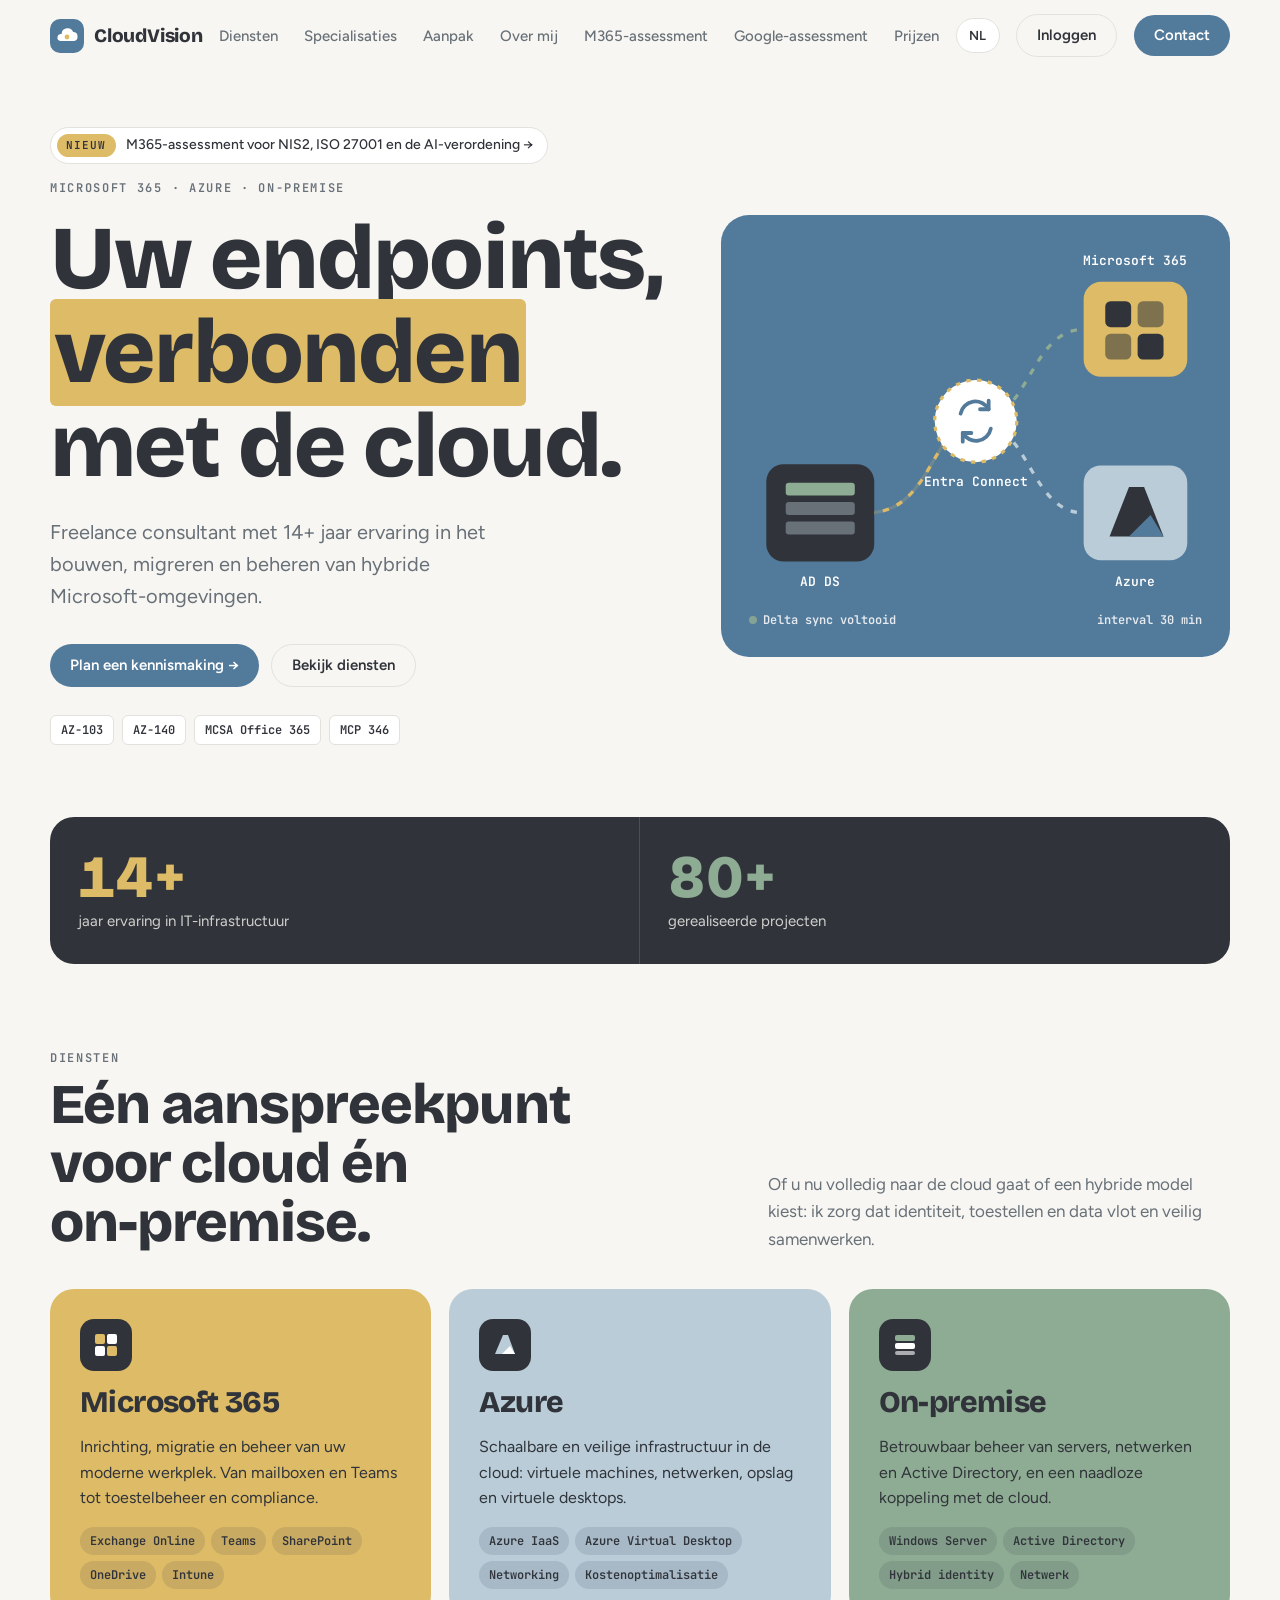
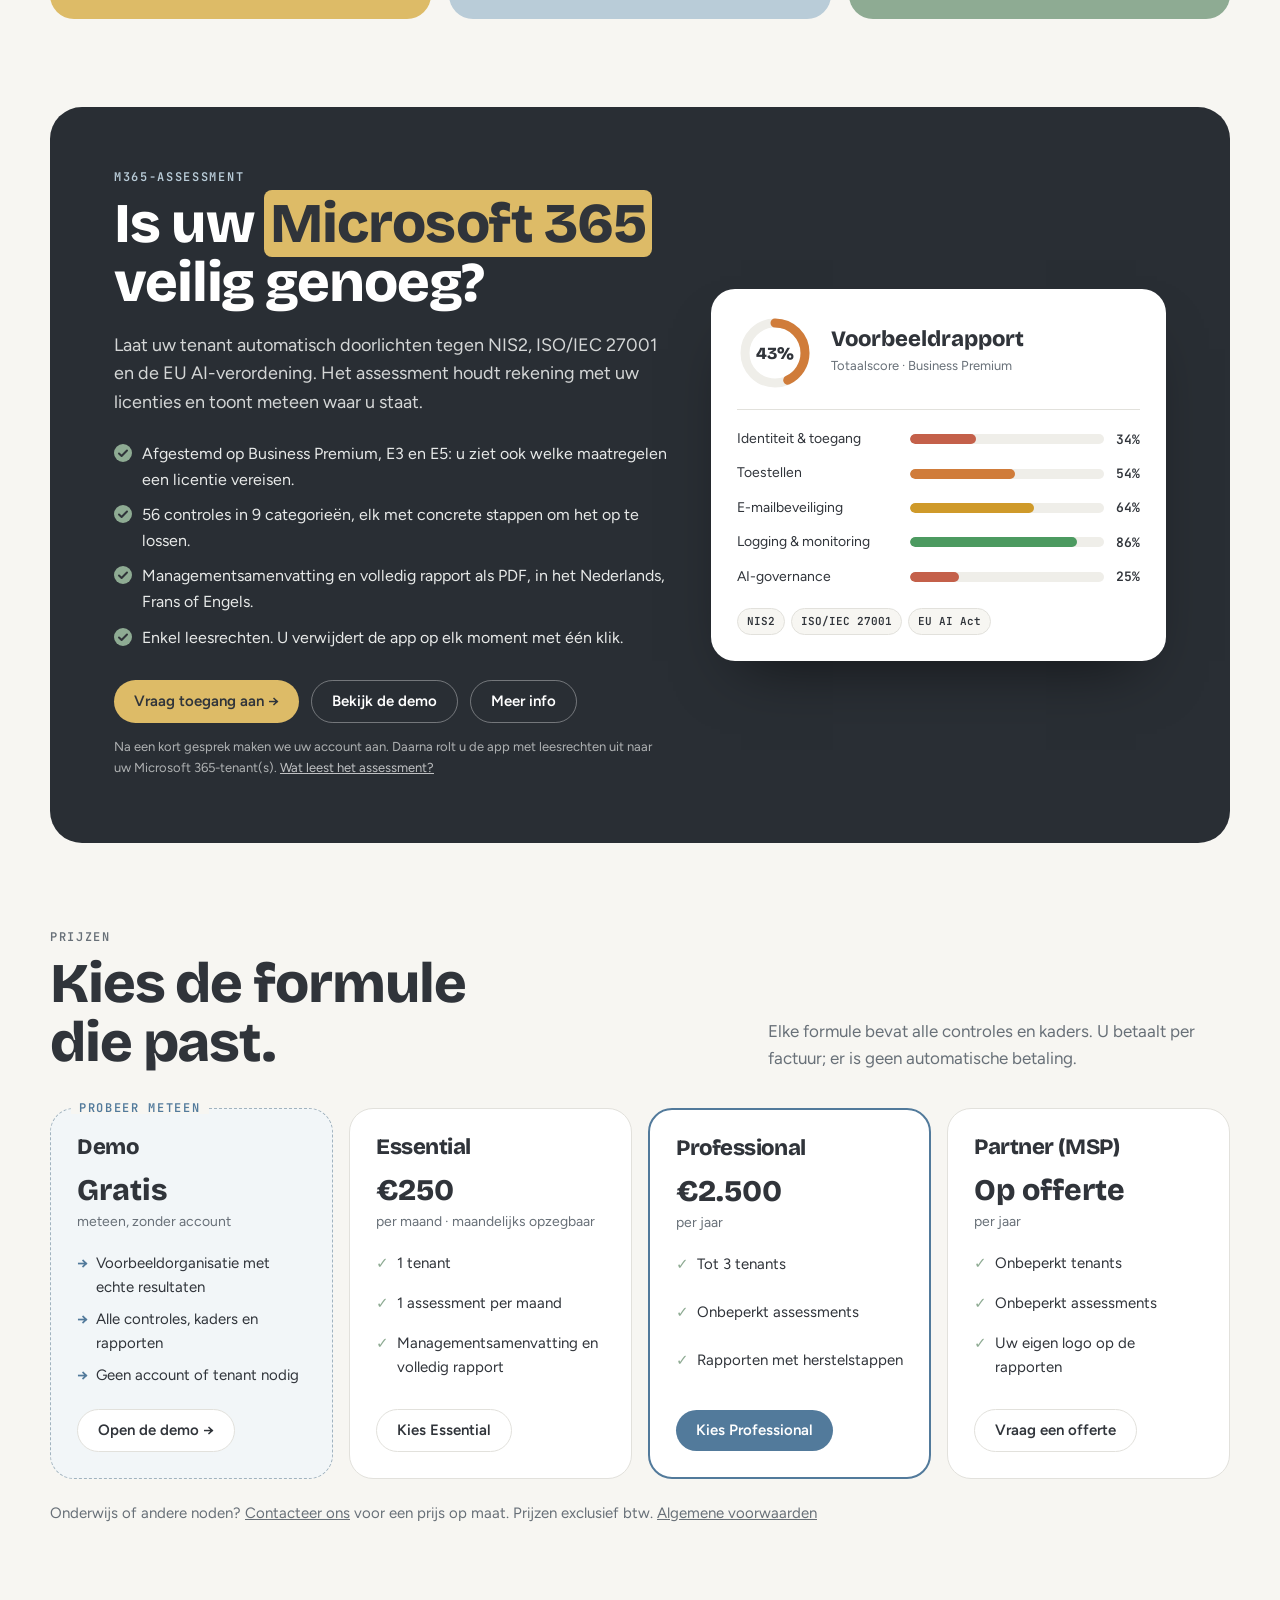
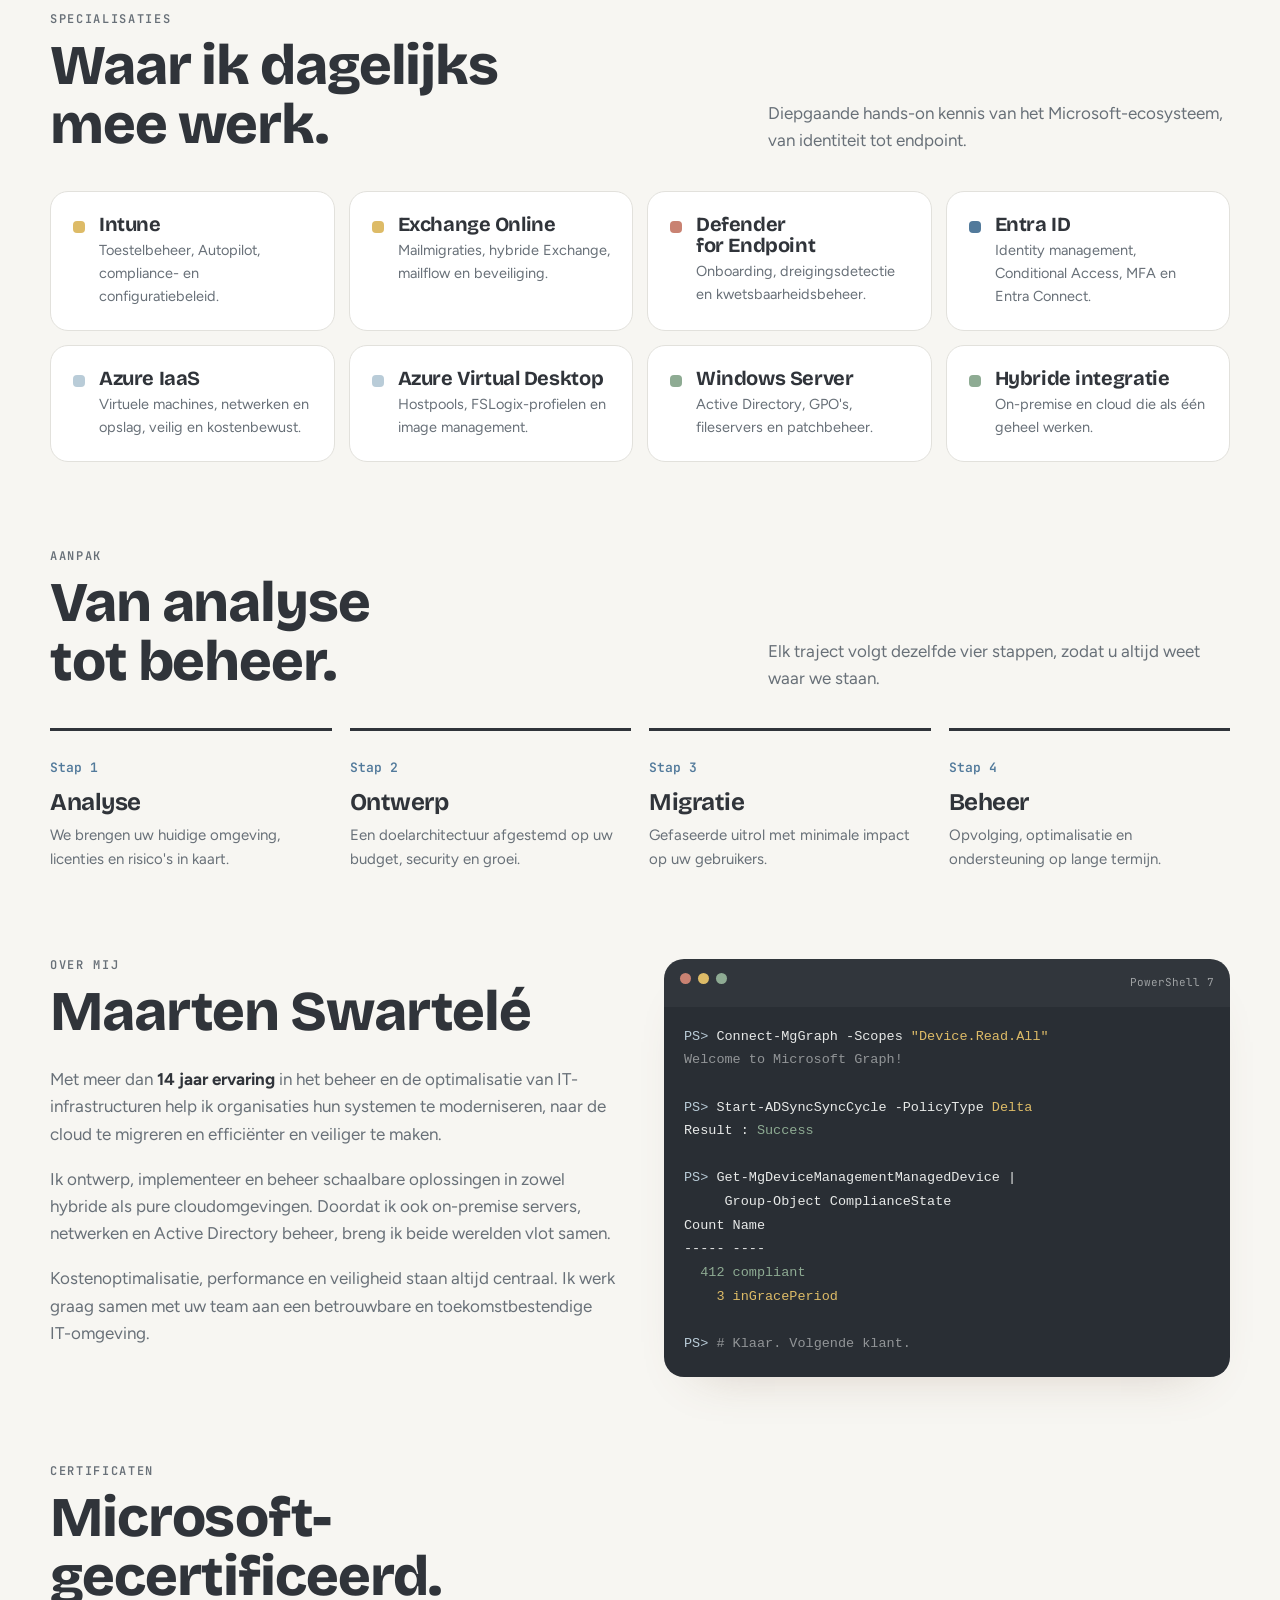
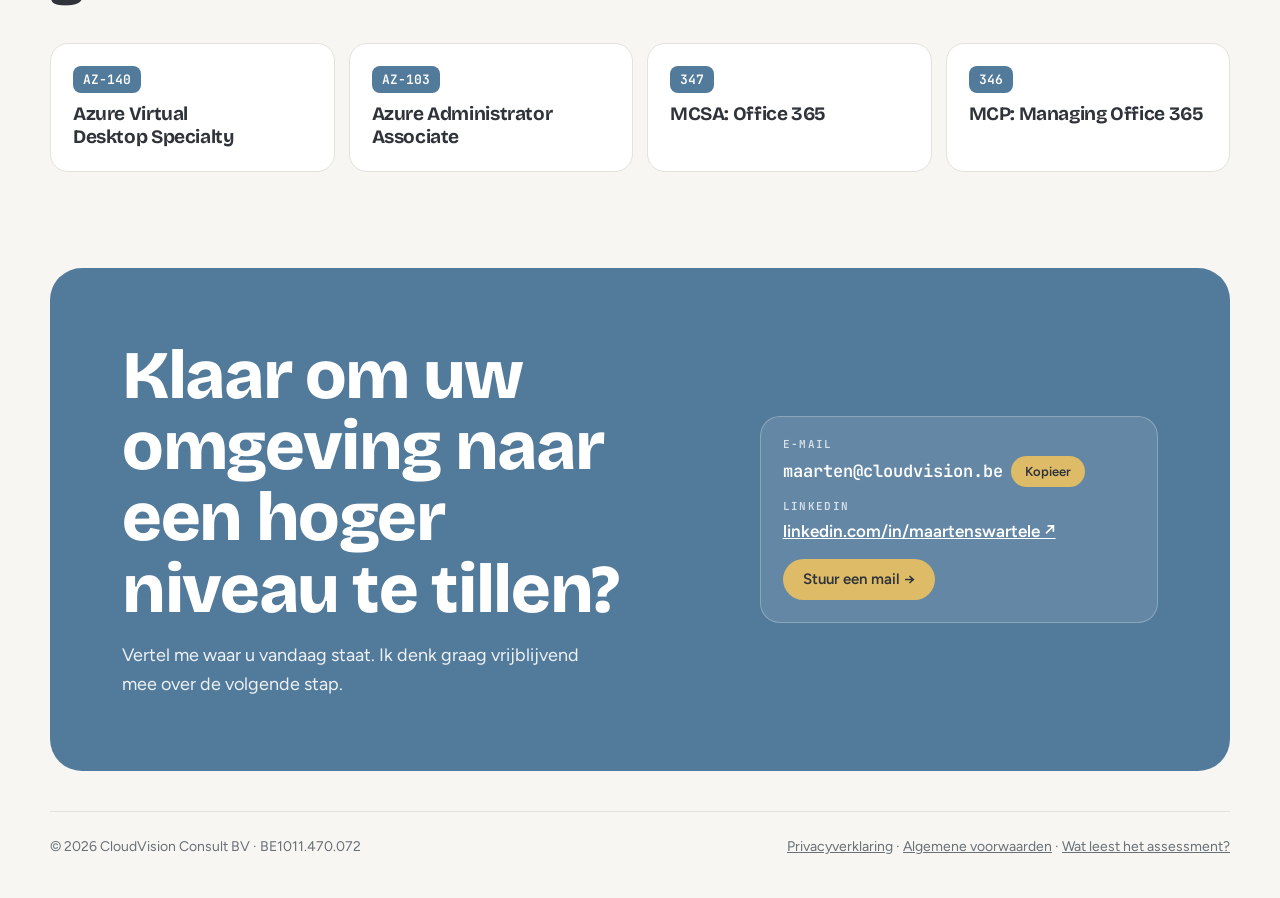
<file: index.html>
<!DOCTYPE html>
<html lang="nl">
<head>
<meta charset="utf-8">
<meta http-equiv="Content-Security-Policy" content="default-src 'self'; script-src 'self'; style-src 'self' 'unsafe-inline'; img-src 'self' data:; font-src 'self'; connect-src 'self'; object-src 'none'; base-uri 'self'; form-action 'none'; upgrade-insecure-requests">
<meta name="referrer" content="strict-origin-when-cross-origin">
<meta name="viewport" content="width=device-width, initial-scale=1, viewport-fit=cover">
<meta name="description" content="CloudVision: freelance consultant voor Microsoft 365, Azure en on-premise omgevingen. 14+ jaar ervaring.">
<title>CloudVision</title>
<link rel="stylesheet" href="/fonts/fonts.css">
<link rel="stylesheet" href="/site.css">
</head>
<body>
<div class="wrap">
<nav>
  <a class="logo" href="#top" aria-label="CloudVision">
    <svg width="34" height="34" viewBox="0 0 34 34" aria-hidden="true"><rect width="34" height="34" rx="10" fill="var(--cobalt)"/><path d="M10 22h14a4.5 4.5 0 0 0-.8-8.9A6 6 0 0 0 11.6 15 3.6 3.6 0 0 0 10 22Z" fill="#fff"/><circle cx="17" cy="18" r="2.4" fill="var(--sun)"/></svg>
    CloudVision
  </a>
  <div class="links">
    <a href="#diensten">Diensten</a>
    <a href="#specialisaties">Specialisaties</a>
    <a href="#aanpak">Aanpak</a>
    <a href="#over">Over mij</a>
    <a href="/m365-assessment.html" data-app-link>M365-assessment</a>
    <a href="https://gws.cloudvision.be/product" data-app-link>Google-assessment</a>
    <a href="#prijzen">Prijzen</a>
  </div>
  <label class="language-picker"><span id="language-label" class="sr-only">Taal</span><select id="language-select" aria-labelledby="language-label"><option value="nl" selected>NL</option><option value="fr">FR</option><option value="en">EN</option></select></label>
  <a class="btn btn-ghost" href="https://portal.cloudvision.be/login" data-app-link>Inloggen</a>
  <a class="btn btn-main" href="#contact">Contact</a>
</nav>

<header class="hero" id="top">
  <div>
    <a class="news" href="#assessment"><b>Nieuw</b> M365-assessment voor NIS2, ISO 27001 en de AI-verordening →</a>
    <p class="eyebrow">Microsoft 365 · Azure · On-premise</p>
    <h1 style="margin-top:18px">Uw endpoints, <span class="hl">verbonden</span> met de cloud.</h1>
    <p class="lede">Freelance consultant met 14+ jaar ervaring in het bouwen, migreren en beheren van hybride Microsoft-omgevingen.</p>
    <div class="cta">
      <a class="btn btn-main" href="#contact">Plan een kennismaking →</a>
      <a class="btn btn-ghost" href="#diensten">Bekijk diensten</a>
    </div>
    <div class="badges" aria-label="Certificaties">
      <span>AZ-103</span><span>AZ-140</span><span>MCSA Office 365</span><span>MCP 346</span>
    </div>
  </div>

  <div class="map" aria-label="Schema van een hybride omgeving: on-premise Active Directory gesynchroniseerd via Entra Connect naar Microsoft 365 en Azure">
    <svg viewBox="0 0 420 330" role="img">
      <title>Hybride omgeving</title>
      <!-- links -->
      <path class="flow" d="M110 250 C 170 250, 170 165, 210 165" fill="none" stroke="#FFC93D" stroke-width="3"/>
      <path d="M110 250 C 170 250, 170 165, 210 165" fill="none" stroke="#FFC93D" stroke-width="3" opacity=".2"/>
      <path class="flow" d="M210 165 C 260 165, 260 80, 310 80" fill="none" stroke="#2FD69A" stroke-width="3"/>
      <path class="flow" d="M210 165 C 260 165, 260 250, 310 250" fill="none" stroke="#7FD8FF" stroke-width="3"/>
      <!-- on-prem -->
      <g>
        <rect x="16" y="205" width="100" height="90" rx="16" fill="#0D1630"/>
        <rect x="34" y="222" width="64" height="12" rx="3" fill="#2FD69A"/>
        <rect x="34" y="240" width="64" height="12" rx="3" fill="#3A4F9A"/>
        <rect x="34" y="258" width="64" height="12" rx="3" fill="#3A4F9A"/>
        <text x="66" y="318" text-anchor="middle" fill="#fff" font-family="JetBrains Mono, monospace" font-size="12" font-weight="600">AD DS</text>
      </g>
      <!-- entra connect -->
      <g>
        <circle cx="210" cy="165" r="38" fill="#fff"/>
        <circle cx="210" cy="165" r="38" fill="none" stroke="#FFC93D" stroke-width="3" stroke-dasharray="4 6"/>
        <path d="M196 158a14 14 0 0 1 26-4m2 18a14 14 0 0 1-26 4" fill="none" stroke="#2946FF" stroke-width="3.5" stroke-linecap="round"/>
        <path d="M222 146v8h-8M198 184v-8h8" fill="none" stroke="#2946FF" stroke-width="3.5" stroke-linecap="round" stroke-linejoin="round"/>
        <text x="210" y="225" text-anchor="middle" fill="#fff" font-family="JetBrains Mono, monospace" font-size="12" font-weight="600">Entra Connect</text>
      </g>
      <!-- m365 -->
      <g>
        <rect x="310" y="36" width="96" height="88" rx="16" fill="#FFC93D"/>
        <rect x="330" y="54" width="24" height="24" rx="5" fill="#0D1630"/>
        <rect x="360" y="54" width="24" height="24" rx="5" fill="#0D1630" opacity=".55"/>
        <rect x="330" y="84" width="24" height="24" rx="5" fill="#0D1630" opacity=".55"/>
        <rect x="360" y="84" width="24" height="24" rx="5" fill="#0D1630"/>
        <text x="358" y="20" text-anchor="middle" fill="#fff" font-family="JetBrains Mono, monospace" font-size="12" font-weight="600">Microsoft 365</text>
      </g>
      <!-- azure -->
      <g>
        <rect x="310" y="206" width="96" height="88" rx="16" fill="#7FD8FF"/>
        <path d="M334 272 L352 226 L366 226 L384 272 Z" fill="#0D1630"/>
        <path d="M352 272 L372 252 L384 272 Z" fill="#2946FF"/>
        <text x="358" y="318" text-anchor="middle" fill="#fff" font-family="JetBrains Mono, monospace" font-size="12" font-weight="600">Azure</text>
      </g>
    </svg>
    <div class="map-cap"><span><i class="dot"></i>Delta sync voltooid</span><span>interval 30 min</span></div>
  </div>
</header>

<div class="stats" role="list">
  <div class="stat" role="listitem"><b>14+</b><span>jaar ervaring in IT-infrastructuur</span></div>
  <div class="stat" role="listitem"><b>80+</b><span>gerealiseerde projecten</span></div>
</div>

<section id="diensten">
  <div class="head">
    <div><p class="eyebrow">Diensten</p><h2>Eén aanspreekpunt voor cloud én on-premise.</h2></div>
    <p>Of u nu volledig naar de cloud gaat of een hybride model kiest: ik zorg dat identiteit, toestellen en data vlot en veilig samenwerken.</p>
  </div>
  <div class="pillars">
    <article class="pillar m365">
      <div class="ico"><svg width="26" height="26" viewBox="0 0 26 26" aria-hidden="true"><rect x="2" y="2" width="10" height="10" rx="2" fill="#FFC93D"/><rect x="14" y="2" width="10" height="10" rx="2" fill="#fff"/><rect x="2" y="14" width="10" height="10" rx="2" fill="#fff"/><rect x="14" y="14" width="10" height="10" rx="2" fill="#FFC93D"/></svg></div>
      <h3>Microsoft 365</h3>
      <p>Inrichting, migratie en beheer van uw moderne werkplek. Van mailboxen en Teams tot toestelbeheer en compliance.</p>
      <ul><li>Exchange Online</li><li>Teams</li><li>SharePoint</li><li>OneDrive</li><li>Intune</li></ul>
    </article>
    <article class="pillar azure">
      <div class="ico"><svg width="26" height="26" viewBox="0 0 26 26" aria-hidden="true"><path d="M3 22 L11 3 L16 3 L23 22 Z" fill="#7FD8FF"/><path d="M10 22 L18 14 L23 22 Z" fill="#fff"/></svg></div>
      <h3>Azure</h3>
      <p>Schaalbare en veilige infrastructuur in de cloud: virtuele machines, netwerken, opslag en virtuele desktops.</p>
      <ul><li>Azure IaaS</li><li>Azure Virtual Desktop</li><li>Networking</li><li>Kostenoptimalisatie</li></ul>
    </article>
    <article class="pillar onprem">
      <div class="ico"><svg width="26" height="26" viewBox="0 0 26 26" aria-hidden="true"><rect x="3" y="3" width="20" height="6" rx="2" fill="#2FD69A"/><rect x="3" y="11" width="20" height="6" rx="2" fill="#fff"/><rect x="3" y="19" width="20" height="4" rx="2" fill="#fff" opacity=".6"/></svg></div>
      <h3>On-premise</h3>
      <p>Betrouwbaar beheer van servers, netwerken en Active Directory, en een naadloze koppeling met de cloud.</p>
      <ul><li>Windows Server</li><li>Active Directory</li><li>Hybrid identity</li><li>Netwerk</li></ul>
    </article>
  </div>
</section>

<section id="assessment">
  <div class="assess">
    <div>
      <p class="eyebrow">M365-assessment</p>
      <h2>Is uw <span class="hl">Microsoft 365</span> veilig genoeg?</h2>
      <p class="intro">Laat uw tenant automatisch doorlichten tegen NIS2, ISO/IEC 27001 en de EU AI-verordening. Het assessment houdt rekening met uw licenties en toont meteen waar u staat.</p>
      <ul>
        <li>Afgestemd op Business Premium, E3 en E5: u ziet ook welke maatregelen een licentie vereisen.</li>
        <li>56 controles in 9 categorieën, elk met concrete stappen om het op te lossen.</li>
        <li>Managementsamenvatting en volledig rapport als PDF, in het Nederlands, Frans of Engels.</li>
        <li>Enkel leesrechten. U verwijdert de app op elk moment met één klik.</li>
      </ul>
      <div class="cta">
        <a class="btn btn-sun" href="https://portal.cloudvision.be/request-access" data-app-link>Vraag toegang aan →</a>
        <a class="btn btn-ghost" href="https://portal.cloudvision.be/demo" data-app-link>Bekijk de demo</a>
        <a class="btn btn-ghost" href="/m365-assessment.html" data-app-link>Meer info</a>
      </div>
      <p class="note">Na een kort gesprek maken we uw account aan. Daarna rolt u de app met leesrechten uit naar uw Microsoft 365-tenant(s). <a href="/permissions.html" data-app-link style="color:#fff">Wat leest het assessment?</a></p>
    </div>
    <div class="preview" aria-label="Voorbeeld van een assessmentrapport">
      <div class="top">
        <svg width="76" height="76" viewBox="0 0 76 76" aria-hidden="true"><circle cx="38" cy="38" r="30" fill="none" stroke="#EFEEE9" stroke-width="9"/><circle cx="38" cy="38" r="30" fill="none" stroke="#D07C3A" stroke-width="9" stroke-linecap="round" stroke-dasharray="81 189" transform="rotate(-90 38 38)"/><text x="38" y="44" text-anchor="middle" font-family="Bricolage Grotesque, sans-serif" font-weight="800" font-size="17" fill="#30343A">43%</text></svg>
        <div><strong>Voorbeeldrapport</strong><span>Totaalscore · Business Premium</span></div>
      </div>
      <div class="bars">
        <div class="bar"><span>Identiteit &amp; toegang</span><span class="track"><i style="width:34%;background:#C4604A"></i></span><b>34%</b></div>
        <div class="bar"><span>Toestellen</span><span class="track"><i style="width:54%;background:#D07C3A"></i></span><b>54%</b></div>
        <div class="bar"><span>E-mailbeveiliging</span><span class="track"><i style="width:64%;background:#CF9A2A"></i></span><b>64%</b></div>
        <div class="bar"><span>Logging &amp; monitoring</span><span class="track"><i style="width:86%;background:#4C9A60"></i></span><b>86%</b></div>
        <div class="bar"><span>AI-governance</span><span class="track"><i style="width:25%;background:#C4604A"></i></span><b>25%</b></div>
      </div>
      <div class="tags"><span>NIS2</span><span>ISO/IEC 27001</span><span>EU AI Act</span></div>
    </div>
  </div>
</section>

<section id="prijzen">
  <div class="head">
    <div><p class="eyebrow">Prijzen</p><h2>Kies de formule die past.</h2></div>
    <p>Elke formule bevat alle controles en kaders. U betaalt per factuur; er is geen automatische betaling.</p>
  </div>
  <div class="plans">
    <article class="plan demo">
      <p class="eyebrow">Probeer meteen</p>
      <h3>Demo</h3><p class="price">Gratis</p><p class="per">meteen, zonder account</p>
      <ul><li>Voorbeeldorganisatie met echte resultaten</li><li>Alle controles, kaders en rapporten</li><li>Geen account of tenant nodig</li></ul>
      <a class="btn btn-ghost" href="https://portal.cloudvision.be/demo" data-app-link>Open de demo →</a>
    </article>
    <article class="plan">
      <h3>Essential</h3><p class="price">€250</p><p class="per">per maand · maandelijks opzegbaar</p>
      <ul><li>1 tenant</li><li>1 assessment per maand</li><li>Managementsamenvatting en volledig rapport</li></ul>
      <a class="btn btn-ghost" href="https://portal.cloudvision.be/request-access?plan=essential" data-app-link>Kies Essential</a>
    </article>
    <article class="plan featured">
      <h3>Professional</h3><p class="price">€2.500</p><p class="per">per jaar</p>
      <ul><li>Tot 3 tenants</li><li>Onbeperkt assessments</li><li>Rapporten met herstelstappen</li></ul>
      <a class="btn btn-main" href="https://portal.cloudvision.be/request-access?plan=pro" data-app-link>Kies Professional</a>
    </article>
    <article class="plan">
      <h3>Partner (MSP)</h3><p class="price">Op offerte</p><p class="per">per jaar</p>
      <ul><li>Onbeperkt tenants</li><li>Onbeperkt assessments</li><li>Uw eigen logo op de rapporten</li></ul>
      <a class="btn btn-ghost" href="https://portal.cloudvision.be/request-access?plan=msp" data-app-link>Vraag een offerte</a>
    </article>
  </div>
  <p class="plans-note">Onderwijs of andere noden? <a href="#contact">Contacteer ons</a> voor een prijs op maat. Prijzen exclusief btw. <a href="/terms.html" data-app-link>Algemene voorwaarden</a></p>
</section>

<section id="specialisaties">
  <div class="head">
    <div><p class="eyebrow">Specialisaties</p><h2>Waar ik dagelijks mee werk.</h2></div>
    <p>Diepgaande hands-on kennis van het Microsoft-ecosysteem, van identiteit tot endpoint.</p>
  </div>
  <div class="specs">
    <div class="spec"><i class="sw" style="background:var(--sun)"></i><div><h3>Intune</h3><p>Toestelbeheer, Autopilot, compliance- en configuratiebeleid.</p></div></div>
    <div class="spec"><i class="sw" style="background:var(--sun)"></i><div><h3>Exchange Online</h3><p>Mailmigraties, hybride Exchange, mailflow en beveiliging.</p></div></div>
    <div class="spec"><i class="sw" style="background:var(--coral)"></i><div><h3>Defender for Endpoint</h3><p>Onboarding, dreigingsdetectie en kwetsbaarheidsbeheer.</p></div></div>
    <div class="spec"><i class="sw" style="background:var(--cobalt)"></i><div><h3>Entra ID</h3><p>Identity management, Conditional Access, MFA en Entra Connect.</p></div></div>
    <div class="spec"><i class="sw" style="background:#7FD8FF"></i><div><h3>Azure IaaS</h3><p>Virtuele machines, netwerken en opslag, veilig en kostenbewust.</p></div></div>
    <div class="spec"><i class="sw" style="background:#7FD8FF"></i><div><h3>Azure Virtual Desktop</h3><p>Hostpools, FSLogix-profielen en image management.</p></div></div>
    <div class="spec"><i class="sw" style="background:var(--mint)"></i><div><h3>Windows Server</h3><p>Active Directory, GPO's, fileservers en patchbeheer.</p></div></div>
    <div class="spec"><i class="sw" style="background:var(--mint)"></i><div><h3>Hybride integratie</h3><p>On-premise en cloud die als één geheel werken.</p></div></div>
  </div>
</section>

<section id="aanpak">
  <div class="head">
    <div><p class="eyebrow">Aanpak</p><h2>Van analyse tot beheer.</h2></div>
    <p>Elk traject volgt dezelfde vier stappen, zodat u altijd weet waar we staan.</p>
  </div>
  <div class="steps">
    <div class="step"><b>Stap 1</b><h3>Analyse</h3><p>We brengen uw huidige omgeving, licenties en risico's in kaart.</p></div>
    <div class="step"><b>Stap 2</b><h3>Ontwerp</h3><p>Een doelarchitectuur afgestemd op uw budget, security en groei.</p></div>
    <div class="step"><b>Stap 3</b><h3>Migratie</h3><p>Gefaseerde uitrol met minimale impact op uw gebruikers.</p></div>
    <div class="step"><b>Stap 4</b><h3>Beheer</h3><p>Opvolging, optimalisatie en ondersteuning op lange termijn.</p></div>
  </div>
</section>

<section id="over">
  <div class="about">
    <div>
      <p class="eyebrow">Over mij</p>
      <h2 style="font-size:clamp(34px,4.6vw,56px);font-weight:800;margin-block:12px 24px;max-width:14ch">Maarten Swartelé</h2>
      <div class="text">
        <p>Met meer dan <strong>14 jaar ervaring</strong> in het beheer en de optimalisatie van IT-infrastructuren help ik organisaties hun systemen te moderniseren, naar de cloud te migreren en efficiënter en veiliger te maken.</p>
        <p>Ik ontwerp, implementeer en beheer schaalbare oplossingen in zowel hybride als pure cloudomgevingen. Doordat ik ook on-premise servers, netwerken en Active Directory beheer, breng ik beide werelden vlot samen.</p>
        <p>Kostenoptimalisatie, performance en veiligheid staan altijd centraal. Ik werk graag samen met uw team aan een betrouwbare en toekomstbestendige IT-omgeving.</p>
      </div>
    </div>
    <div class="term" aria-label="Voorbeeld van een PowerShell-sessie">
      <div class="term-bar"><i></i><i></i><i></i><em>PowerShell 7</em></div>
<pre><span class="p">PS&gt;</span> Connect-MgGraph -Scopes <span class="c">"Device.Read.All"</span>
<span class="d">Welcome to Microsoft Graph!</span>

<span class="p">PS&gt;</span> Start-ADSyncSyncCycle -PolicyType <span class="c">Delta</span>
Result : <span class="ok">Success</span>

<span class="p">PS&gt;</span> Get-MgDeviceManagementManagedDevice |
     Group-Object ComplianceState
Count Name
----- ----
  <span class="ok">412 compliant</span>
    <span class="c">3 inGracePeriod</span>

<span class="p">PS&gt;</span> <span class="d"># Klaar. Volgende klant.</span></pre>
    </div>
  </div>
</section>

<section id="certificaten">
  <div class="head">
    <div><p class="eyebrow">Certificaten</p><h2>Microsoft-gecertificeerd.</h2></div>
  </div>
  <div class="certs">
    <div class="cert"><code>AZ-140</code><h3>Azure Virtual Desktop Specialty</h3></div>
    <div class="cert"><code>AZ-103</code><h3>Azure Administrator Associate</h3></div>
    <div class="cert"><code>347</code><h3>MCSA: Office 365</h3></div>
    <div class="cert"><code>346</code><h3>MCP: Managing Office 365</h3></div>
  </div>
</section>

<section class="contact" id="contact">
  <i class="orb a"></i><i class="orb b"></i>
  <div style="position:relative">
    <h2>Klaar om uw omgeving naar een hoger niveau te tillen?</h2>
    <p>Vertel me waar u vandaag staat. Ik denk graag vrijblijvend mee over de volgende stap.</p>
  </div>
  <div class="box">
    <div class="row">
      <small>E-mail</small>
      <div class="mail"><span id="mail">maarten@cloudvision.be</span><button class="copy" id="copy" type="button">Kopieer</button></div>
    </div>
    <div class="row">
      <small>LinkedIn</small>
      <a class="li" href="https://www.linkedin.com/in/maartenswartele/" target="_blank" rel="noopener">linkedin.com/in/maartenswartele ↗</a>
    </div>
    <a class="btn btn-sun" href="mailto:maarten@cloudvision.be" style="align-self:flex-start">Stuur een mail →</a>
  </div>
</section>

<footer>
  <span>© 2026 CloudVision Consult BV · BE1011.470.072</span>
  <span><a href="/privacy.html" data-app-link>Privacyverklaring</a> · <a href="/terms.html" data-app-link>Algemene voorwaarden</a> · <a href="/permissions.html" data-app-link>Wat leest het assessment?</a></span>
</footer>
</div>

<script src="translations.js"></script>
<script src="app-links.js"></script>
</body>
</html>
</file>
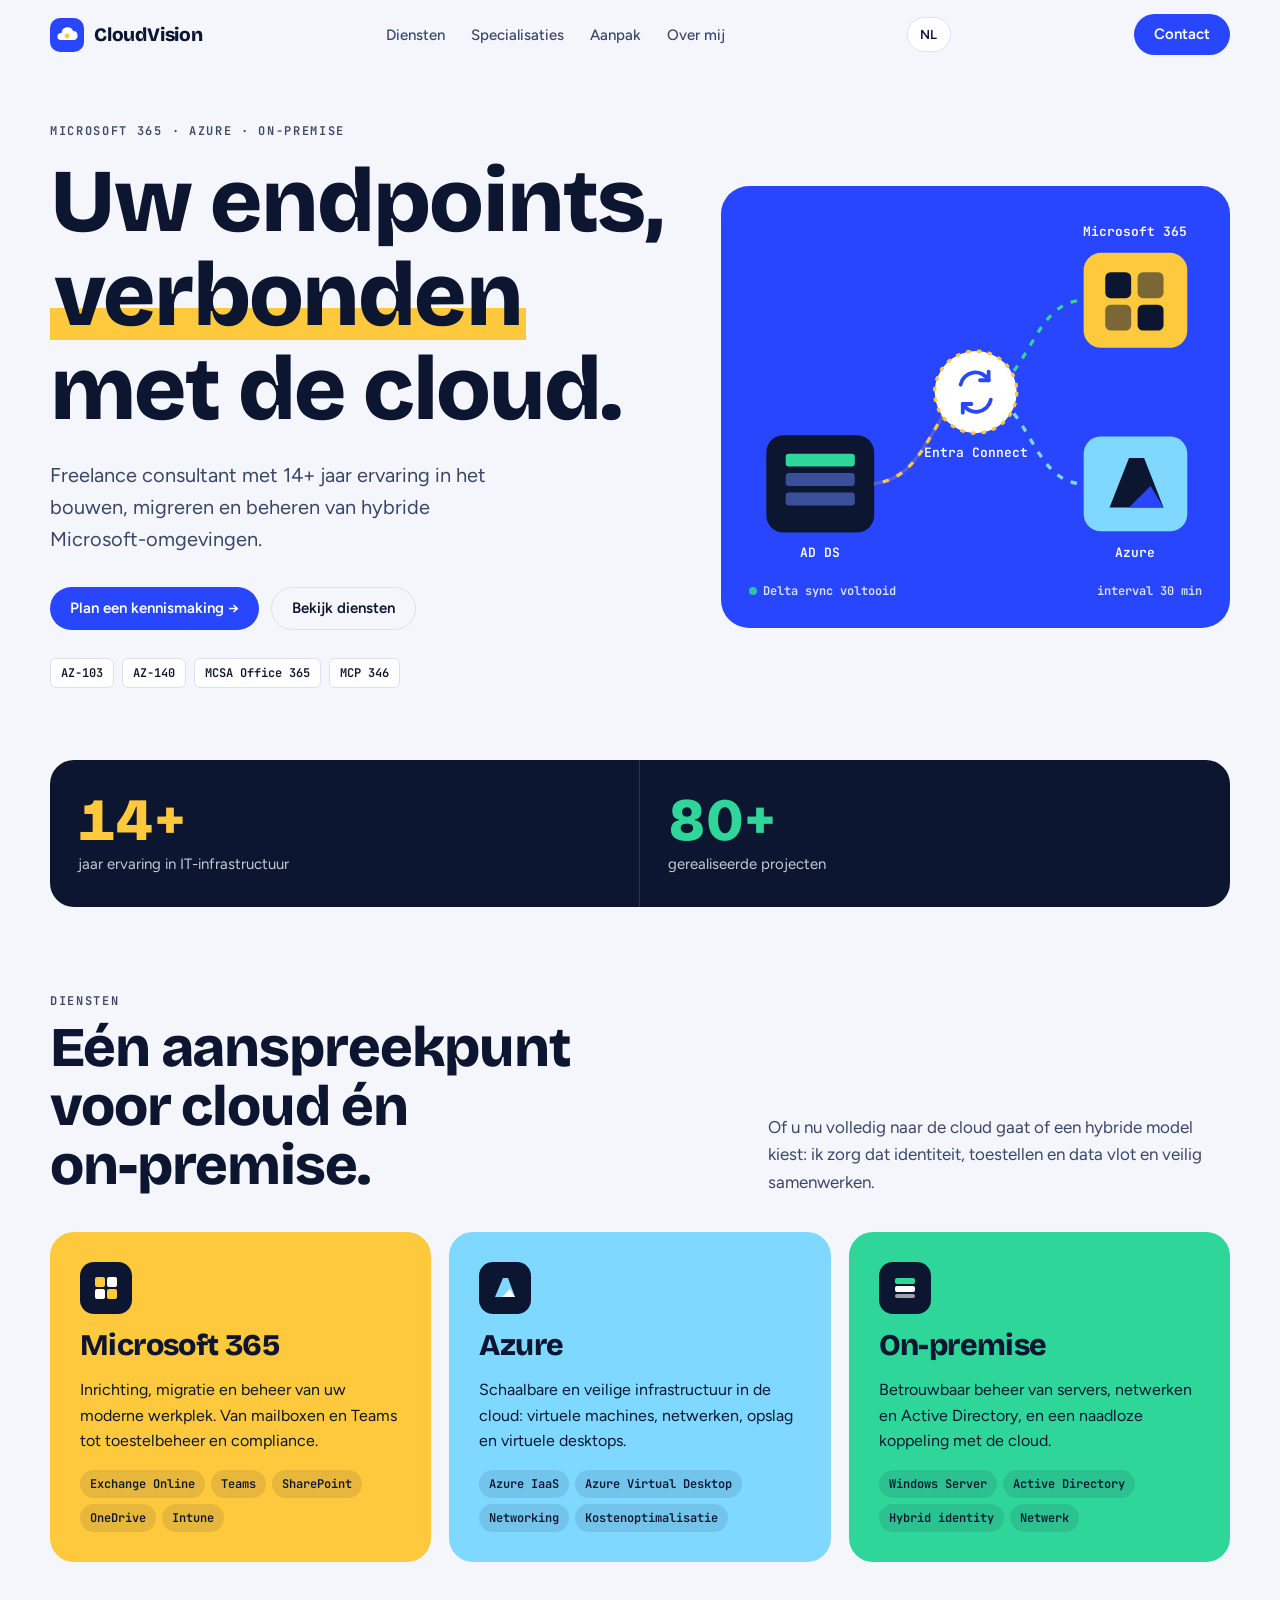
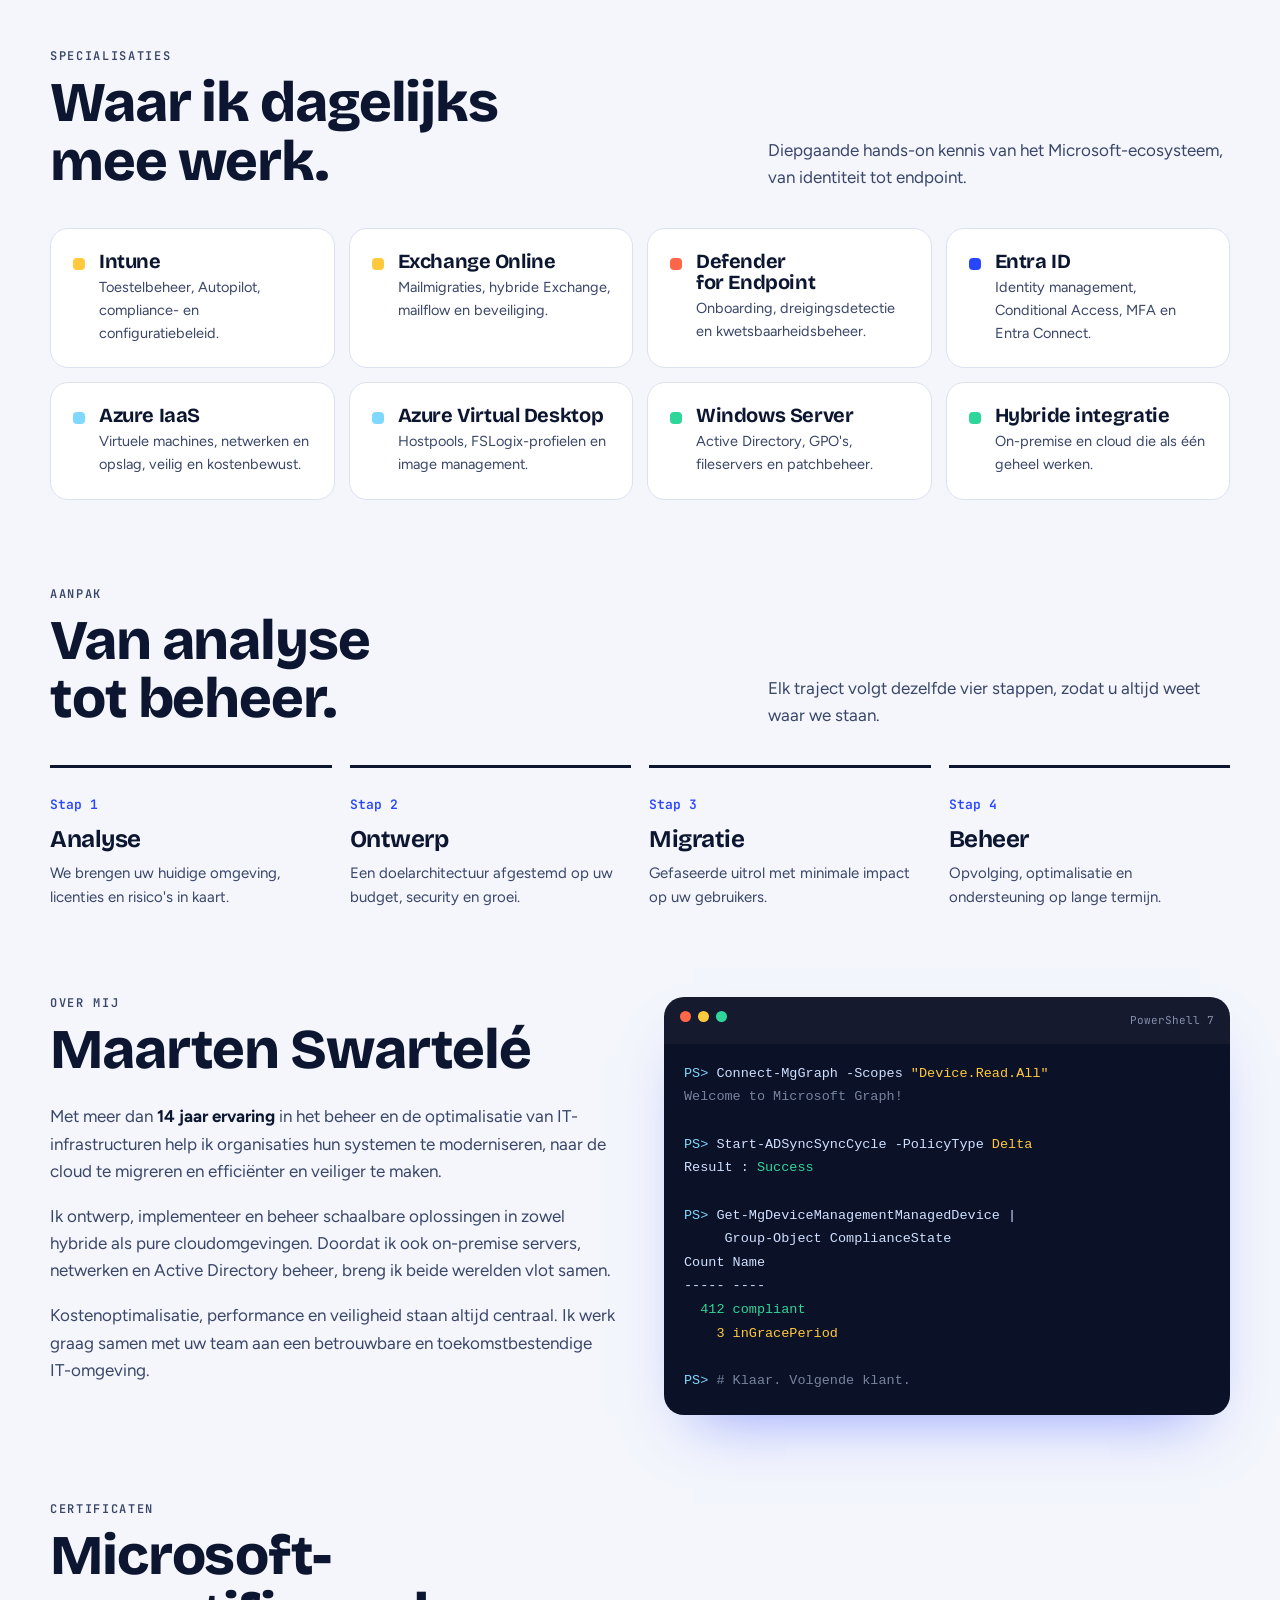
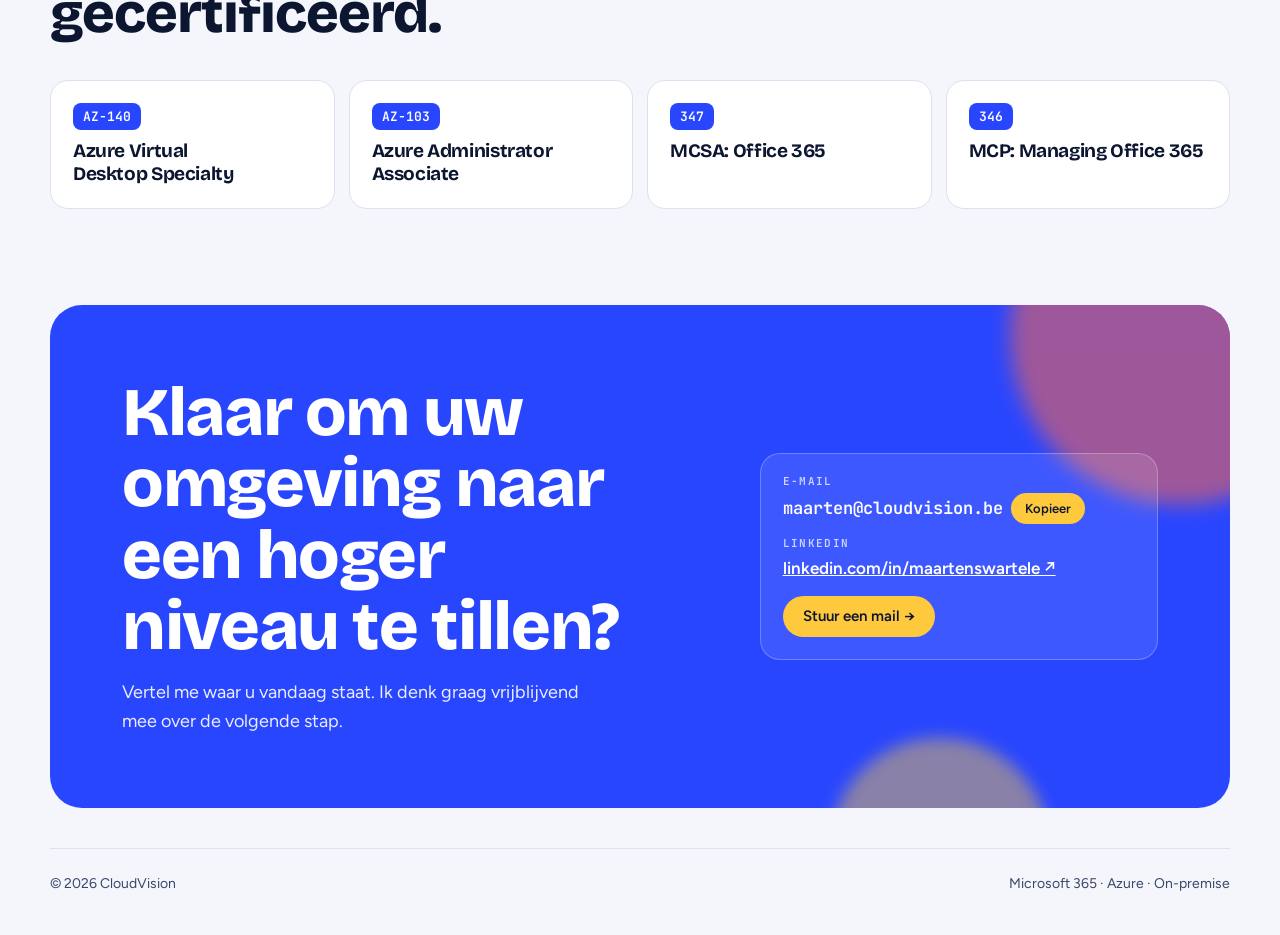
<file: index-alternative.html>
<!DOCTYPE html>
<html lang="nl">
<head>
<meta charset="utf-8">
<meta http-equiv="Content-Security-Policy" content="default-src 'self'; script-src 'self'; style-src 'self' 'unsafe-inline'; img-src 'self' data:; font-src 'self'; connect-src 'self'; object-src 'none'; base-uri 'self'; form-action 'none'; upgrade-insecure-requests">
<meta name="referrer" content="strict-origin-when-cross-origin">
<meta name="viewport" content="width=device-width, initial-scale=1, viewport-fit=cover">
<meta name="description" content="CloudVision: freelance consultant voor Microsoft 365, Azure en on-premise omgevingen. 14+ jaar ervaring.">
<title>CloudVision | Alternative</title>
<link rel="stylesheet" href="/fonts/fonts.css">
<style>
body{margin:0}
:root{
  --ink:#0D1630; --ink-2:#3A4668; --paper:#F4F6FC; --card:#FFFFFF; --line:#DCE1F0;
  --cobalt:#2946FF; --cobalt-ink:#FFFFFF; --sun:#FFC93D; --mint:#2FD69A; --coral:#FF6647;
  --term:#0B1126; --term-ink:#CFE0FF;
  --display:"Bricolage Grotesque", "Segoe UI", system-ui, sans-serif;
  --body:"Figtree", "Segoe UI", system-ui, sans-serif;
  --mono:"JetBrains Mono", ui-monospace, Consolas, monospace;
}
@media (prefers-color-scheme: dark){
  :root:not([data-theme="light"]){
    color-scheme:dark;
    --ink:#EEF1FF; --ink-2:#A9B3D6; --paper:#0A0F22; --card:#121A36; --line:#243056;
    --cobalt:#4E66FF; --term:#050817;
  }
}
:root[data-theme="dark"]{
  color-scheme:dark;
  --ink:#EEF1FF; --ink-2:#A9B3D6; --paper:#0A0F22; --card:#121A36; --line:#243056;
  --cobalt:#4E66FF; --term:#050817;
}
*{box-sizing:border-box}
html{scroll-behavior:smooth}
body{background:var(--paper);color:var(--ink);font:400 17px/1.6 var(--body);padding-inline:clamp(16px,4vw,48px)}
.wrap{max-width:1180px;margin-inline:auto}
h1,h2,h3{font-family:var(--display);text-wrap:balance;margin:0;line-height:1.05;letter-spacing:-.02em}
p{margin:0}
a{color:inherit}
:focus-visible{outline:3px solid var(--sun);outline-offset:3px;border-radius:6px}
.eyebrow{font:600 12px/1 var(--mono);letter-spacing:.14em;text-transform:uppercase;color:var(--ink-2)}

/* nav */
nav{position:sticky;top:env(safe-area-inset-top,0px);z-index:10;display:flex;align-items:center;justify-content:space-between;gap:16px;padding-block:14px;background:color-mix(in srgb,var(--paper) 88%,transparent);backdrop-filter:blur(10px);margin-inline:calc(-1*clamp(16px,4vw,48px));padding-inline:clamp(16px,4vw,48px)}
.logo{display:flex;align-items:center;gap:10px;font:800 19px/1 var(--display);text-decoration:none;letter-spacing:-.01em}
.logo svg{flex:none}
.links{display:flex;gap:26px;font-weight:500;font-size:15px}
.links a{text-decoration:none;color:var(--ink-2)}
.links a:hover{color:var(--ink)}
.btn{display:inline-flex;align-items:center;gap:8px;font:600 15px/1 var(--body);padding:13px 20px;border-radius:999px;text-decoration:none;border:0;cursor:pointer;transition:transform .15s}
.btn:hover{transform:translateY(-2px)}
.btn-main{background:var(--cobalt);color:var(--cobalt-ink)}
.btn-sun{background:var(--sun);color:#0D1630}
.btn-ghost{border:1.5px solid var(--line);color:var(--ink);background:transparent}
@media (max-width:820px){.links{display:none}}
.language-picker select{appearance:none;background:var(--card);border:1px solid var(--line);border-radius:999px;color:var(--ink);font:600 13px/1 var(--body);padding:10px 12px;cursor:pointer}
.language-picker select:focus-visible{outline:3px solid var(--sun);outline-offset:3px}
.sr-only{position:absolute;width:1px;height:1px;padding:0;margin:-1px;overflow:hidden;clip:rect(0,0,0,0);white-space:nowrap;border:0}
@media (max-width:400px){nav{gap:8px}.logo{gap:7px;font-size:17px}.language-picker select{padding-inline:9px}nav>.btn{padding-inline:12px}}

/* hero */
.hero{display:grid;grid-template-columns:1.1fr .9fr;gap:48px;align-items:center;padding-block:56px 72px}
.hero h1{font-size:clamp(44px,7vw,92px);font-weight:800}
.hero h1 .hl{background:linear-gradient(transparent 62%,var(--sun) 62%,var(--sun) 92%,transparent 92%);padding-inline:4px}
[data-theme="dark"] .hero h1 .hl{color:#0D1630;background:var(--sun);border-radius:6px}
@media (prefers-color-scheme:dark){:root:not([data-theme="light"]) .hero h1 .hl{color:#0D1630;background:var(--sun);border-radius:6px}}
.hero .lede{font-size:20px;color:var(--ink-2);max-width:34ch;margin-top:22px}
.hero .cta{display:flex;flex-wrap:wrap;gap:12px;margin-top:32px}
.badges{display:flex;flex-wrap:wrap;gap:8px;margin-top:28px}
.badges span{font:600 12px/1 var(--mono);padding:8px 10px;border-radius:6px;background:var(--card);border:1px solid var(--line)}

/* hybrid map */
.map{position:relative;background:var(--cobalt);border-radius:28px;padding:28px;color:#fff;overflow:hidden}
.map svg{width:100%;height:auto;display:block}
.map .flow{stroke-dasharray:6 8;animation:flow 1.6s linear infinite}
@keyframes flow{to{stroke-dashoffset:-28}}
.map-cap{display:flex;justify-content:space-between;gap:12px;font:600 12px/1.3 var(--mono);opacity:.85;margin-top:14px}
.dot{display:inline-block;width:8px;height:8px;border-radius:50%;background:var(--mint);margin-right:6px;box-shadow:0 0 0 0 var(--mint);animation:pulse 2s infinite}
@keyframes pulse{0%{box-shadow:0 0 0 0 rgba(47,214,154,.7)}70%{box-shadow:0 0 0 10px rgba(47,214,154,0)}100%{box-shadow:0 0 0 0 rgba(47,214,154,0)}}

/* stats strip */
.stats{display:grid;grid-template-columns:repeat(2,1fr);gap:0;background:var(--ink);color:var(--paper);border-radius:24px;overflow:hidden}
.stat{padding:30px 28px;border-right:1px solid color-mix(in srgb,var(--paper) 14%,transparent)}
.stat:last-child{border-right:0}
.stat b{display:block;font:800 clamp(40px,5vw,60px)/1 var(--display);font-variant-numeric:tabular-nums}
.stat:nth-child(1) b{color:var(--sun)} .stat:nth-child(2) b{color:var(--mint)} .stat:nth-child(3) b{color:var(--coral)}
.stat span{font-size:15px;opacity:.8}

section{padding-block:88px 0}
.head{display:flex;justify-content:space-between;align-items:end;gap:24px;flex-wrap:wrap;margin-bottom:36px}
.head h2{font-size:clamp(34px,4.6vw,56px);font-weight:800;max-width:16ch;margin-top:12px}
.head p{max-width:42ch;color:var(--ink-2)}

/* pillars */
.pillars{display:grid;grid-template-columns:repeat(3,1fr);gap:18px}
.pillar{border-radius:24px;padding:30px;display:flex;flex-direction:column;gap:16px;color:#0D1630}
.pillar.m365{background:var(--sun)}
.pillar.azure{background:#7FD8FF}
.pillar.onprem{background:var(--mint)}
.pillar h3{font-size:30px;font-weight:800}
.pillar p{font-size:16px}
.pillar ul{list-style:none;padding:0;margin:auto 0 0;display:flex;flex-wrap:wrap;gap:6px}
.pillar li{font:600 12px/1 var(--mono);padding:8px 10px;border-radius:999px;background:rgba(13,22,48,.1)}
.pillar .ico{width:52px;height:52px;border-radius:14px;background:#0D1630;display:grid;place-items:center}

/* terminal + about */
.about{display:grid;grid-template-columns:1fr 1fr;gap:48px;align-items:start}
.about .text{display:flex;flex-direction:column;gap:18px;color:var(--ink-2);max-width:60ch}
.about .text strong{color:var(--ink)}
.term{background:var(--term);color:var(--term-ink);border-radius:20px;font:400 13.5px/1.75 var(--mono);overflow:hidden;box-shadow:0 30px 60px -30px rgba(41,70,255,.5)}
.term-bar{display:flex;gap:7px;padding:14px 16px;background:rgba(255,255,255,.04)}
.term-bar i{width:11px;height:11px;border-radius:50%;background:#FF6647}
.term-bar i:nth-child(2){background:#FFC93D}.term-bar i:nth-child(3){background:#2FD69A}
.term-bar em{margin-left:auto;font-style:normal;font-size:11px;opacity:.6}
.term pre{margin:0;padding:18px 20px 22px;overflow-x:auto;white-space:pre}
.term .p{color:#7FD8FF}.term .c{color:#FFC93D}.term .ok{color:#2FD69A}.term .d{opacity:.55}

/* specialisations */
.specs{display:grid;grid-template-columns:repeat(4,1fr);gap:14px}
.spec{background:var(--card);border:1px solid var(--line);border-radius:18px;padding:22px;display:flex;gap:14px;align-items:flex-start;transition:border-color .2s,transform .2s}
.spec:hover{border-color:var(--cobalt);transform:translateY(-3px)}
.spec .sw{flex:none;width:12px;height:12px;border-radius:4px;margin-top:7px}
.spec h3{font-size:20px;font-weight:700}
.spec p{font-size:14.5px;color:var(--ink-2);margin-top:4px}

/* process */
.steps{display:grid;grid-template-columns:repeat(4,1fr);gap:18px;counter-reset:s}
.step{position:relative;padding-top:22px;border-top:3px solid var(--ink)}
.step b{font:600 13px/1 var(--mono);color:var(--cobalt)}
.step h3{font-size:24px;font-weight:700;margin-top:10px}
.step p{font-size:15px;color:var(--ink-2);margin-top:8px}

/* certs */
.certs{display:grid;grid-template-columns:repeat(4,1fr);gap:14px}
.cert{border-radius:18px;padding:22px;background:var(--card);border:1px solid var(--line);display:flex;flex-direction:column;gap:10px}
.cert code{font:600 13px/1 var(--mono);align-self:flex-start;padding:7px 10px;border-radius:8px;background:var(--cobalt);color:#fff}
.cert h3{font-size:19px;font-weight:700;line-height:1.2}

/* contact */
.contact{margin-block:96px 40px;background:var(--cobalt);color:#fff;border-radius:32px;padding:clamp(28px,6vw,72px);display:grid;grid-template-columns:1.2fr .8fr;gap:40px;align-items:center;position:relative;overflow:hidden}
.contact h2{font-size:clamp(36px,5.4vw,68px);font-weight:800;max-width:14ch}
.contact p{font-size:18px;opacity:.9;margin-top:16px;max-width:40ch}
.contact .box{background:rgba(255,255,255,.1);border:1px solid rgba(255,255,255,.25);border-radius:20px;padding:22px;display:flex;flex-direction:column;gap:14px;position:relative}
.contact .row{display:flex;flex-direction:column;gap:6px}
.contact .row small{font:600 11px/1 var(--mono);letter-spacing:.12em;text-transform:uppercase;opacity:.75}
.contact .mail{display:flex;gap:8px;align-items:center;flex-wrap:wrap}
.contact .mail span{font:600 17px/1.3 var(--mono);word-break:break-all;user-select:all}
.copy{font:600 13px/1 var(--body);background:var(--sun);color:#0D1630;border:0;border-radius:999px;padding:9px 14px;cursor:pointer}
.contact a.li{font-weight:600;color:#fff}
.orb{position:absolute;border-radius:50%;pointer-events:none}
.orb.a{width:340px;height:340px;right:-120px;top:-140px;background:var(--coral);opacity:.55;filter:blur(10px)}
.orb.b{width:220px;height:220px;right:180px;bottom:-150px;background:var(--sun);opacity:.45;filter:blur(8px)}
footer{display:flex;justify-content:space-between;flex-wrap:wrap;gap:12px;padding-block:24px 40px;color:var(--ink-2);font-size:14px;border-top:1px solid var(--line)}

@media (max-width:900px){
  .hero,.about,.contact{grid-template-columns:1fr}
  .pillars{grid-template-columns:1fr}
  .steps,.certs,.specs{grid-template-columns:repeat(2,1fr)}
}
@media (max-width:560px){
  .stats{grid-template-columns:1fr}
  .stat{border-right:0;border-bottom:1px solid color-mix(in srgb,var(--paper) 14%,transparent)}
  .steps,.certs,.specs{grid-template-columns:1fr}
  .hero{padding-block:32px 48px}
  section{padding-block:64px 0}
}
@media (prefers-reduced-motion:reduce){*{animation:none!important;transition:none!important}html{scroll-behavior:auto}}
</style>
</head>
<body>
<div class="wrap">
<nav>
  <a class="logo" href="#top" aria-label="CloudVision">
    <svg width="34" height="34" viewBox="0 0 34 34" aria-hidden="true"><rect width="34" height="34" rx="10" fill="var(--cobalt)"/><path d="M10 22h14a4.5 4.5 0 0 0-.8-8.9A6 6 0 0 0 11.6 15 3.6 3.6 0 0 0 10 22Z" fill="#fff"/><circle cx="17" cy="18" r="2.4" fill="var(--sun)"/></svg>
    CloudVision
  </a>
  <div class="links">
    <a href="#diensten">Diensten</a>
    <a href="#specialisaties">Specialisaties</a>
    <a href="#aanpak">Aanpak</a>
    <a href="#over">Over mij</a>
  </div>
  <label class="language-picker"><span id="language-label" class="sr-only">Taal</span><select id="language-select" aria-labelledby="language-label"><option value="nl" selected>NL</option><option value="fr">FR</option><option value="en">EN</option></select></label>
  <a class="btn btn-main" href="#contact">Contact</a>
</nav>

<header class="hero" id="top">
  <div>
    <p class="eyebrow">Microsoft 365 · Azure · On-premise</p>
    <h1 style="margin-top:18px">Uw endpoints, <span class="hl">verbonden</span> met de cloud.</h1>
    <p class="lede">Freelance consultant met 14+ jaar ervaring in het bouwen, migreren en beheren van hybride Microsoft-omgevingen.</p>
    <div class="cta">
      <a class="btn btn-main" href="#contact">Plan een kennismaking →</a>
      <a class="btn btn-ghost" href="#diensten">Bekijk diensten</a>
    </div>
    <div class="badges" aria-label="Certificaties">
      <span>AZ-103</span><span>AZ-140</span><span>MCSA Office 365</span><span>MCP 346</span>
    </div>
  </div>

  <div class="map" aria-label="Schema van een hybride omgeving: on-premise Active Directory gesynchroniseerd via Entra Connect naar Microsoft 365 en Azure">
    <svg viewBox="0 0 420 330" role="img">
      <title>Hybride omgeving</title>
      <!-- links -->
      <path class="flow" d="M110 250 C 170 250, 170 165, 210 165" fill="none" stroke="#FFC93D" stroke-width="3"/>
      <path d="M110 250 C 170 250, 170 165, 210 165" fill="none" stroke="#FFC93D" stroke-width="3" opacity=".2"/>
      <path class="flow" d="M210 165 C 260 165, 260 80, 310 80" fill="none" stroke="#2FD69A" stroke-width="3"/>
      <path class="flow" d="M210 165 C 260 165, 260 250, 310 250" fill="none" stroke="#7FD8FF" stroke-width="3"/>
      <!-- on-prem -->
      <g>
        <rect x="16" y="205" width="100" height="90" rx="16" fill="#0D1630"/>
        <rect x="34" y="222" width="64" height="12" rx="3" fill="#2FD69A"/>
        <rect x="34" y="240" width="64" height="12" rx="3" fill="#3A4F9A"/>
        <rect x="34" y="258" width="64" height="12" rx="3" fill="#3A4F9A"/>
        <text x="66" y="318" text-anchor="middle" fill="#fff" font-family="JetBrains Mono, monospace" font-size="12" font-weight="600">AD DS</text>
      </g>
      <!-- entra connect -->
      <g>
        <circle cx="210" cy="165" r="38" fill="#fff"/>
        <circle cx="210" cy="165" r="38" fill="none" stroke="#FFC93D" stroke-width="3" stroke-dasharray="4 6"/>
        <path d="M196 158a14 14 0 0 1 26-4m2 18a14 14 0 0 1-26 4" fill="none" stroke="#2946FF" stroke-width="3.5" stroke-linecap="round"/>
        <path d="M222 146v8h-8M198 184v-8h8" fill="none" stroke="#2946FF" stroke-width="3.5" stroke-linecap="round" stroke-linejoin="round"/>
        <text x="210" y="225" text-anchor="middle" fill="#fff" font-family="JetBrains Mono, monospace" font-size="12" font-weight="600">Entra Connect</text>
      </g>
      <!-- m365 -->
      <g>
        <rect x="310" y="36" width="96" height="88" rx="16" fill="#FFC93D"/>
        <rect x="330" y="54" width="24" height="24" rx="5" fill="#0D1630"/>
        <rect x="360" y="54" width="24" height="24" rx="5" fill="#0D1630" opacity=".55"/>
        <rect x="330" y="84" width="24" height="24" rx="5" fill="#0D1630" opacity=".55"/>
        <rect x="360" y="84" width="24" height="24" rx="5" fill="#0D1630"/>
        <text x="358" y="20" text-anchor="middle" fill="#fff" font-family="JetBrains Mono, monospace" font-size="12" font-weight="600">Microsoft 365</text>
      </g>
      <!-- azure -->
      <g>
        <rect x="310" y="206" width="96" height="88" rx="16" fill="#7FD8FF"/>
        <path d="M334 272 L352 226 L366 226 L384 272 Z" fill="#0D1630"/>
        <path d="M352 272 L372 252 L384 272 Z" fill="#2946FF"/>
        <text x="358" y="318" text-anchor="middle" fill="#fff" font-family="JetBrains Mono, monospace" font-size="12" font-weight="600">Azure</text>
      </g>
    </svg>
    <div class="map-cap"><span><i class="dot"></i>Delta sync voltooid</span><span>interval 30 min</span></div>
  </div>
</header>

<div class="stats" role="list">
  <div class="stat" role="listitem"><b>14+</b><span>jaar ervaring in IT-infrastructuur</span></div>
  <div class="stat" role="listitem"><b>80+</b><span>gerealiseerde projecten</span></div>
</div>

<section id="diensten">
  <div class="head">
    <div><p class="eyebrow">Diensten</p><h2>Eén aanspreekpunt voor cloud én on-premise.</h2></div>
    <p>Of u nu volledig naar de cloud gaat of een hybride model kiest: ik zorg dat identiteit, toestellen en data vlot en veilig samenwerken.</p>
  </div>
  <div class="pillars">
    <article class="pillar m365">
      <div class="ico"><svg width="26" height="26" viewBox="0 0 26 26" aria-hidden="true"><rect x="2" y="2" width="10" height="10" rx="2" fill="#FFC93D"/><rect x="14" y="2" width="10" height="10" rx="2" fill="#fff"/><rect x="2" y="14" width="10" height="10" rx="2" fill="#fff"/><rect x="14" y="14" width="10" height="10" rx="2" fill="#FFC93D"/></svg></div>
      <h3>Microsoft 365</h3>
      <p>Inrichting, migratie en beheer van uw moderne werkplek. Van mailboxen en Teams tot toestelbeheer en compliance.</p>
      <ul><li>Exchange Online</li><li>Teams</li><li>SharePoint</li><li>OneDrive</li><li>Intune</li></ul>
    </article>
    <article class="pillar azure">
      <div class="ico"><svg width="26" height="26" viewBox="0 0 26 26" aria-hidden="true"><path d="M3 22 L11 3 L16 3 L23 22 Z" fill="#7FD8FF"/><path d="M10 22 L18 14 L23 22 Z" fill="#fff"/></svg></div>
      <h3>Azure</h3>
      <p>Schaalbare en veilige infrastructuur in de cloud: virtuele machines, netwerken, opslag en virtuele desktops.</p>
      <ul><li>Azure IaaS</li><li>Azure Virtual Desktop</li><li>Networking</li><li>Kostenoptimalisatie</li></ul>
    </article>
    <article class="pillar onprem">
      <div class="ico"><svg width="26" height="26" viewBox="0 0 26 26" aria-hidden="true"><rect x="3" y="3" width="20" height="6" rx="2" fill="#2FD69A"/><rect x="3" y="11" width="20" height="6" rx="2" fill="#fff"/><rect x="3" y="19" width="20" height="4" rx="2" fill="#fff" opacity=".6"/></svg></div>
      <h3>On-premise</h3>
      <p>Betrouwbaar beheer van servers, netwerken en Active Directory, en een naadloze koppeling met de cloud.</p>
      <ul><li>Windows Server</li><li>Active Directory</li><li>Hybrid identity</li><li>Netwerk</li></ul>
    </article>
  </div>
</section>

<section id="specialisaties">
  <div class="head">
    <div><p class="eyebrow">Specialisaties</p><h2>Waar ik dagelijks mee werk.</h2></div>
    <p>Diepgaande hands-on kennis van het Microsoft-ecosysteem, van identiteit tot endpoint.</p>
  </div>
  <div class="specs">
    <div class="spec"><i class="sw" style="background:var(--sun)"></i><div><h3>Intune</h3><p>Toestelbeheer, Autopilot, compliance- en configuratiebeleid.</p></div></div>
    <div class="spec"><i class="sw" style="background:var(--sun)"></i><div><h3>Exchange Online</h3><p>Mailmigraties, hybride Exchange, mailflow en beveiliging.</p></div></div>
    <div class="spec"><i class="sw" style="background:var(--coral)"></i><div><h3>Defender for Endpoint</h3><p>Onboarding, dreigingsdetectie en kwetsbaarheidsbeheer.</p></div></div>
    <div class="spec"><i class="sw" style="background:var(--cobalt)"></i><div><h3>Entra ID</h3><p>Identity management, Conditional Access, MFA en Entra Connect.</p></div></div>
    <div class="spec"><i class="sw" style="background:#7FD8FF"></i><div><h3>Azure IaaS</h3><p>Virtuele machines, netwerken en opslag, veilig en kostenbewust.</p></div></div>
    <div class="spec"><i class="sw" style="background:#7FD8FF"></i><div><h3>Azure Virtual Desktop</h3><p>Hostpools, FSLogix-profielen en image management.</p></div></div>
    <div class="spec"><i class="sw" style="background:var(--mint)"></i><div><h3>Windows Server</h3><p>Active Directory, GPO's, fileservers en patchbeheer.</p></div></div>
    <div class="spec"><i class="sw" style="background:var(--mint)"></i><div><h3>Hybride integratie</h3><p>On-premise en cloud die als één geheel werken.</p></div></div>
  </div>
</section>

<section id="aanpak">
  <div class="head">
    <div><p class="eyebrow">Aanpak</p><h2>Van analyse tot beheer.</h2></div>
    <p>Elk traject volgt dezelfde vier stappen, zodat u altijd weet waar we staan.</p>
  </div>
  <div class="steps">
    <div class="step"><b>Stap 1</b><h3>Analyse</h3><p>We brengen uw huidige omgeving, licenties en risico's in kaart.</p></div>
    <div class="step"><b>Stap 2</b><h3>Ontwerp</h3><p>Een doelarchitectuur afgestemd op uw budget, security en groei.</p></div>
    <div class="step"><b>Stap 3</b><h3>Migratie</h3><p>Gefaseerde uitrol met minimale impact op uw gebruikers.</p></div>
    <div class="step"><b>Stap 4</b><h3>Beheer</h3><p>Opvolging, optimalisatie en ondersteuning op lange termijn.</p></div>
  </div>
</section>

<section id="over">
  <div class="about">
    <div>
      <p class="eyebrow">Over mij</p>
      <h2 style="font-size:clamp(34px,4.6vw,56px);font-weight:800;margin-block:12px 24px;max-width:14ch">Maarten Swartelé</h2>
      <div class="text">
        <p>Met meer dan <strong>14 jaar ervaring</strong> in het beheer en de optimalisatie van IT-infrastructuren help ik organisaties hun systemen te moderniseren, naar de cloud te migreren en efficiënter en veiliger te maken.</p>
        <p>Ik ontwerp, implementeer en beheer schaalbare oplossingen in zowel hybride als pure cloudomgevingen. Doordat ik ook on-premise servers, netwerken en Active Directory beheer, breng ik beide werelden vlot samen.</p>
        <p>Kostenoptimalisatie, performance en veiligheid staan altijd centraal. Ik werk graag samen met uw team aan een betrouwbare en toekomstbestendige IT-omgeving.</p>
      </div>
    </div>
    <div class="term" aria-label="Voorbeeld van een PowerShell-sessie">
      <div class="term-bar"><i></i><i></i><i></i><em>PowerShell 7</em></div>
<pre><span class="p">PS&gt;</span> Connect-MgGraph -Scopes <span class="c">"Device.Read.All"</span>
<span class="d">Welcome to Microsoft Graph!</span>

<span class="p">PS&gt;</span> Start-ADSyncSyncCycle -PolicyType <span class="c">Delta</span>
Result : <span class="ok">Success</span>

<span class="p">PS&gt;</span> Get-MgDeviceManagementManagedDevice |
     Group-Object ComplianceState
Count Name
----- ----
  <span class="ok">412 compliant</span>
    <span class="c">3 inGracePeriod</span>

<span class="p">PS&gt;</span> <span class="d"># Klaar. Volgende klant.</span></pre>
    </div>
  </div>
</section>

<section id="certificaten">
  <div class="head">
    <div><p class="eyebrow">Certificaten</p><h2>Microsoft-gecertificeerd.</h2></div>
  </div>
  <div class="certs">
    <div class="cert"><code>AZ-140</code><h3>Azure Virtual Desktop Specialty</h3></div>
    <div class="cert"><code>AZ-103</code><h3>Azure Administrator Associate</h3></div>
    <div class="cert"><code>347</code><h3>MCSA: Office 365</h3></div>
    <div class="cert"><code>346</code><h3>MCP: Managing Office 365</h3></div>
  </div>
</section>

<section class="contact" id="contact">
  <i class="orb a"></i><i class="orb b"></i>
  <div style="position:relative">
    <h2>Klaar om uw omgeving naar een hoger niveau te tillen?</h2>
    <p>Vertel me waar u vandaag staat. Ik denk graag vrijblijvend mee over de volgende stap.</p>
  </div>
  <div class="box">
    <div class="row">
      <small>E-mail</small>
      <div class="mail"><span id="mail">maarten@cloudvision.be</span><button class="copy" id="copy" type="button">Kopieer</button></div>
    </div>
    <div class="row">
      <small>LinkedIn</small>
      <a class="li" href="https://www.linkedin.com/in/maartenswartele/" target="_blank" rel="noopener">linkedin.com/in/maartenswartele ↗</a>
    </div>
    <a class="btn btn-sun" href="mailto:maarten@cloudvision.be" style="align-self:flex-start">Stuur een mail →</a>
  </div>
</section>

<footer>
  <span>© 2026 CloudVision</span>
  <span>Microsoft 365 · Azure · On-premise</span>
</footer>
</div>

<script src="translations.js"></script>
</body>
</html>
</file>
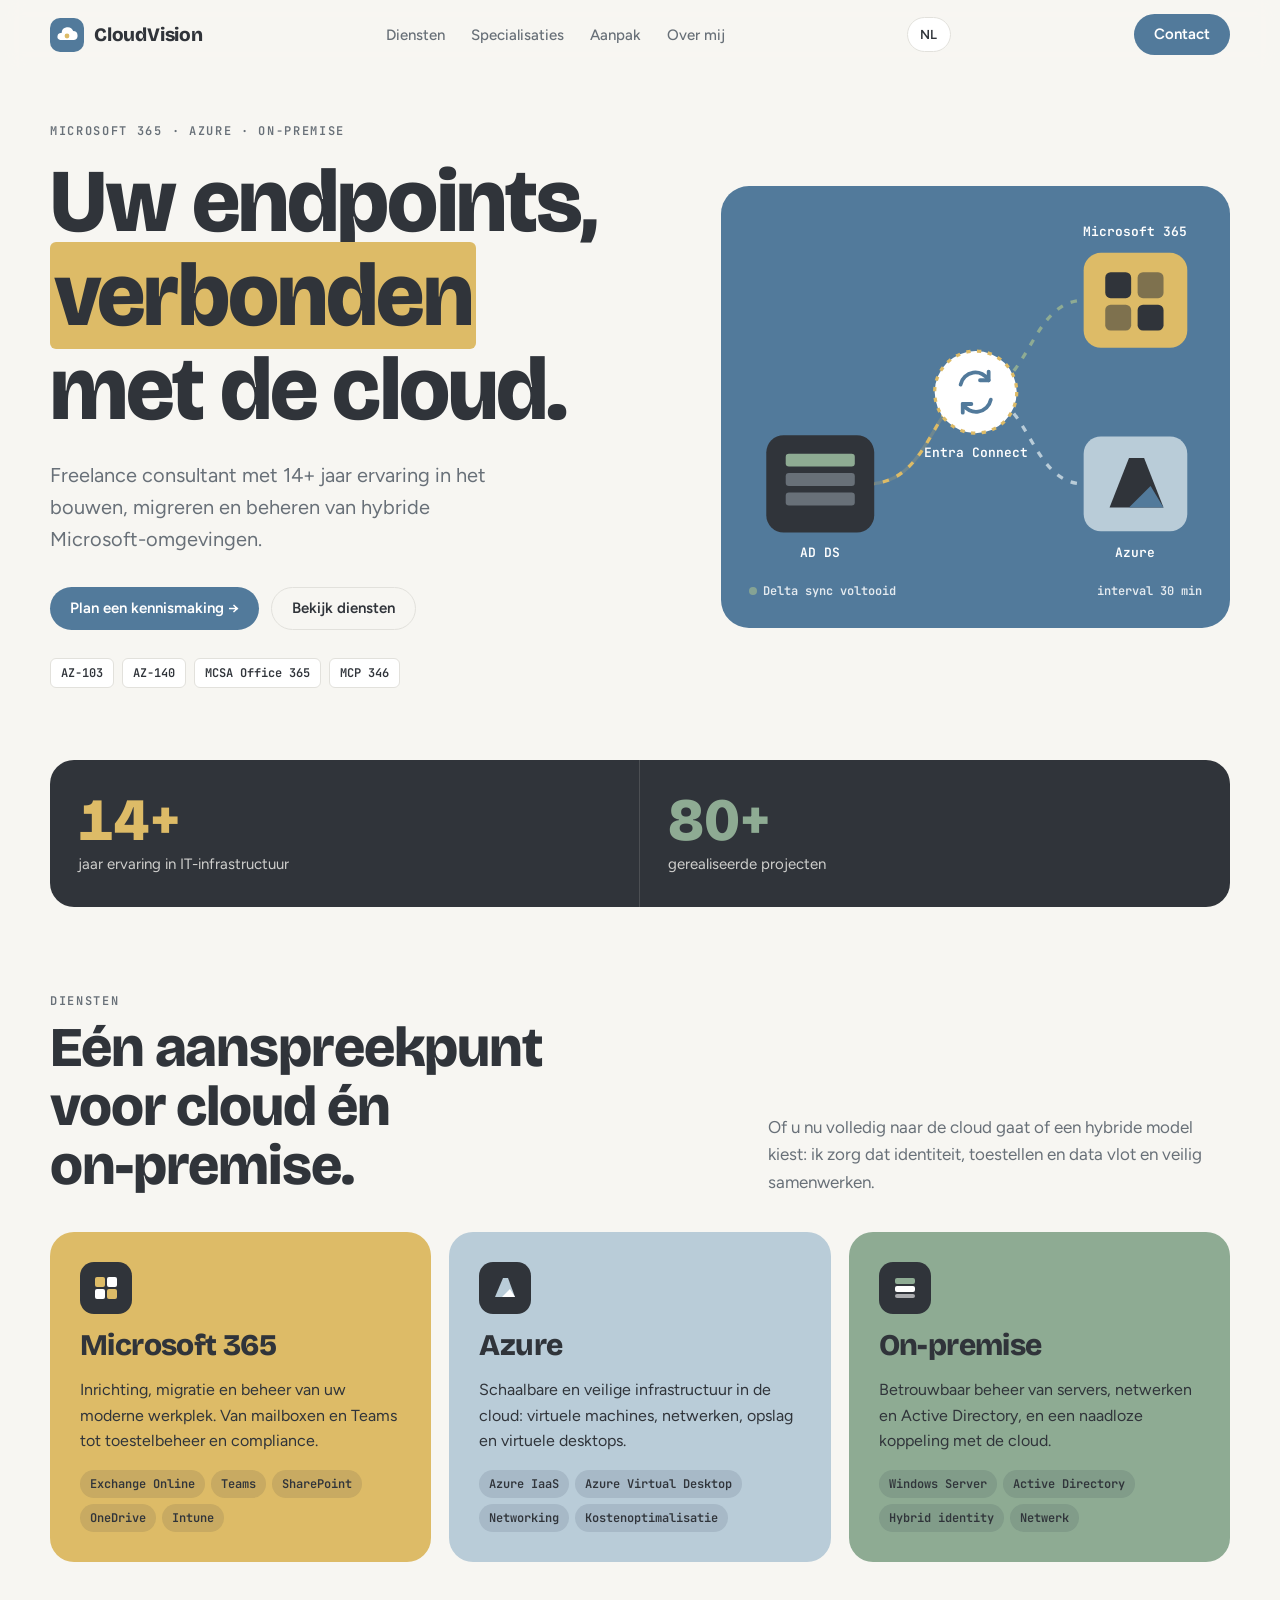
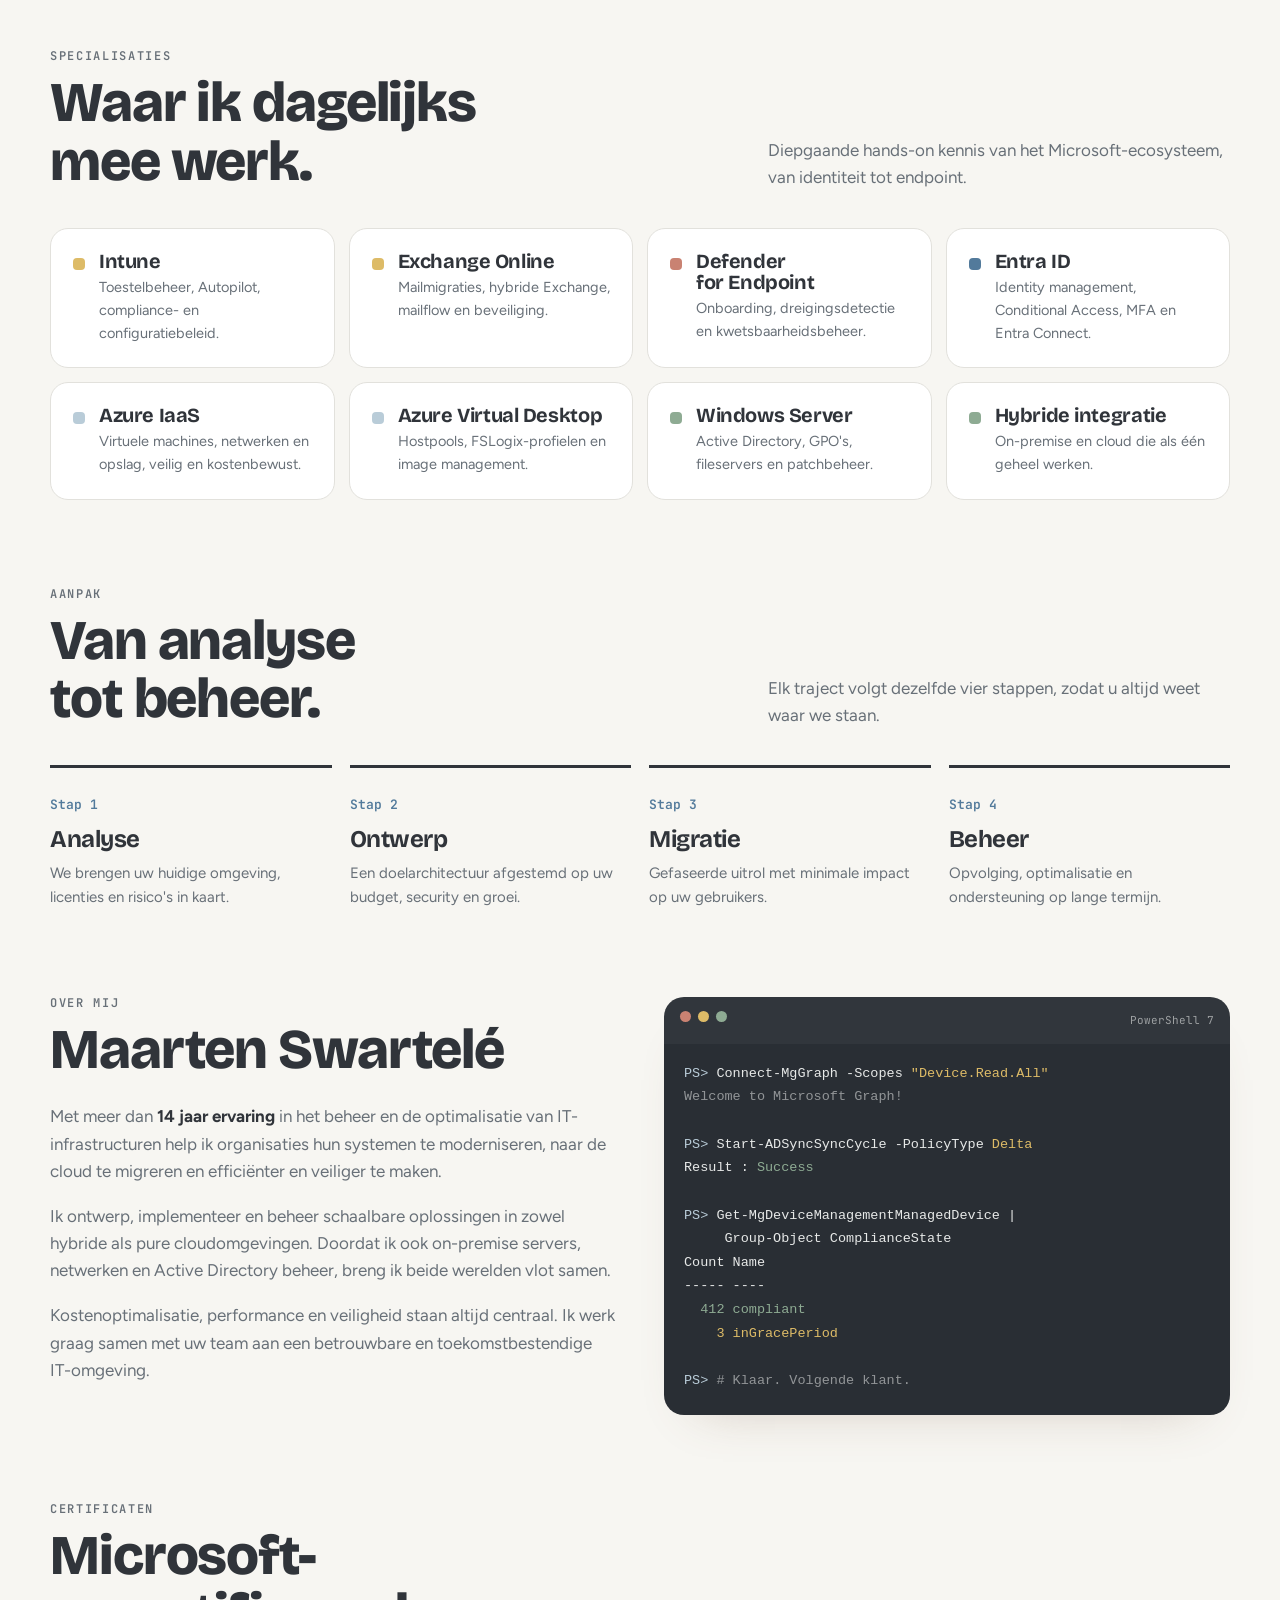
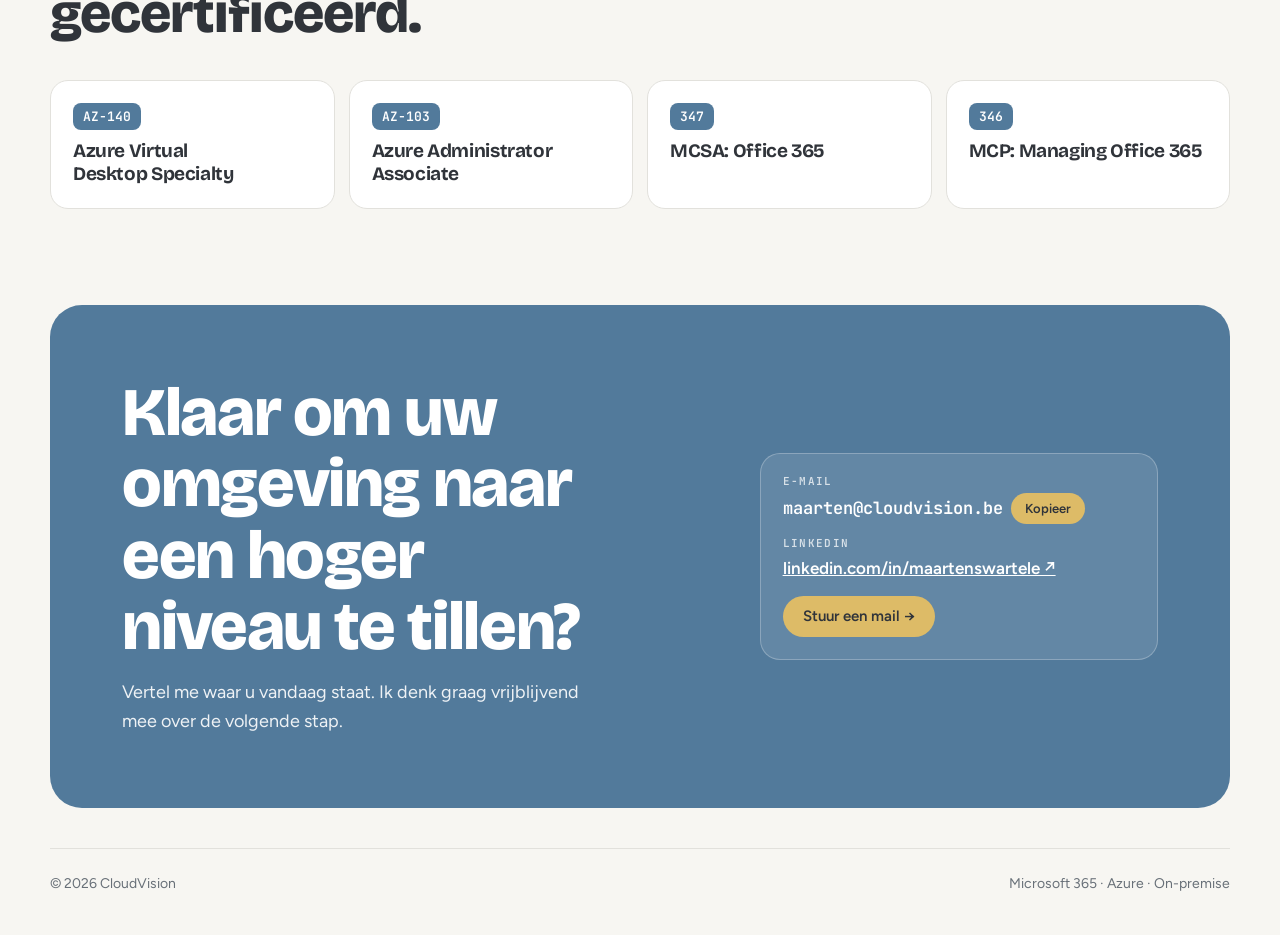
<file: index-warm.html>
<!DOCTYPE html>
<html lang="nl">
<head>
<meta charset="utf-8">
<meta name="viewport" content="width=device-width, initial-scale=1, viewport-fit=cover">
<meta name="description" content="CloudVision: freelance consultant voor Microsoft 365, Azure en on-premise omgevingen. 14+ jaar ervaring. Een warme, rustige uitstraling.">
<title>CloudVision | Warm</title>
<link rel="preconnect" href="https://fonts.googleapis.com">
<link rel="preconnect" href="https://fonts.gstatic.com" crossorigin>
<link rel="stylesheet" href="https://fonts.googleapis.com/css2?family=Bricolage+Grotesque:opsz,wght@12..96,500;12..96,700;12..96,800&family=Figtree:wght@400;500;600&family=JetBrains+Mono:wght@400;600&display=swap">
<style>
body{margin:0}
:root{
  --ink:#0D1630; --ink-2:#3A4668; --paper:#F4F6FC; --card:#FFFFFF; --line:#DCE1F0;
  --cobalt:#2946FF; --cobalt-ink:#FFFFFF; --sun:#FFC93D; --mint:#2FD69A; --coral:#FF6647;
  --term:#0B1126; --term-ink:#CFE0FF;
  --display:"Bricolage Grotesque", "Segoe UI", system-ui, sans-serif;
  --body:"Figtree", "Segoe UI", system-ui, sans-serif;
  --mono:"JetBrains Mono", ui-monospace, Consolas, monospace;
}
@media (prefers-color-scheme: dark){
  :root:not([data-theme="light"]){
    color-scheme:dark;
    --ink:#EEF1FF; --ink-2:#A9B3D6; --paper:#0A0F22; --card:#121A36; --line:#243056;
    --cobalt:#4E66FF; --term:#050817;
  }
}
:root[data-theme="dark"]{
  color-scheme:dark;
  --ink:#EEF1FF; --ink-2:#A9B3D6; --paper:#0A0F22; --card:#121A36; --line:#243056;
  --cobalt:#4E66FF; --term:#050817;
}
*{box-sizing:border-box}
html{scroll-behavior:smooth}
body{background:var(--paper);color:var(--ink);font:400 17px/1.6 var(--body);padding-inline:clamp(16px,4vw,48px)}
.wrap{max-width:1180px;margin-inline:auto}
h1,h2,h3{font-family:var(--display);text-wrap:balance;margin:0;line-height:1.05;letter-spacing:-.02em}
p{margin:0}
a{color:inherit}
:focus-visible{outline:3px solid var(--sun);outline-offset:3px;border-radius:6px}
.eyebrow{font:600 12px/1 var(--mono);letter-spacing:.14em;text-transform:uppercase;color:var(--ink-2)}

/* nav */
nav{position:sticky;top:env(safe-area-inset-top,0px);z-index:10;display:flex;align-items:center;justify-content:space-between;gap:16px;padding-block:14px;background:color-mix(in srgb,var(--paper) 88%,transparent);backdrop-filter:blur(10px);margin-inline:calc(-1*clamp(16px,4vw,48px));padding-inline:clamp(16px,4vw,48px)}
.logo{display:flex;align-items:center;gap:10px;font:800 19px/1 var(--display);text-decoration:none;letter-spacing:-.01em}
.logo svg{flex:none}
.links{display:flex;gap:26px;font-weight:500;font-size:15px}
.links a{text-decoration:none;color:var(--ink-2)}
.links a:hover{color:var(--ink)}
.btn{display:inline-flex;align-items:center;gap:8px;font:600 15px/1 var(--body);padding:13px 20px;border-radius:999px;text-decoration:none;border:0;cursor:pointer;transition:transform .15s}
.btn:hover{transform:translateY(-2px)}
.btn-main{background:var(--cobalt);color:var(--cobalt-ink)}
.btn-sun{background:var(--sun);color:#0D1630}
.btn-ghost{border:1.5px solid var(--line);color:var(--ink);background:transparent}
@media (max-width:820px){.links{display:none}}
.language-picker select{appearance:none;background:var(--card);border:1px solid var(--line);border-radius:999px;color:var(--ink);font:600 13px/1 var(--body);padding:10px 12px;cursor:pointer}
.language-picker select:focus-visible{outline:3px solid var(--sun);outline-offset:3px}
.sr-only{position:absolute;width:1px;height:1px;padding:0;margin:-1px;overflow:hidden;clip:rect(0,0,0,0);white-space:nowrap;border:0}
@media (max-width:400px){nav{gap:8px}.logo{gap:7px;font-size:17px}.language-picker select{padding-inline:9px}nav>.btn{padding-inline:12px}}

/* hero */
.hero{display:grid;grid-template-columns:1.1fr .9fr;gap:48px;align-items:center;padding-block:56px 72px}
.hero h1{font-size:clamp(44px,7vw,92px);font-weight:800}
.hero h1 .hl{background:linear-gradient(transparent 62%,var(--sun) 62%,var(--sun) 92%,transparent 92%);padding-inline:4px}
[data-theme="dark"] .hero h1 .hl{color:#0D1630;background:var(--sun);border-radius:6px}
@media (prefers-color-scheme:dark){:root:not([data-theme="light"]) .hero h1 .hl{color:#0D1630;background:var(--sun);border-radius:6px}}
.hero .lede{font-size:20px;color:var(--ink-2);max-width:34ch;margin-top:22px}
.hero .cta{display:flex;flex-wrap:wrap;gap:12px;margin-top:32px}
.badges{display:flex;flex-wrap:wrap;gap:8px;margin-top:28px}
.badges span{font:600 12px/1 var(--mono);padding:8px 10px;border-radius:6px;background:var(--card);border:1px solid var(--line)}

/* hybrid map */
.map{position:relative;background:var(--cobalt);border-radius:28px;padding:28px;color:#fff;overflow:hidden}
.map svg{width:100%;height:auto;display:block}
.map .flow{stroke-dasharray:6 8;animation:flow 1.6s linear infinite}
@keyframes flow{to{stroke-dashoffset:-28}}
.map-cap{display:flex;justify-content:space-between;gap:12px;font:600 12px/1.3 var(--mono);opacity:.85;margin-top:14px}
.dot{display:inline-block;width:8px;height:8px;border-radius:50%;background:var(--mint);margin-right:6px;box-shadow:0 0 0 0 var(--mint);animation:pulse 2s infinite}
@keyframes pulse{0%{box-shadow:0 0 0 0 rgba(47,214,154,.7)}70%{box-shadow:0 0 0 10px rgba(47,214,154,0)}100%{box-shadow:0 0 0 0 rgba(47,214,154,0)}}

/* stats strip */
.stats{display:grid;grid-template-columns:repeat(2,1fr);gap:0;background:var(--ink);color:var(--paper);border-radius:24px;overflow:hidden}
.stat{padding:30px 28px;border-right:1px solid color-mix(in srgb,var(--paper) 14%,transparent)}
.stat:last-child{border-right:0}
.stat b{display:block;font:800 clamp(40px,5vw,60px)/1 var(--display);font-variant-numeric:tabular-nums}
.stat:nth-child(1) b{color:var(--sun)} .stat:nth-child(2) b{color:var(--mint)} .stat:nth-child(3) b{color:var(--coral)}
.stat span{font-size:15px;opacity:.8}

section{padding-block:88px 0}
.head{display:flex;justify-content:space-between;align-items:end;gap:24px;flex-wrap:wrap;margin-bottom:36px}
.head h2{font-size:clamp(34px,4.6vw,56px);font-weight:800;max-width:16ch;margin-top:12px}
.head p{max-width:42ch;color:var(--ink-2)}

/* pillars */
.pillars{display:grid;grid-template-columns:repeat(3,1fr);gap:18px}
.pillar{border-radius:24px;padding:30px;display:flex;flex-direction:column;gap:16px;color:#0D1630}
.pillar.m365{background:var(--sun)}
.pillar.azure{background:#7FD8FF}
.pillar.onprem{background:var(--mint)}
.pillar h3{font-size:30px;font-weight:800}
.pillar p{font-size:16px}
.pillar ul{list-style:none;padding:0;margin:auto 0 0;display:flex;flex-wrap:wrap;gap:6px}
.pillar li{font:600 12px/1 var(--mono);padding:8px 10px;border-radius:999px;background:rgba(13,22,48,.1)}
.pillar .ico{width:52px;height:52px;border-radius:14px;background:#0D1630;display:grid;place-items:center}

/* terminal + about */
.about{display:grid;grid-template-columns:1fr 1fr;gap:48px;align-items:start}
.about .text{display:flex;flex-direction:column;gap:18px;color:var(--ink-2);max-width:60ch}
.about .text strong{color:var(--ink)}
.term{background:var(--term);color:var(--term-ink);border-radius:20px;font:400 13.5px/1.75 var(--mono);overflow:hidden;box-shadow:0 30px 60px -30px rgba(41,70,255,.5)}
.term-bar{display:flex;gap:7px;padding:14px 16px;background:rgba(255,255,255,.04)}
.term-bar i{width:11px;height:11px;border-radius:50%;background:#FF6647}
.term-bar i:nth-child(2){background:#FFC93D}.term-bar i:nth-child(3){background:#2FD69A}
.term-bar em{margin-left:auto;font-style:normal;font-size:11px;opacity:.6}
.term pre{margin:0;padding:18px 20px 22px;overflow-x:auto;white-space:pre}
.term .p{color:#7FD8FF}.term .c{color:#FFC93D}.term .ok{color:#2FD69A}.term .d{opacity:.55}

/* specialisations */
.specs{display:grid;grid-template-columns:repeat(4,1fr);gap:14px}
.spec{background:var(--card);border:1px solid var(--line);border-radius:18px;padding:22px;display:flex;gap:14px;align-items:flex-start;transition:border-color .2s,transform .2s}
.spec:hover{border-color:var(--cobalt);transform:translateY(-3px)}
.spec .sw{flex:none;width:12px;height:12px;border-radius:4px;margin-top:7px}
.spec h3{font-size:20px;font-weight:700}
.spec p{font-size:14.5px;color:var(--ink-2);margin-top:4px}

/* process */
.steps{display:grid;grid-template-columns:repeat(4,1fr);gap:18px;counter-reset:s}
.step{position:relative;padding-top:22px;border-top:3px solid var(--ink)}
.step b{font:600 13px/1 var(--mono);color:var(--cobalt)}
.step h3{font-size:24px;font-weight:700;margin-top:10px}
.step p{font-size:15px;color:var(--ink-2);margin-top:8px}

/* certs */
.certs{display:grid;grid-template-columns:repeat(4,1fr);gap:14px}
.cert{border-radius:18px;padding:22px;background:var(--card);border:1px solid var(--line);display:flex;flex-direction:column;gap:10px}
.cert code{font:600 13px/1 var(--mono);align-self:flex-start;padding:7px 10px;border-radius:8px;background:var(--cobalt);color:#fff}
.cert h3{font-size:19px;font-weight:700;line-height:1.2}

/* contact */
.contact{margin-block:96px 40px;background:var(--cobalt);color:#fff;border-radius:32px;padding:clamp(28px,6vw,72px);display:grid;grid-template-columns:1.2fr .8fr;gap:40px;align-items:center;position:relative;overflow:hidden}
.contact h2{font-size:clamp(36px,5.4vw,68px);font-weight:800;max-width:14ch}
.contact p{font-size:18px;opacity:.9;margin-top:16px;max-width:40ch}
.contact .box{background:rgba(255,255,255,.1);border:1px solid rgba(255,255,255,.25);border-radius:20px;padding:22px;display:flex;flex-direction:column;gap:14px;position:relative}
.contact .row{display:flex;flex-direction:column;gap:6px}
.contact .row small{font:600 11px/1 var(--mono);letter-spacing:.12em;text-transform:uppercase;opacity:.75}
.contact .mail{display:flex;gap:8px;align-items:center;flex-wrap:wrap}
.contact .mail span{font:600 17px/1.3 var(--mono);word-break:break-all;user-select:all}
.copy{font:600 13px/1 var(--body);background:var(--sun);color:#0D1630;border:0;border-radius:999px;padding:9px 14px;cursor:pointer}
.contact a.li{font-weight:600;color:#fff}
.orb{position:absolute;border-radius:50%;pointer-events:none}
.orb.a{width:340px;height:340px;right:-120px;top:-140px;background:var(--coral);opacity:.55;filter:blur(10px)}
.orb.b{width:220px;height:220px;right:180px;bottom:-150px;background:var(--sun);opacity:.45;filter:blur(8px)}
footer{display:flex;justify-content:space-between;flex-wrap:wrap;gap:12px;padding-block:24px 40px;color:var(--ink-2);font-size:14px;border-top:1px solid var(--line)}

@media (max-width:900px){
  .hero,.about,.contact{grid-template-columns:1fr}
  .pillars{grid-template-columns:1fr}
  .steps,.certs,.specs{grid-template-columns:repeat(2,1fr)}
}
@media (max-width:560px){
  .stats{grid-template-columns:1fr}
  .stat{border-right:0;border-bottom:1px solid color-mix(in srgb,var(--paper) 14%,transparent)}
  .steps,.certs,.specs{grid-template-columns:1fr}
  .hero{padding-block:32px 48px}
  section{padding-block:64px 0}
}
@media (prefers-reduced-motion:reduce){*{animation:none!important;transition:none!important}html{scroll-behavior:auto}}
</style>
<style>
:root,:root[data-theme="dark"],:root:not([data-theme="light"]){
  color-scheme:light;
  --ink:#30343A; --ink-2:#687078; --paper:#F7F6F2; --card:#FFFFFF; --line:#E2E1DC;
  --cobalt:#527A9B; --cobalt-ink:#FFFFFF; --sun:#DDBB67; --mint:#8EAB93; --coral:#C98272;
  --term:#292E34; --term-ink:#E7E9E8;
  --sand:#B9CCD8;
}
.hero h1 .hl{background:linear-gradient(transparent 62%,var(--sun) 62%,var(--sun) 92%,transparent 92%)}
:root[data-theme="dark"] .hero h1 .hl,:root:not([data-theme="light"]) .hero h1 .hl{color:var(--ink);background:var(--sun);border-radius:6px}
.pillar{color:var(--ink)}
.pillar.azure{background:var(--sand)}
.pillar .ico{background:var(--ink)}
.term{box-shadow:0 24px 50px -34px rgba(121,86,63,.32)}
.term-bar i{background:var(--coral)}
.term-bar i:nth-child(2){background:var(--sun)}
.term-bar i:nth-child(3){background:var(--mint)}
.term .p{color:var(--sand)}
.term .c{color:var(--sun)}
.term .ok{color:var(--mint)}
.copy,.btn-sun{color:var(--ink)}
.spec .sw[style*="#7FD8FF"]{background:var(--sand)!important}
.orb{display:none}
svg [fill="#0D1630"]{fill:var(--ink)!important}
svg [fill="#2946FF"]{fill:var(--cobalt)!important}
svg [fill="#FFC93D"]{fill:var(--sun)!important}
svg [fill="#2FD69A"]{fill:var(--mint)!important}
svg [fill="#FF6647"]{fill:var(--coral)!important}
svg [fill="#7FD8FF"]{fill:var(--sand)!important}
svg [fill="#3A4F9A"]{fill:var(--ink-2)!important}
svg [stroke="#2946FF"]{stroke:var(--cobalt)!important}
svg [stroke="#FFC93D"]{stroke:var(--sun)!important}
svg [stroke="#2FD69A"]{stroke:var(--mint)!important}
svg [stroke="#7FD8FF"]{stroke:var(--sand)!important}
</style>
</head>
<body>
<div class="wrap">
<nav>
  <a class="logo" href="#top" aria-label="CloudVision">
    <svg width="34" height="34" viewBox="0 0 34 34" aria-hidden="true"><rect width="34" height="34" rx="10" fill="var(--cobalt)"/><path d="M10 22h14a4.5 4.5 0 0 0-.8-8.9A6 6 0 0 0 11.6 15 3.6 3.6 0 0 0 10 22Z" fill="#fff"/><circle cx="17" cy="18" r="2.4" fill="var(--sun)"/></svg>
    CloudVision
  </a>
  <div class="links">
    <a href="#diensten">Diensten</a>
    <a href="#specialisaties">Specialisaties</a>
    <a href="#aanpak">Aanpak</a>
    <a href="#over">Over mij</a>
  </div>
  <label class="language-picker"><span id="language-label" class="sr-only">Taal</span><select id="language-select" aria-labelledby="language-label"><option value="nl" selected>NL</option><option value="fr">FR</option><option value="en">EN</option></select></label>
  <a class="btn btn-main" href="#contact">Contact</a>
</nav>

<header class="hero" id="top">
  <div>
    <p class="eyebrow">Microsoft 365 · Azure · On-premise</p>
    <h1 style="margin-top:18px">Uw endpoints, <span class="hl">verbonden</span> met de cloud.</h1>
    <p class="lede">Freelance consultant met 14+ jaar ervaring in het bouwen, migreren en beheren van hybride Microsoft-omgevingen.</p>
    <div class="cta">
      <a class="btn btn-main" href="#contact">Plan een kennismaking →</a>
      <a class="btn btn-ghost" href="#diensten">Bekijk diensten</a>
    </div>
    <div class="badges" aria-label="Certificaties">
      <span>AZ-103</span><span>AZ-140</span><span>MCSA Office 365</span><span>MCP 346</span>
    </div>
  </div>

  <div class="map" aria-label="Schema van een hybride omgeving: on-premise Active Directory gesynchroniseerd via Entra Connect naar Microsoft 365 en Azure">
    <svg viewBox="0 0 420 330" role="img">
      <title>Hybride omgeving</title>
      <!-- links -->
      <path class="flow" d="M110 250 C 170 250, 170 165, 210 165" fill="none" stroke="#FFC93D" stroke-width="3"/>
      <path d="M110 250 C 170 250, 170 165, 210 165" fill="none" stroke="#FFC93D" stroke-width="3" opacity=".2"/>
      <path class="flow" d="M210 165 C 260 165, 260 80, 310 80" fill="none" stroke="#2FD69A" stroke-width="3"/>
      <path class="flow" d="M210 165 C 260 165, 260 250, 310 250" fill="none" stroke="#7FD8FF" stroke-width="3"/>
      <!-- on-prem -->
      <g>
        <rect x="16" y="205" width="100" height="90" rx="16" fill="#0D1630"/>
        <rect x="34" y="222" width="64" height="12" rx="3" fill="#2FD69A"/>
        <rect x="34" y="240" width="64" height="12" rx="3" fill="#3A4F9A"/>
        <rect x="34" y="258" width="64" height="12" rx="3" fill="#3A4F9A"/>
        <text x="66" y="318" text-anchor="middle" fill="#fff" font-family="JetBrains Mono, monospace" font-size="12" font-weight="600">AD DS</text>
      </g>
      <!-- entra connect -->
      <g>
        <circle cx="210" cy="165" r="38" fill="#fff"/>
        <circle cx="210" cy="165" r="38" fill="none" stroke="#FFC93D" stroke-width="3" stroke-dasharray="4 6"/>
        <path d="M196 158a14 14 0 0 1 26-4m2 18a14 14 0 0 1-26 4" fill="none" stroke="#2946FF" stroke-width="3.5" stroke-linecap="round"/>
        <path d="M222 146v8h-8M198 184v-8h8" fill="none" stroke="#2946FF" stroke-width="3.5" stroke-linecap="round" stroke-linejoin="round"/>
        <text x="210" y="225" text-anchor="middle" fill="#fff" font-family="JetBrains Mono, monospace" font-size="12" font-weight="600">Entra Connect</text>
      </g>
      <!-- m365 -->
      <g>
        <rect x="310" y="36" width="96" height="88" rx="16" fill="#FFC93D"/>
        <rect x="330" y="54" width="24" height="24" rx="5" fill="#0D1630"/>
        <rect x="360" y="54" width="24" height="24" rx="5" fill="#0D1630" opacity=".55"/>
        <rect x="330" y="84" width="24" height="24" rx="5" fill="#0D1630" opacity=".55"/>
        <rect x="360" y="84" width="24" height="24" rx="5" fill="#0D1630"/>
        <text x="358" y="20" text-anchor="middle" fill="#fff" font-family="JetBrains Mono, monospace" font-size="12" font-weight="600">Microsoft 365</text>
      </g>
      <!-- azure -->
      <g>
        <rect x="310" y="206" width="96" height="88" rx="16" fill="#7FD8FF"/>
        <path d="M334 272 L352 226 L366 226 L384 272 Z" fill="#0D1630"/>
        <path d="M352 272 L372 252 L384 272 Z" fill="#2946FF"/>
        <text x="358" y="318" text-anchor="middle" fill="#fff" font-family="JetBrains Mono, monospace" font-size="12" font-weight="600">Azure</text>
      </g>
    </svg>
    <div class="map-cap"><span><i class="dot"></i>Delta sync voltooid</span><span>interval 30 min</span></div>
  </div>
</header>

<div class="stats" role="list">
  <div class="stat" role="listitem"><b>14+</b><span>jaar ervaring in IT-infrastructuur</span></div>
  <div class="stat" role="listitem"><b>80+</b><span>gerealiseerde projecten</span></div>
</div>

<section id="diensten">
  <div class="head">
    <div><p class="eyebrow">Diensten</p><h2>Eén aanspreekpunt voor cloud én on-premise.</h2></div>
    <p>Of u nu volledig naar de cloud gaat of een hybride model kiest: ik zorg dat identiteit, toestellen en data vlot en veilig samenwerken.</p>
  </div>
  <div class="pillars">
    <article class="pillar m365">
      <div class="ico"><svg width="26" height="26" viewBox="0 0 26 26" aria-hidden="true"><rect x="2" y="2" width="10" height="10" rx="2" fill="#FFC93D"/><rect x="14" y="2" width="10" height="10" rx="2" fill="#fff"/><rect x="2" y="14" width="10" height="10" rx="2" fill="#fff"/><rect x="14" y="14" width="10" height="10" rx="2" fill="#FFC93D"/></svg></div>
      <h3>Microsoft 365</h3>
      <p>Inrichting, migratie en beheer van uw moderne werkplek. Van mailboxen en Teams tot toestelbeheer en compliance.</p>
      <ul><li>Exchange Online</li><li>Teams</li><li>SharePoint</li><li>OneDrive</li><li>Intune</li></ul>
    </article>
    <article class="pillar azure">
      <div class="ico"><svg width="26" height="26" viewBox="0 0 26 26" aria-hidden="true"><path d="M3 22 L11 3 L16 3 L23 22 Z" fill="#7FD8FF"/><path d="M10 22 L18 14 L23 22 Z" fill="#fff"/></svg></div>
      <h3>Azure</h3>
      <p>Schaalbare en veilige infrastructuur in de cloud: virtuele machines, netwerken, opslag en virtuele desktops.</p>
      <ul><li>Azure IaaS</li><li>Azure Virtual Desktop</li><li>Networking</li><li>Kostenoptimalisatie</li></ul>
    </article>
    <article class="pillar onprem">
      <div class="ico"><svg width="26" height="26" viewBox="0 0 26 26" aria-hidden="true"><rect x="3" y="3" width="20" height="6" rx="2" fill="#2FD69A"/><rect x="3" y="11" width="20" height="6" rx="2" fill="#fff"/><rect x="3" y="19" width="20" height="4" rx="2" fill="#fff" opacity=".6"/></svg></div>
      <h3>On-premise</h3>
      <p>Betrouwbaar beheer van servers, netwerken en Active Directory, en een naadloze koppeling met de cloud.</p>
      <ul><li>Windows Server</li><li>Active Directory</li><li>Hybrid identity</li><li>Netwerk</li></ul>
    </article>
  </div>
</section>

<section id="specialisaties">
  <div class="head">
    <div><p class="eyebrow">Specialisaties</p><h2>Waar ik dagelijks mee werk.</h2></div>
    <p>Diepgaande hands-on kennis van het Microsoft-ecosysteem, van identiteit tot endpoint.</p>
  </div>
  <div class="specs">
    <div class="spec"><i class="sw" style="background:var(--sun)"></i><div><h3>Intune</h3><p>Toestelbeheer, Autopilot, compliance- en configuratiebeleid.</p></div></div>
    <div class="spec"><i class="sw" style="background:var(--sun)"></i><div><h3>Exchange Online</h3><p>Mailmigraties, hybride Exchange, mailflow en beveiliging.</p></div></div>
    <div class="spec"><i class="sw" style="background:var(--coral)"></i><div><h3>Defender for Endpoint</h3><p>Onboarding, dreigingsdetectie en kwetsbaarheidsbeheer.</p></div></div>
    <div class="spec"><i class="sw" style="background:var(--cobalt)"></i><div><h3>Entra ID</h3><p>Identity management, Conditional Access, MFA en Entra Connect.</p></div></div>
    <div class="spec"><i class="sw" style="background:#7FD8FF"></i><div><h3>Azure IaaS</h3><p>Virtuele machines, netwerken en opslag, veilig en kostenbewust.</p></div></div>
    <div class="spec"><i class="sw" style="background:#7FD8FF"></i><div><h3>Azure Virtual Desktop</h3><p>Hostpools, FSLogix-profielen en image management.</p></div></div>
    <div class="spec"><i class="sw" style="background:var(--mint)"></i><div><h3>Windows Server</h3><p>Active Directory, GPO's, fileservers en patchbeheer.</p></div></div>
    <div class="spec"><i class="sw" style="background:var(--mint)"></i><div><h3>Hybride integratie</h3><p>On-premise en cloud die als één geheel werken.</p></div></div>
  </div>
</section>

<section id="aanpak">
  <div class="head">
    <div><p class="eyebrow">Aanpak</p><h2>Van analyse tot beheer.</h2></div>
    <p>Elk traject volgt dezelfde vier stappen, zodat u altijd weet waar we staan.</p>
  </div>
  <div class="steps">
    <div class="step"><b>Stap 1</b><h3>Analyse</h3><p>We brengen uw huidige omgeving, licenties en risico's in kaart.</p></div>
    <div class="step"><b>Stap 2</b><h3>Ontwerp</h3><p>Een doelarchitectuur afgestemd op uw budget, security en groei.</p></div>
    <div class="step"><b>Stap 3</b><h3>Migratie</h3><p>Gefaseerde uitrol met minimale impact op uw gebruikers.</p></div>
    <div class="step"><b>Stap 4</b><h3>Beheer</h3><p>Opvolging, optimalisatie en ondersteuning op lange termijn.</p></div>
  </div>
</section>

<section id="over">
  <div class="about">
    <div>
      <p class="eyebrow">Over mij</p>
      <h2 style="font-size:clamp(34px,4.6vw,56px);font-weight:800;margin-block:12px 24px;max-width:14ch">Maarten Swartelé</h2>
      <div class="text">
        <p>Met meer dan <strong>14 jaar ervaring</strong> in het beheer en de optimalisatie van IT-infrastructuren help ik organisaties hun systemen te moderniseren, naar de cloud te migreren en efficiënter en veiliger te maken.</p>
        <p>Ik ontwerp, implementeer en beheer schaalbare oplossingen in zowel hybride als pure cloudomgevingen. Doordat ik ook on-premise servers, netwerken en Active Directory beheer, breng ik beide werelden vlot samen.</p>
        <p>Kostenoptimalisatie, performance en veiligheid staan altijd centraal. Ik werk graag samen met uw team aan een betrouwbare en toekomstbestendige IT-omgeving.</p>
      </div>
    </div>
    <div class="term" aria-label="Voorbeeld van een PowerShell-sessie">
      <div class="term-bar"><i></i><i></i><i></i><em>PowerShell 7</em></div>
<pre><span class="p">PS&gt;</span> Connect-MgGraph -Scopes <span class="c">"Device.Read.All"</span>
<span class="d">Welcome to Microsoft Graph!</span>

<span class="p">PS&gt;</span> Start-ADSyncSyncCycle -PolicyType <span class="c">Delta</span>
Result : <span class="ok">Success</span>

<span class="p">PS&gt;</span> Get-MgDeviceManagementManagedDevice |
     Group-Object ComplianceState
Count Name
----- ----
  <span class="ok">412 compliant</span>
    <span class="c">3 inGracePeriod</span>

<span class="p">PS&gt;</span> <span class="d"># Klaar. Volgende klant.</span></pre>
    </div>
  </div>
</section>

<section id="certificaten">
  <div class="head">
    <div><p class="eyebrow">Certificaten</p><h2>Microsoft-gecertificeerd.</h2></div>
  </div>
  <div class="certs">
    <div class="cert"><code>AZ-140</code><h3>Azure Virtual Desktop Specialty</h3></div>
    <div class="cert"><code>AZ-103</code><h3>Azure Administrator Associate</h3></div>
    <div class="cert"><code>347</code><h3>MCSA: Office 365</h3></div>
    <div class="cert"><code>346</code><h3>MCP: Managing Office 365</h3></div>
  </div>
</section>

<section class="contact" id="contact">
  <i class="orb a"></i><i class="orb b"></i>
  <div style="position:relative">
    <h2>Klaar om uw omgeving naar een hoger niveau te tillen?</h2>
    <p>Vertel me waar u vandaag staat. Ik denk graag vrijblijvend mee over de volgende stap.</p>
  </div>
  <div class="box">
    <div class="row">
      <small>E-mail</small>
      <div class="mail"><span id="mail">maarten@cloudvision.be</span><button class="copy" id="copy" type="button">Kopieer</button></div>
    </div>
    <div class="row">
      <small>LinkedIn</small>
      <a class="li" href="https://www.linkedin.com/in/maartenswartele/" target="_blank" rel="noopener">linkedin.com/in/maartenswartele ↗</a>
    </div>
    <a class="btn btn-sun" href="mailto:maarten@cloudvision.be" style="align-self:flex-start">Stuur een mail →</a>
  </div>
</section>

<footer>
  <span>© 2026 CloudVision</span>
  <span>Microsoft 365 · Azure · On-premise</span>
</footer>
</div>

<script src="translations.js"></script>
</body>
</html>
</file>
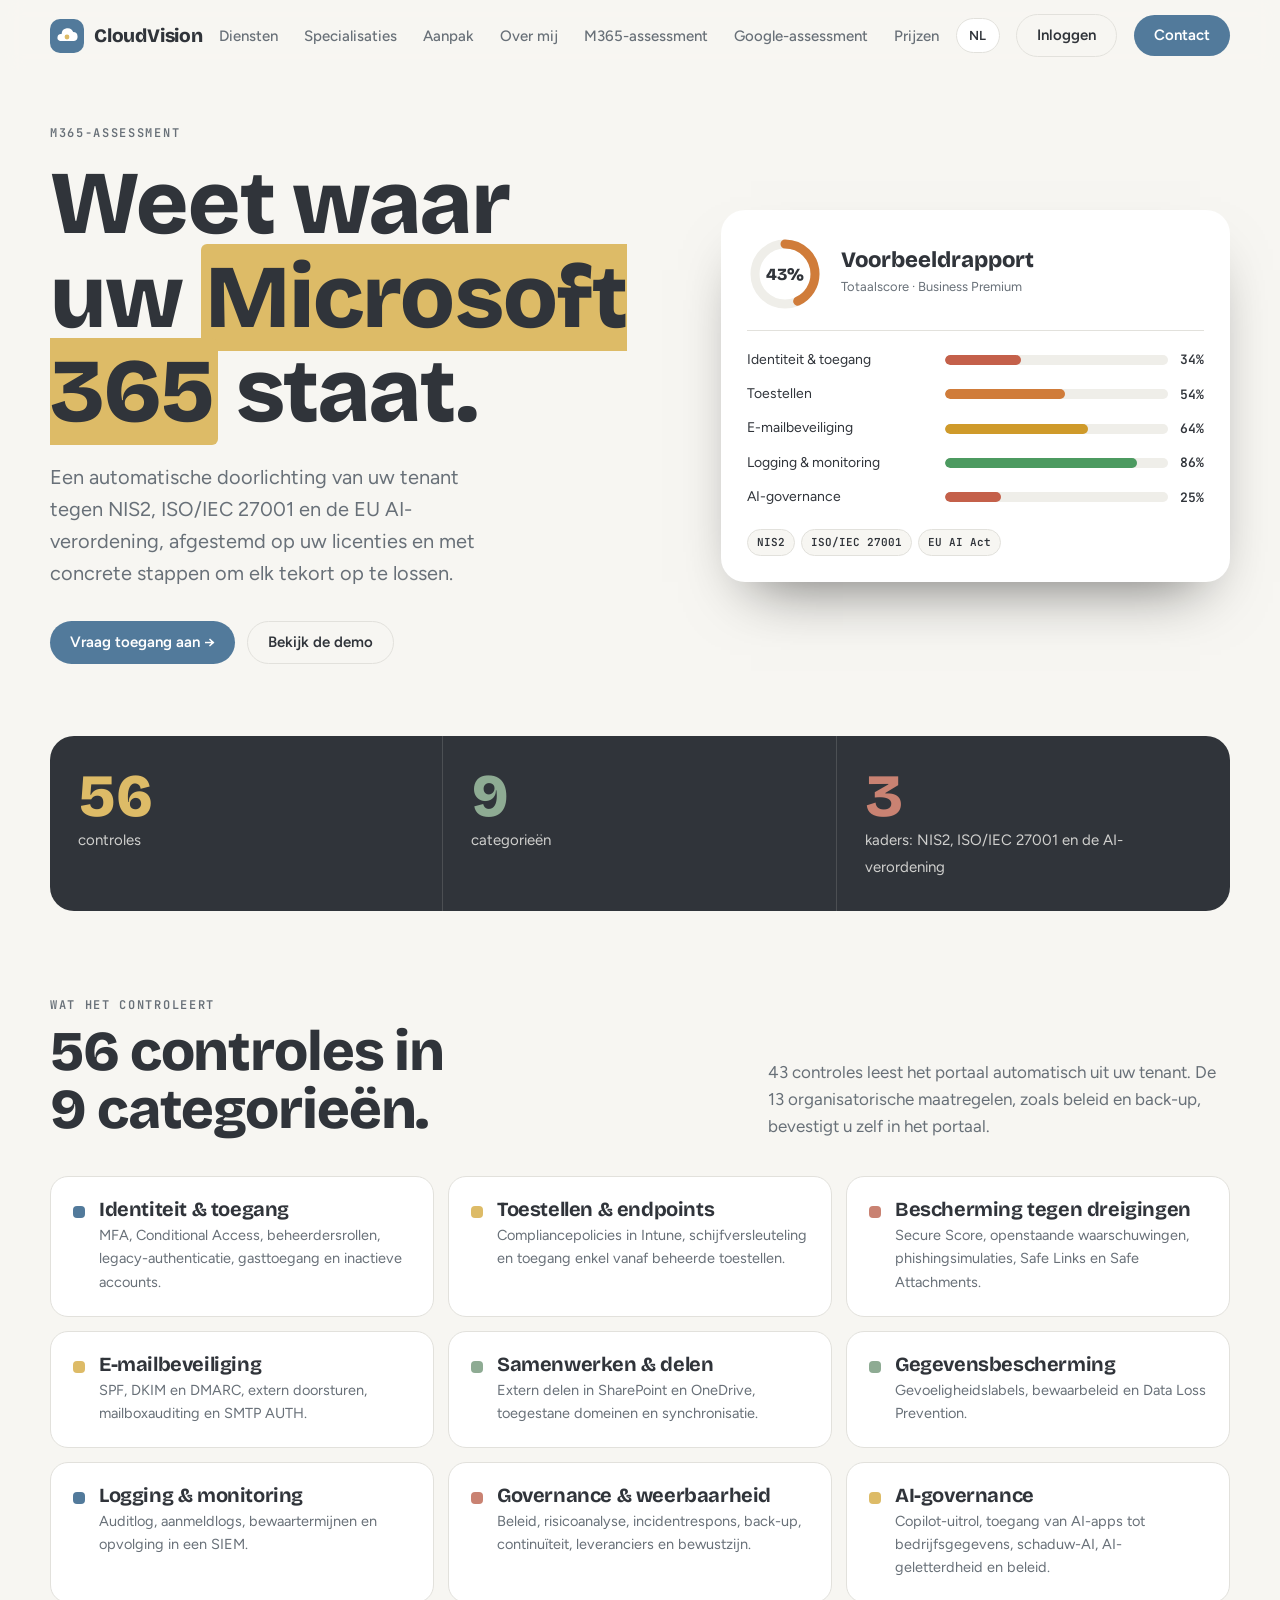
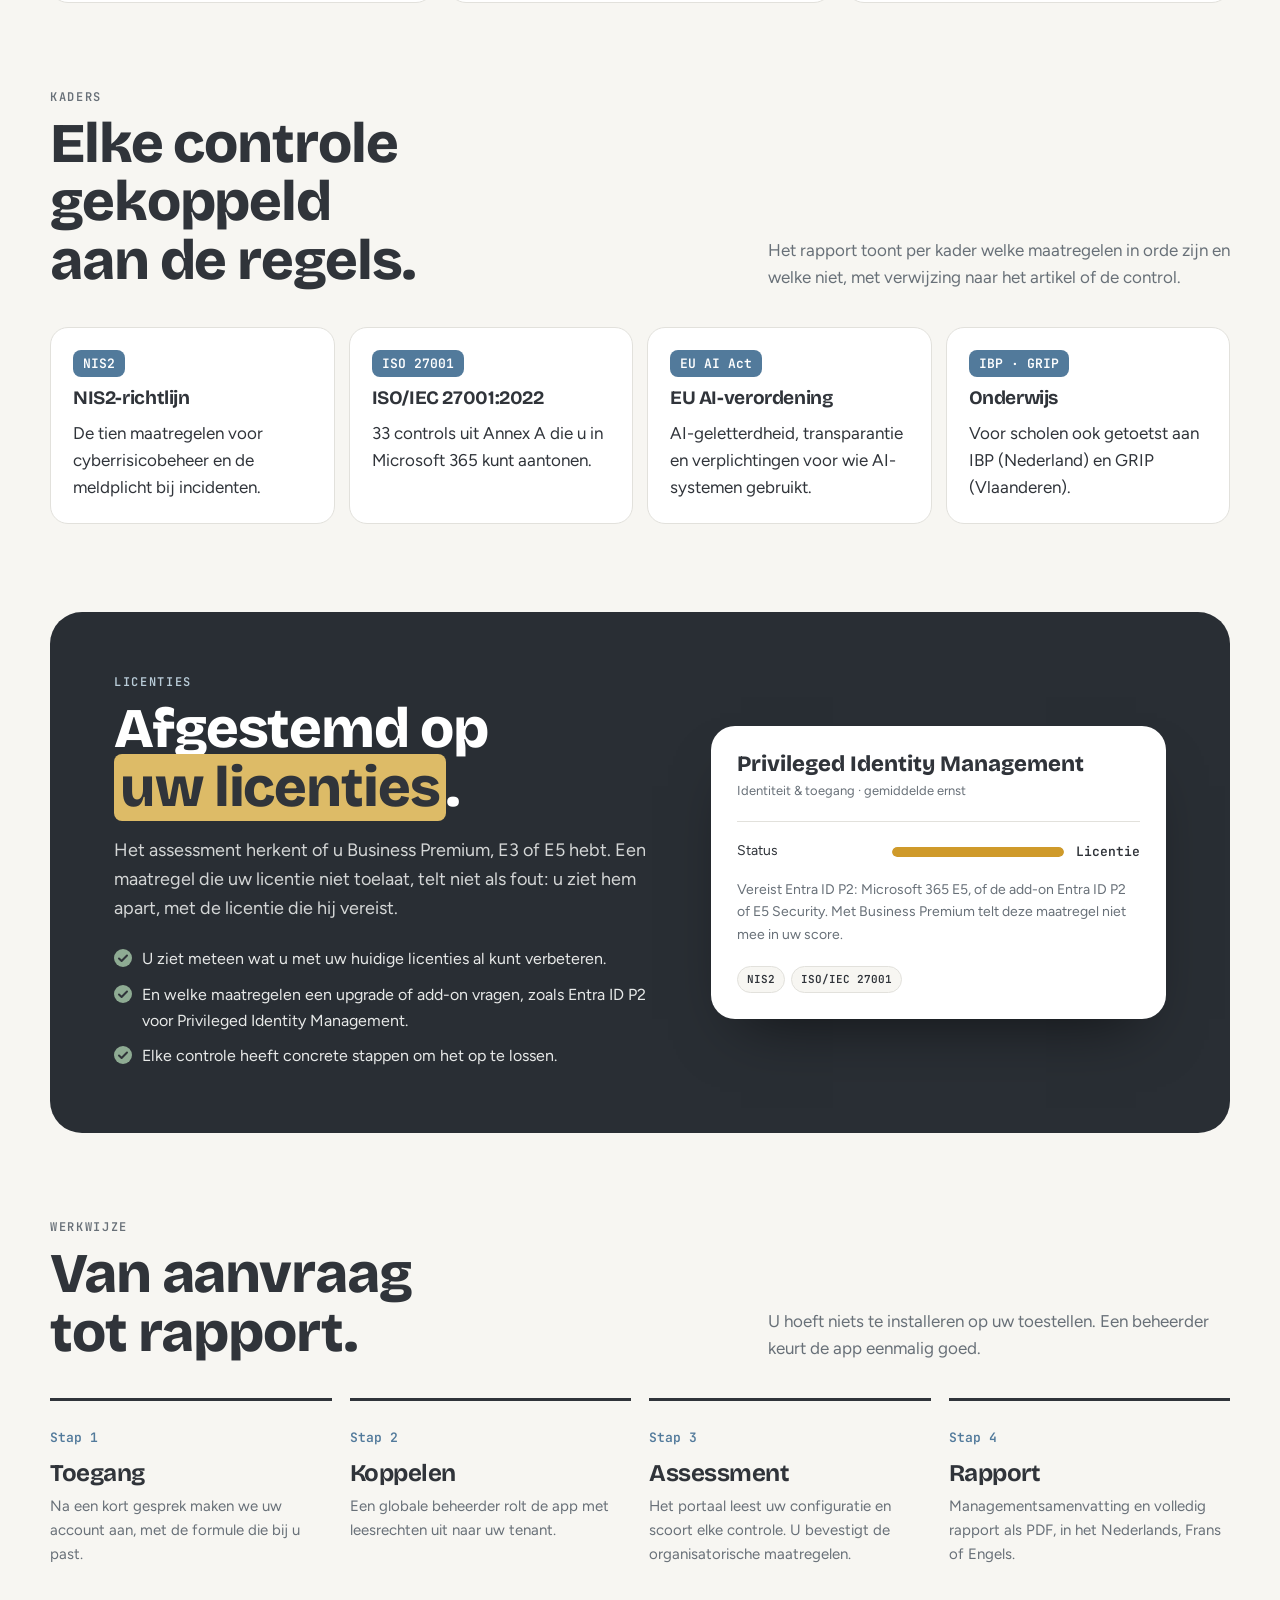
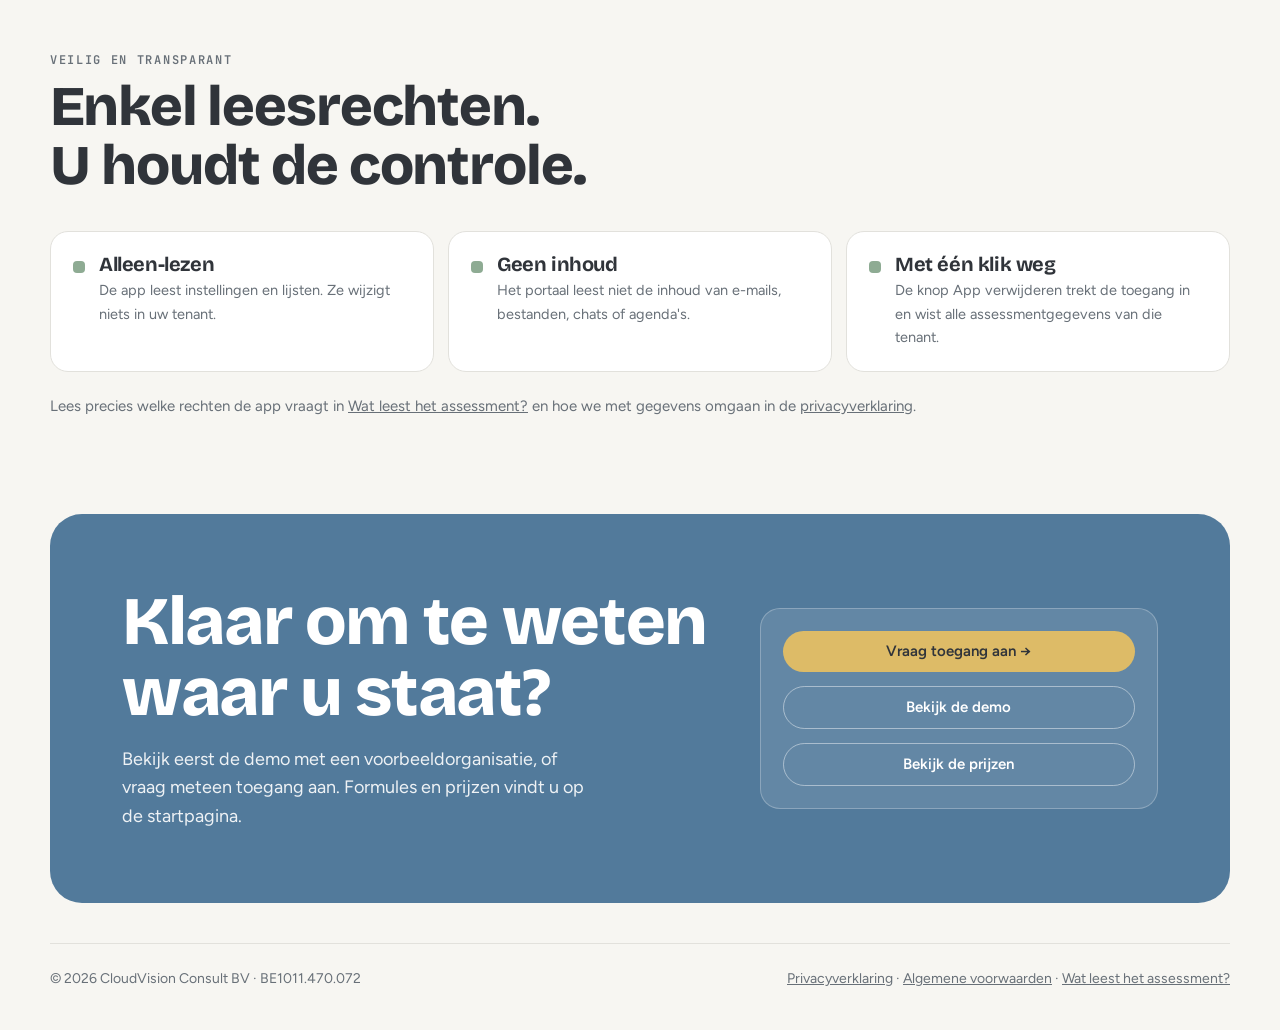
<file: m365-assessment.html>
<!doctype html>
<html lang="nl">
<head>
<meta charset="utf-8">
<meta http-equiv="Content-Security-Policy" content="default-src 'self'; script-src 'self'; style-src 'self' 'unsafe-inline'; img-src 'self' data:; font-src 'self'; connect-src 'self'; object-src 'none'; base-uri 'self'; form-action 'none'; upgrade-insecure-requests">
<meta name="referrer" content="strict-origin-when-cross-origin">
<meta name="viewport" content="width=device-width, initial-scale=1, viewport-fit=cover">
<meta name="description" content="Het M365-assessment van CloudVision toetst uw Microsoft 365-tenant aan NIS2, ISO/IEC 27001 en de EU AI-verordening, afgestemd op uw licenties.">
<title>M365-assessment · CloudVision</title>
<link rel="stylesheet" href="/fonts/fonts.css">
<link rel="stylesheet" href="/site.css">
</head>
<body>
<div class="wrap">
<nav>
  <a class="logo" href="/" data-app-link aria-label="CloudVision">
    <svg width="34" height="34" viewBox="0 0 34 34" aria-hidden="true"><rect width="34" height="34" rx="10" fill="var(--cobalt)"/><path d="M10 22h14a4.5 4.5 0 0 0-.8-8.9A6 6 0 0 0 11.6 15 3.6 3.6 0 0 0 10 22Z" fill="#fff"/><circle cx="17" cy="18" r="2.4" fill="var(--sun)"/></svg>
    CloudVision
  </a>
  <div class="links">
    <a href="/#diensten" data-app-link>Diensten</a>
    <a href="/#specialisaties" data-app-link>Specialisaties</a>
    <a href="/#aanpak" data-app-link>Aanpak</a>
    <a href="/#over" data-app-link>Over mij</a>
    <a href="/m365-assessment.html" data-app-link aria-current="page">M365-assessment</a>
    <a href="https://gws.cloudvision.be/product" data-app-link>Google-assessment</a>
    <a href="/#prijzen" data-app-link>Prijzen</a>
  </div>
  <label class="language-picker"><span id="language-label" class="sr-only">Taal</span><select id="language-select" aria-labelledby="language-label"><option value="nl" selected>NL</option><option value="fr">FR</option><option value="en">EN</option></select></label>
  <a class="btn btn-ghost" href="https://portal.cloudvision.be/login" data-app-link>Inloggen</a>
  <a class="btn btn-main" href="/#contact" data-app-link>Contact</a>
</nav>

<header class="hero" id="top">
  <div>
    <p class="eyebrow">M365-assessment</p>
    <h1 style="margin-top:18px">Weet waar uw <span class="hl">Microsoft 365</span> staat.</h1>
    <p class="lede">Een automatische doorlichting van uw tenant tegen NIS2, ISO/IEC 27001 en de EU AI-verordening, afgestemd op uw licenties en met concrete stappen om elk tekort op te lossen.</p>
    <div class="cta">
      <a class="btn btn-main" href="https://portal.cloudvision.be/request-access" data-app-link>Vraag toegang aan →</a>
      <a class="btn btn-ghost" href="https://portal.cloudvision.be/demo" data-app-link>Bekijk de demo</a>
    </div>
  </div>
  <div class="preview" aria-label="Voorbeeld van een assessmentrapport">
    <div class="top">
      <svg width="76" height="76" viewBox="0 0 76 76" aria-hidden="true"><circle cx="38" cy="38" r="30" fill="none" stroke="#EFEEE9" stroke-width="9"/><circle cx="38" cy="38" r="30" fill="none" stroke="#D07C3A" stroke-width="9" stroke-linecap="round" stroke-dasharray="81 189" transform="rotate(-90 38 38)"/><text x="38" y="44" text-anchor="middle" font-family="Bricolage Grotesque, sans-serif" font-weight="800" font-size="17" fill="#30343A">43%</text></svg>
      <div><strong>Voorbeeldrapport</strong><span>Totaalscore · Business Premium</span></div>
    </div>
    <div class="bars">
      <div class="bar"><span>Identiteit &amp; toegang</span><span class="track"><i style="width:34%;background:#C4604A"></i></span><b>34%</b></div>
      <div class="bar"><span>Toestellen</span><span class="track"><i style="width:54%;background:#D07C3A"></i></span><b>54%</b></div>
      <div class="bar"><span>E-mailbeveiliging</span><span class="track"><i style="width:64%;background:#CF9A2A"></i></span><b>64%</b></div>
      <div class="bar"><span>Logging &amp; monitoring</span><span class="track"><i style="width:86%;background:#4C9A60"></i></span><b>86%</b></div>
      <div class="bar"><span>AI-governance</span><span class="track"><i style="width:25%;background:#C4604A"></i></span><b>25%</b></div>
    </div>
    <div class="tags"><span>NIS2</span><span>ISO/IEC 27001</span><span>EU AI Act</span></div>
  </div>
</header>

<div class="stats product-stats">
  <div class="stat"><b>56</b><span>controles</span></div>
  <div class="stat"><b>9</b><span>categorieën</span></div>
  <div class="stat"><b>3</b><span>kaders: NIS2, ISO/IEC 27001 en de AI-verordening</span></div>
</div>

<section id="controles">
  <div class="head">
    <div><p class="eyebrow">Wat het controleert</p><h2>56 controles in 9 categorieën.</h2></div>
    <p>43 controles leest het portaal automatisch uit uw tenant. De 13 organisatorische maatregelen, zoals beleid en back-up, bevestigt u zelf in het portaal.</p>
  </div>
  <div class="specs product-specs">
    <div class="spec"><i class="sw" style="background:var(--cobalt)"></i><div><h3>Identiteit &amp; toegang</h3><p>MFA, Conditional Access, beheerdersrollen, legacy-authenticatie, gasttoegang en inactieve accounts.</p></div></div>
    <div class="spec"><i class="sw" style="background:var(--sun)"></i><div><h3>Toestellen &amp; endpoints</h3><p>Compliancepolicies in Intune, schijfversleuteling en toegang enkel vanaf beheerde toestellen.</p></div></div>
    <div class="spec"><i class="sw" style="background:var(--coral)"></i><div><h3>Bescherming tegen dreigingen</h3><p>Secure Score, openstaande waarschuwingen, phishingsimulaties, Safe Links en Safe Attachments.</p></div></div>
    <div class="spec"><i class="sw" style="background:var(--sun)"></i><div><h3>E-mailbeveiliging</h3><p>SPF, DKIM en DMARC, extern doorsturen, mailboxauditing en SMTP AUTH.</p></div></div>
    <div class="spec"><i class="sw" style="background:var(--mint)"></i><div><h3>Samenwerken &amp; delen</h3><p>Extern delen in SharePoint en OneDrive, toegestane domeinen en synchronisatie.</p></div></div>
    <div class="spec"><i class="sw" style="background:var(--mint)"></i><div><h3>Gegevensbescherming</h3><p>Gevoeligheidslabels, bewaarbeleid en Data Loss Prevention.</p></div></div>
    <div class="spec"><i class="sw" style="background:var(--cobalt)"></i><div><h3>Logging &amp; monitoring</h3><p>Auditlog, aanmeldlogs, bewaartermijnen en opvolging in een SIEM.</p></div></div>
    <div class="spec"><i class="sw" style="background:var(--coral)"></i><div><h3>Governance &amp; weerbaarheid</h3><p>Beleid, risicoanalyse, incidentrespons, back-up, continuïteit, leveranciers en bewustzijn.</p></div></div>
    <div class="spec"><i class="sw" style="background:var(--sun)"></i><div><h3>AI-governance</h3><p>Copilot-uitrol, toegang van AI-apps tot bedrijfsgegevens, schaduw-AI, AI-geletterdheid en beleid.</p></div></div>
  </div>
</section>

<section id="kaders">
  <div class="head">
    <div><p class="eyebrow">Kaders</p><h2>Elke controle gekoppeld aan de regels.</h2></div>
    <p>Het rapport toont per kader welke maatregelen in orde zijn en welke niet, met verwijzing naar het artikel of de control.</p>
  </div>
  <div class="certs">
    <div class="cert"><code>NIS2</code><h3>NIS2-richtlijn</h3><p>De tien maatregelen voor cyberrisicobeheer en de meldplicht bij incidenten.</p></div>
    <div class="cert"><code>ISO 27001</code><h3>ISO/IEC 27001:2022</h3><p>33 controls uit Annex A die u in Microsoft 365 kunt aantonen.</p></div>
    <div class="cert"><code>EU AI Act</code><h3>EU AI-verordening</h3><p>AI-geletterdheid, transparantie en verplichtingen voor wie AI-systemen gebruikt.</p></div>
    <div class="cert"><code>IBP · GRIP</code><h3>Onderwijs</h3><p>Voor scholen ook getoetst aan IBP (Nederland) en GRIP (Vlaanderen).</p></div>
  </div>
</section>

<section id="licenties">
  <div class="assess">
    <div>
      <p class="eyebrow">Licenties</p>
      <h2>Afgestemd op <span class="hl">uw licenties</span>.</h2>
      <p class="intro">Het assessment herkent of u Business Premium, E3 of E5 hebt. Een maatregel die uw licentie niet toelaat, telt niet als fout: u ziet hem apart, met de licentie die hij vereist.</p>
      <ul>
        <li>U ziet meteen wat u met uw huidige licenties al kunt verbeteren.</li>
        <li>En welke maatregelen een upgrade of add-on vragen, zoals Entra ID P2 voor Privileged Identity Management.</li>
        <li>Elke controle heeft concrete stappen om het op te lossen.</li>
      </ul>
    </div>
    <div class="preview" aria-label="Voorbeeld van een licentievereiste">
      <div class="top"><div><strong>Privileged Identity Management</strong><span>Identiteit &amp; toegang · gemiddelde ernst</span></div></div>
      <div class="bars">
        <div class="bar"><span>Status</span><span class="track"><i style="width:100%;background:#CF9A2A"></i></span><b>Licentie</b></div>
      </div>
      <p class="product-note">Vereist Entra ID P2: Microsoft 365 E5, of de add-on Entra ID P2 of E5 Security. Met Business Premium telt deze maatregel niet mee in uw score.</p>
      <div class="tags"><span>NIS2</span><span>ISO/IEC 27001</span></div>
    </div>
  </div>
</section>

<section id="werkwijze">
  <div class="head">
    <div><p class="eyebrow">Werkwijze</p><h2>Van aanvraag tot rapport.</h2></div>
    <p>U hoeft niets te installeren op uw toestellen. Een beheerder keurt de app eenmalig goed.</p>
  </div>
  <div class="steps">
    <div class="step"><b>Stap 1</b><h3>Toegang</h3><p>Na een kort gesprek maken we uw account aan, met de formule die bij u past.</p></div>
    <div class="step"><b>Stap 2</b><h3>Koppelen</h3><p>Een globale beheerder rolt de app met leesrechten uit naar uw tenant.</p></div>
    <div class="step"><b>Stap 3</b><h3>Assessment</h3><p>Het portaal leest uw configuratie en scoort elke controle. U bevestigt de organisatorische maatregelen.</p></div>
    <div class="step"><b>Stap 4</b><h3>Rapport</h3><p>Managementsamenvatting en volledig rapport als PDF, in het Nederlands, Frans of Engels.</p></div>
  </div>
</section>

<section id="vertrouwen">
  <div class="head">
    <div><p class="eyebrow">Veilig en transparant</p><h2>Enkel leesrechten. U houdt de controle.</h2></div>
  </div>
  <div class="specs product-specs">
    <div class="spec"><i class="sw" style="background:var(--mint)"></i><div><h3>Alleen-lezen</h3><p>De app leest instellingen en lijsten. Ze wijzigt niets in uw tenant.</p></div></div>
    <div class="spec"><i class="sw" style="background:var(--mint)"></i><div><h3>Geen inhoud</h3><p>Het portaal leest niet de inhoud van e-mails, bestanden, chats of agenda's.</p></div></div>
    <div class="spec"><i class="sw" style="background:var(--mint)"></i><div><h3>Met één klik weg</h3><p>De knop App verwijderen trekt de toegang in en wist alle assessmentgegevens van die tenant.</p></div></div>
  </div>
  <p class="plans-note">Lees precies welke rechten de app vraagt in <a href="/permissions.html" data-app-link>Wat leest het assessment?</a> en hoe we met gegevens omgaan in de <a href="/privacy.html" data-app-link>privacyverklaring</a>.</p>
</section>

<section class="contact" id="starten">
  <div>
    <h2>Klaar om te weten waar u staat?</h2>
    <p>Bekijk eerst de demo met een voorbeeldorganisatie, of vraag meteen toegang aan. Formules en prijzen vindt u op de startpagina.</p>
  </div>
  <div class="box">
    <a class="btn btn-sun" href="https://portal.cloudvision.be/request-access" data-app-link>Vraag toegang aan →</a>
    <a class="btn btn-ghost product-ghost" href="https://portal.cloudvision.be/demo" data-app-link>Bekijk de demo</a>
    <a class="btn btn-ghost product-ghost" href="/#prijzen" data-app-link>Bekijk de prijzen</a>
  </div>
</section>

<footer>
  <span>© 2026 CloudVision Consult BV · BE1011.470.072</span>
  <span><a href="/privacy.html" data-app-link>Privacyverklaring</a> · <a href="/terms.html" data-app-link>Algemene voorwaarden</a> · <a href="/permissions.html" data-app-link>Wat leest het assessment?</a></span>
</footer>
</div>

<script src="translations.js"></script>
<script src="app-links.js"></script>
</body>
</html>
</file>
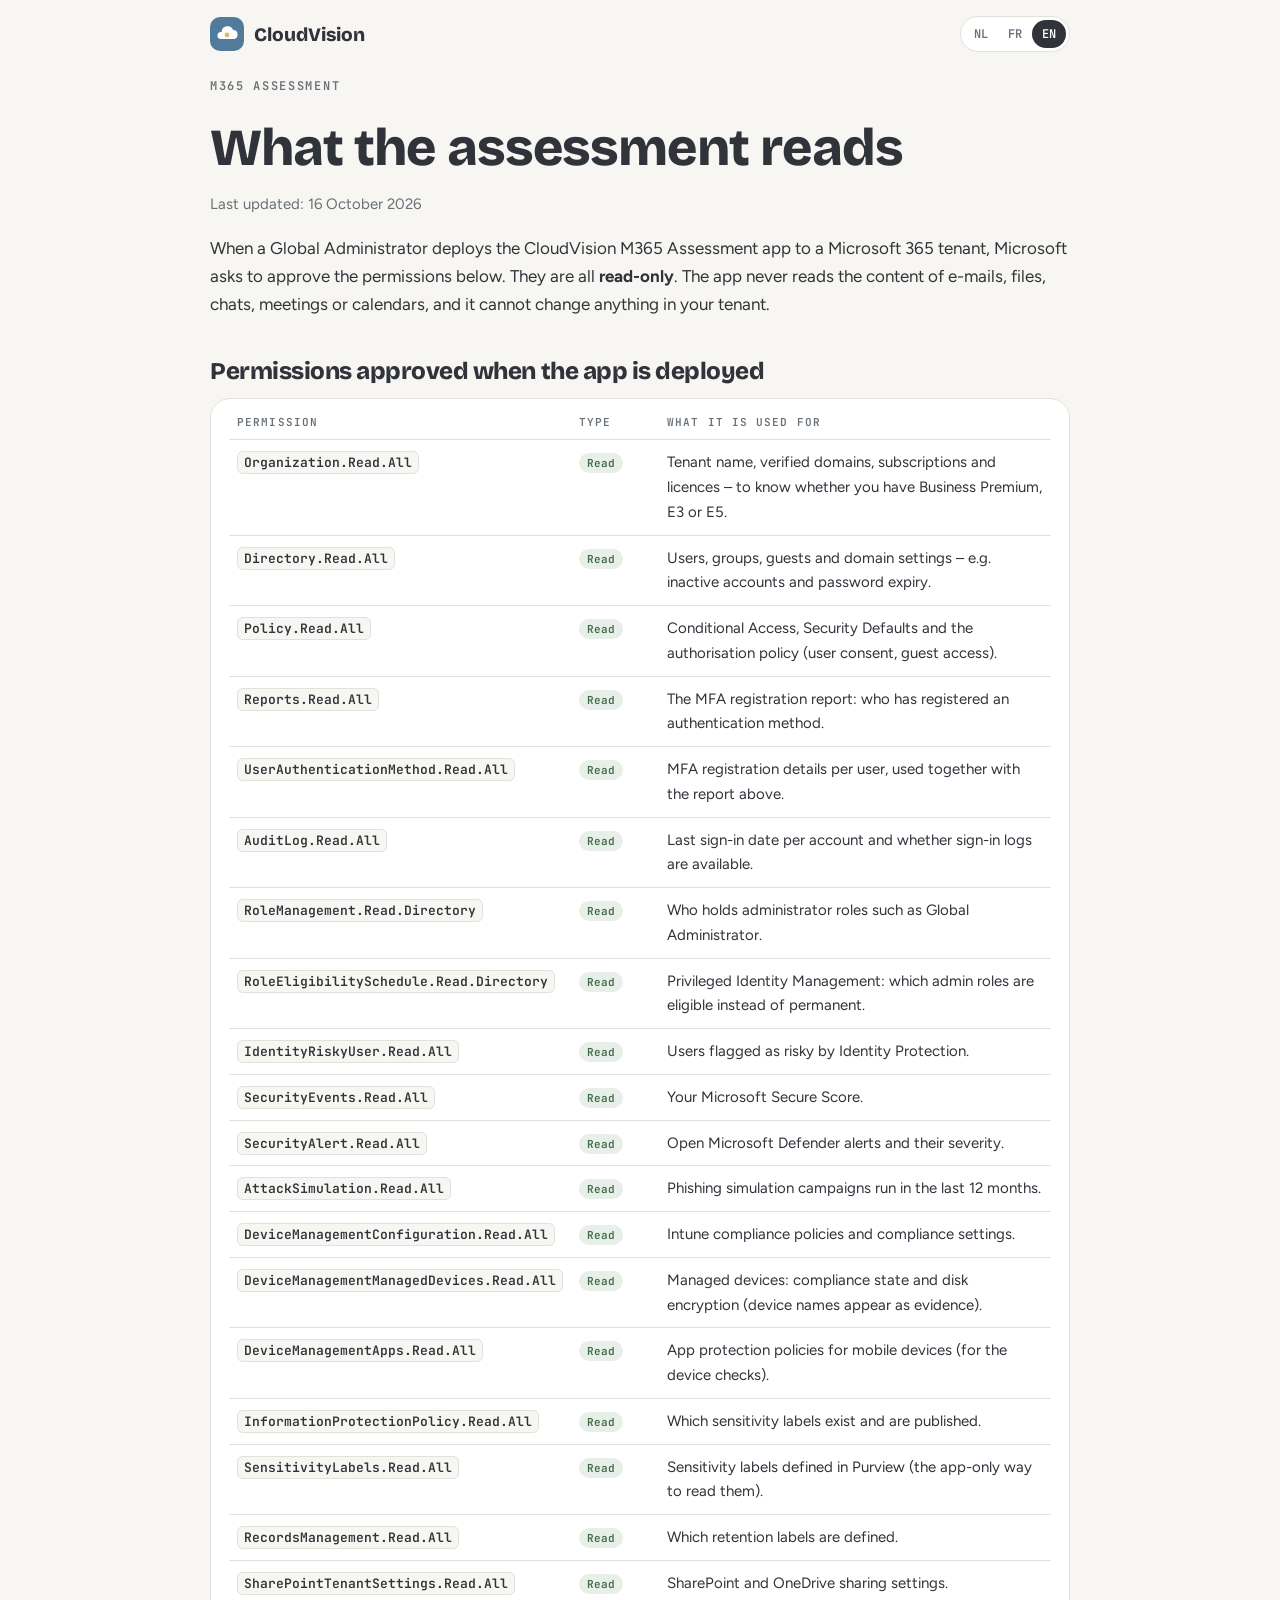
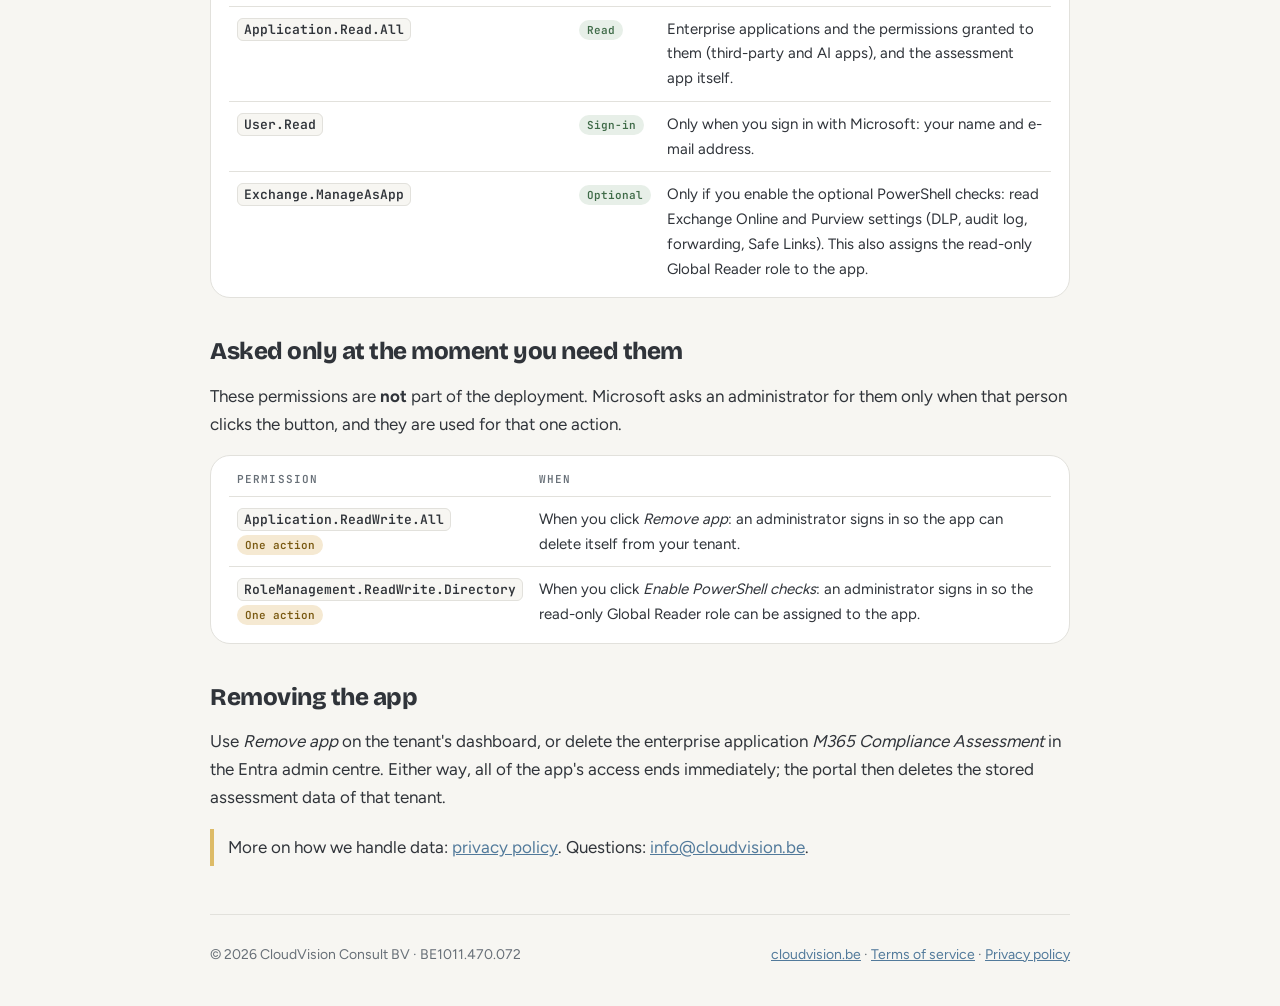
<file: permissions.html>
<!DOCTYPE html>
<html lang="nl">
<head>
<meta charset="utf-8">
<meta http-equiv="Content-Security-Policy" content="default-src 'self'; script-src 'self'; style-src 'self' 'unsafe-inline'; img-src 'self' data:; font-src 'self'; connect-src 'self'; object-src 'none'; base-uri 'self'; form-action 'none'; upgrade-insecure-requests">
<meta name="referrer" content="strict-origin-when-cross-origin">
<meta name="viewport" content="width=device-width, initial-scale=1">
<title>Wat het assessment leest · CloudVision</title>
<meta name="description" content="The read-only Microsoft 365 permissions used by the CloudVision M365 Assessment, and what each is used for.">
<link rel="stylesheet" href="/fonts/fonts.css">
<link rel="stylesheet" href="/legal.css">
</head>
<body data-titles='{"nl":"Wat het assessment leest · CloudVision","fr":"Ce que lit l\u2019évaluation · CloudVision","en":"What the assessment reads · CloudVision"}'>
<div class="wrap">
<nav>
  <a class="logo" href="/" aria-label="CloudVision">
    <svg width="34" height="34" viewBox="0 0 34 34" aria-hidden="true"><rect width="34" height="34" rx="10" fill="#527A9B"/><path d="M10 22h14a4.5 4.5 0 0 0-.8-8.9A6 6 0 0 0 11.6 15 3.6 3.6 0 0 0 10 22Z" fill="#fff"/><circle cx="17" cy="18" r="2.4" fill="#DDBB67"/></svg>
    CloudVision
  </a>
  <div class="lang" role="group" aria-label="Language"><button data-set="nl">NL</button><button data-set="fr">FR</button><button data-set="en">EN</button></div>
</nav>
<article data-lang="en">
<p class="eyebrow">M365 Assessment</p>
<h1>What the assessment reads</h1>
<p class="updated">Last updated: 16 October 2026</p>
<p>When a Global Administrator deploys the CloudVision M365 Assessment app to a Microsoft 365 tenant, Microsoft asks to approve the permissions below. They are all <strong>read-only</strong>. The app never reads the content of e-mails, files, chats, meetings or calendars, and it cannot change anything in your tenant.</p>
<h2>Permissions approved when the app is deployed</h2>
<div class="card"><table>
<tr><th>Permission</th><th>Type</th><th>What it is used for</th></tr>
<tr><td><code>Organization.Read.All</code></td><td><span class="tag">Read</span></td><td>Tenant name, verified domains, subscriptions and licences – to know whether you have Business Premium, E3 or E5.</td></tr>
<tr><td><code>Directory.Read.All</code></td><td><span class="tag">Read</span></td><td>Users, groups, guests and domain settings – e.g. inactive accounts and password expiry.</td></tr>
<tr><td><code>Policy.Read.All</code></td><td><span class="tag">Read</span></td><td>Conditional Access, Security Defaults and the authorisation policy (user consent, guest access).</td></tr>
<tr><td><code>Reports.Read.All</code></td><td><span class="tag">Read</span></td><td>The MFA registration report: who has registered an authentication method.</td></tr>
<tr><td><code>UserAuthenticationMethod.Read.All</code></td><td><span class="tag">Read</span></td><td>MFA registration details per user, used together with the report above.</td></tr>
<tr><td><code>AuditLog.Read.All</code></td><td><span class="tag">Read</span></td><td>Last sign-in date per account and whether sign-in logs are available.</td></tr>
<tr><td><code>RoleManagement.Read.Directory</code></td><td><span class="tag">Read</span></td><td>Who holds administrator roles such as Global Administrator.</td></tr>
<tr><td><code>RoleEligibilitySchedule.Read.Directory</code></td><td><span class="tag">Read</span></td><td>Privileged Identity Management: which admin roles are eligible instead of permanent.</td></tr>
<tr><td><code>IdentityRiskyUser.Read.All</code></td><td><span class="tag">Read</span></td><td>Users flagged as risky by Identity Protection.</td></tr>
<tr><td><code>SecurityEvents.Read.All</code></td><td><span class="tag">Read</span></td><td>Your Microsoft Secure Score.</td></tr>
<tr><td><code>SecurityAlert.Read.All</code></td><td><span class="tag">Read</span></td><td>Open Microsoft Defender alerts and their severity.</td></tr>
<tr><td><code>AttackSimulation.Read.All</code></td><td><span class="tag">Read</span></td><td>Phishing simulation campaigns run in the last 12 months.</td></tr>
<tr><td><code>DeviceManagementConfiguration.Read.All</code></td><td><span class="tag">Read</span></td><td>Intune compliance policies and compliance settings.</td></tr>
<tr><td><code>DeviceManagementManagedDevices.Read.All</code></td><td><span class="tag">Read</span></td><td>Managed devices: compliance state and disk encryption (device names appear as evidence).</td></tr>
<tr><td><code>DeviceManagementApps.Read.All</code></td><td><span class="tag">Read</span></td><td>App protection policies for mobile devices (for the device checks).</td></tr>
<tr><td><code>InformationProtectionPolicy.Read.All</code></td><td><span class="tag">Read</span></td><td>Which sensitivity labels exist and are published.</td></tr>
<tr><td><code>SensitivityLabels.Read.All</code></td><td><span class="tag">Read</span></td><td>Sensitivity labels defined in Purview (the app-only way to read them).</td></tr>
<tr><td><code>RecordsManagement.Read.All</code></td><td><span class="tag">Read</span></td><td>Which retention labels are defined.</td></tr>
<tr><td><code>SharePointTenantSettings.Read.All</code></td><td><span class="tag">Read</span></td><td>SharePoint and OneDrive sharing settings.</td></tr>
<tr><td><code>Application.Read.All</code></td><td><span class="tag">Read</span></td><td>Enterprise applications and the permissions granted to them (third-party and AI apps), and the assessment app itself.</td></tr>
<tr><td><code>User.Read</code></td><td><span class="tag">Sign-in</span></td><td>Only when you sign in with Microsoft: your name and e-mail address.</td></tr>
<tr><td><code>Exchange.ManageAsApp</code></td><td><span class="tag">Optional</span></td><td>Only if you enable the optional PowerShell checks: read Exchange Online and Purview settings (DLP, audit log, forwarding, Safe Links). This also assigns the read-only Global Reader role to the app.</td></tr>
</table></div>
<h2>Asked only at the moment you need them</h2>
<p>These permissions are <strong>not</strong> part of the deployment. Microsoft asks an administrator for them only when that person clicks the button, and they are used for that one action.</p>
<div class="card"><table>
<tr><th>Permission</th><th>When</th></tr>
<tr><td><code>Application.ReadWrite.All</code><br><span class="tag write">One action</span></td><td>When you click <em>Remove app</em>: an administrator signs in so the app can delete itself from your tenant.</td></tr>
<tr><td><code>RoleManagement.ReadWrite.Directory</code><br><span class="tag write">One action</span></td><td>When you click <em>Enable PowerShell checks</em>: an administrator signs in so the read-only Global Reader role can be assigned to the app.</td></tr>
</table></div>
<h2>Removing the app</h2>
<p>Use <em>Remove app</em> on the tenant's dashboard, or delete the enterprise application <em>M365 Compliance Assessment</em> in the Entra admin centre. Either way, all of the app's access ends immediately; the portal then deletes the stored assessment data of that tenant.</p>
<p class="note">More on how we handle data: <a href="/privacy.html" data-keep-lang>privacy policy</a>. Questions: <a href="mailto:info@cloudvision.be">info@cloudvision.be</a>.</p>
</article>
<article data-lang="nl">
<p class="eyebrow">M365-assessment</p>
<h1>Wat het assessment leest</h1>
<p class="updated">Laatst bijgewerkt: 16 oktober 2026</p>
<p>Wanneer een globale beheerder de app CloudVision M365 Assessment uitrolt naar een Microsoft 365-tenant, vraagt Microsoft om de rechten hieronder goed te keuren. Het zijn allemaal <strong>leesrechten</strong>. De app leest nooit de inhoud van e-mails, bestanden, chats, vergaderingen of agenda's, en kan niets wijzigen in uw tenant.</p>
<h2>Rechten die u goedkeurt bij het uitrollen</h2>
<div class="card"><table>
<tr><th>Recht</th><th>Soort</th><th>Waarvoor het dient</th></tr>
<tr><td><code>Organization.Read.All</code></td><td><span class="tag">Lezen</span></td><td>Naam, geverifieerde domeinen, abonnementen en licenties van de tenant – om te weten of u Business Premium, E3 of E5 hebt.</td></tr>
<tr><td><code>Directory.Read.All</code></td><td><span class="tag">Lezen</span></td><td>Gebruikers, groepen, gasten en domeininstellingen – bv. inactieve accounts en het verlopen van wachtwoorden.</td></tr>
<tr><td><code>Policy.Read.All</code></td><td><span class="tag">Lezen</span></td><td>Conditional Access, Security Defaults en het autorisatiebeleid (toestemming door gebruikers, gasttoegang).</td></tr>
<tr><td><code>Reports.Read.All</code></td><td><span class="tag">Lezen</span></td><td>Het rapport over MFA-registratie: wie een verificatiemethode registreerde.</td></tr>
<tr><td><code>UserAuthenticationMethod.Read.All</code></td><td><span class="tag">Lezen</span></td><td>MFA-registratie per gebruiker, samen met het rapport hierboven.</td></tr>
<tr><td><code>AuditLog.Read.All</code></td><td><span class="tag">Lezen</span></td><td>Datum van laatste aanmelding per account en of aanmeldlogs beschikbaar zijn.</td></tr>
<tr><td><code>RoleManagement.Read.Directory</code></td><td><span class="tag">Lezen</span></td><td>Wie beheerdersrollen zoals Global Administrator heeft.</td></tr>
<tr><td><code>RoleEligibilitySchedule.Read.Directory</code></td><td><span class="tag">Lezen</span></td><td>Privileged Identity Management: welke beheerdersrollen eligible zijn in plaats van permanent.</td></tr>
<tr><td><code>IdentityRiskyUser.Read.All</code></td><td><span class="tag">Lezen</span></td><td>Gebruikers die Identity Protection als risicovol markeert.</td></tr>
<tr><td><code>SecurityEvents.Read.All</code></td><td><span class="tag">Lezen</span></td><td>Uw Microsoft Secure Score.</td></tr>
<tr><td><code>SecurityAlert.Read.All</code></td><td><span class="tag">Lezen</span></td><td>Openstaande Microsoft Defender-waarschuwingen en hun ernst.</td></tr>
<tr><td><code>AttackSimulation.Read.All</code></td><td><span class="tag">Lezen</span></td><td>Phishingsimulaties van de afgelopen 12 maanden.</td></tr>
<tr><td><code>DeviceManagementConfiguration.Read.All</code></td><td><span class="tag">Lezen</span></td><td>Compliancebeleid en compliance-instellingen in Intune.</td></tr>
<tr><td><code>DeviceManagementManagedDevices.Read.All</code></td><td><span class="tag">Lezen</span></td><td>Beheerde toestellen: compliancestatus en schijfversleuteling (toestelnamen verschijnen als bewijs).</td></tr>
<tr><td><code>DeviceManagementApps.Read.All</code></td><td><span class="tag">Lezen</span></td><td>App protection policies voor mobiele toestellen (voor de controles op toestellen).</td></tr>
<tr><td><code>InformationProtectionPolicy.Read.All</code></td><td><span class="tag">Lezen</span></td><td>Welke gevoeligheidslabels bestaan en gepubliceerd zijn.</td></tr>
<tr><td><code>SensitivityLabels.Read.All</code></td><td><span class="tag">Lezen</span></td><td>Gevoeligheidslabels die in Purview gedefinieerd zijn (de manier om ze als app te lezen).</td></tr>
<tr><td><code>RecordsManagement.Read.All</code></td><td><span class="tag">Lezen</span></td><td>Welke bewaarlabels gedefinieerd zijn.</td></tr>
<tr><td><code>SharePointTenantSettings.Read.All</code></td><td><span class="tag">Lezen</span></td><td>Instellingen voor delen in SharePoint en OneDrive.</td></tr>
<tr><td><code>Application.Read.All</code></td><td><span class="tag">Lezen</span></td><td>Enterprise applications en de rechten die ze kregen (apps van derden en AI-apps), en de assessment-app zelf.</td></tr>
<tr><td><code>User.Read</code></td><td><span class="tag">Aanmelden</span></td><td>Enkel wanneer u aanmeldt met Microsoft: uw naam en e-mailadres.</td></tr>
<tr><td><code>Exchange.ManageAsApp</code></td><td><span class="tag">Optioneel</span></td><td>Enkel als u de optionele PowerShell-controles inschakelt: instellingen van Exchange Online en Purview lezen (DLP, auditlog, doorsturen, Safe Links). Daarbij krijgt de app ook de alleen-lezen rol Global Reader.</td></tr>
</table></div>
<h2>Enkel gevraagd op het moment dat u ze nodig hebt</h2>
<p>Deze rechten maken <strong>geen</strong> deel uit van het uitrollen. Microsoft vraagt ze aan een beheerder pas wanneer die op de knop klikt, en ze dienen enkel voor die ene actie.</p>
<div class="card"><table>
<tr><th>Recht</th><th>Wanneer</th></tr>
<tr><td><code>Application.ReadWrite.All</code><br><span class="tag write">Eén actie</span></td><td>Wanneer u op <em>App verwijderen</em> klikt: een beheerder meldt zich aan zodat de app zichzelf uit uw tenant kan verwijderen.</td></tr>
<tr><td><code>RoleManagement.ReadWrite.Directory</code><br><span class="tag write">Eén actie</span></td><td>Wanneer u op <em>PowerShell-controles inschakelen</em> klikt: een beheerder meldt zich aan zodat de alleen-lezen rol Global Reader aan de app kan worden toegekend.</td></tr>
</table></div>
<h2>De app verwijderen</h2>
<p>Gebruik <em>App verwijderen</em> op het dashboard van de tenant, of verwijder de enterprise application <em>M365 Compliance Assessment</em> in het Entra-beheercentrum. In beide gevallen stopt alle toegang van de app onmiddellijk; het portaal wist daarna de bewaarde assessmentgegevens van die tenant.</p>
<p class="note">Meer over hoe we met gegevens omgaan: <a href="/privacy.html" data-keep-lang>privacyverklaring</a>. Vragen: <a href="mailto:info@cloudvision.be">info@cloudvision.be</a>.</p>
</article>
<article data-lang="fr">
<p class="eyebrow">Évaluation M365</p>
<h1>Ce que lit l'évaluation</h1>
<p class="updated">Dernière mise à jour : 16 octobre 2026</p>
<p>Lorsqu'un administrateur général déploie l'application CloudVision M365 Assessment dans un tenant Microsoft 365, Microsoft demande d'approuver les autorisations ci-dessous. Elles sont toutes <strong>en lecture seule</strong>. L'application ne lit jamais le contenu des e-mails, fichiers, conversations, réunions ou calendriers, et ne peut rien modifier dans votre tenant.</p>
<h2>Autorisations approuvées lors du déploiement</h2>
<div class="card"><table>
<tr><th>Autorisation</th><th>Type</th><th>Utilisation</th></tr>
<tr><td><code>Organization.Read.All</code></td><td><span class="tag">Lecture</span></td><td>Nom, domaines vérifiés, abonnements et licences du tenant – pour savoir si vous avez Business Premium, E3 ou E5.</td></tr>
<tr><td><code>Directory.Read.All</code></td><td><span class="tag">Lecture</span></td><td>Utilisateurs, groupes, invités et paramètres de domaine – par ex. comptes inactifs et expiration des mots de passe.</td></tr>
<tr><td><code>Policy.Read.All</code></td><td><span class="tag">Lecture</span></td><td>Conditional Access, Security Defaults et la stratégie d'autorisation (consentement des utilisateurs, accès invité).</td></tr>
<tr><td><code>Reports.Read.All</code></td><td><span class="tag">Lecture</span></td><td>Le rapport d'enregistrement MFA : qui a enregistré une méthode d'authentification.</td></tr>
<tr><td><code>UserAuthenticationMethod.Read.All</code></td><td><span class="tag">Lecture</span></td><td>Détails de l'enregistrement MFA par utilisateur, avec le rapport ci-dessus.</td></tr>
<tr><td><code>AuditLog.Read.All</code></td><td><span class="tag">Lecture</span></td><td>Date de dernière connexion par compte et disponibilité des journaux de connexion.</td></tr>
<tr><td><code>RoleManagement.Read.Directory</code></td><td><span class="tag">Lecture</span></td><td>Qui détient des rôles d'administrateur comme Global Administrator.</td></tr>
<tr><td><code>RoleEligibilitySchedule.Read.Directory</code></td><td><span class="tag">Lecture</span></td><td>Privileged Identity Management : quels rôles d'administrateur sont éligibles plutôt que permanents.</td></tr>
<tr><td><code>IdentityRiskyUser.Read.All</code></td><td><span class="tag">Lecture</span></td><td>Utilisateurs signalés comme à risque par Identity Protection.</td></tr>
<tr><td><code>SecurityEvents.Read.All</code></td><td><span class="tag">Lecture</span></td><td>Votre Microsoft Secure Score.</td></tr>
<tr><td><code>SecurityAlert.Read.All</code></td><td><span class="tag">Lecture</span></td><td>Alertes Microsoft Defender ouvertes et leur gravité.</td></tr>
<tr><td><code>AttackSimulation.Read.All</code></td><td><span class="tag">Lecture</span></td><td>Campagnes de simulation d'hameçonnage des 12 derniers mois.</td></tr>
<tr><td><code>DeviceManagementConfiguration.Read.All</code></td><td><span class="tag">Lecture</span></td><td>Stratégies et paramètres de conformité Intune.</td></tr>
<tr><td><code>DeviceManagementManagedDevices.Read.All</code></td><td><span class="tag">Lecture</span></td><td>Appareils gérés : état de conformité et chiffrement du disque (les noms d'appareils figurent comme preuves).</td></tr>
<tr><td><code>DeviceManagementApps.Read.All</code></td><td><span class="tag">Lecture</span></td><td>Stratégies de protection des applications mobiles (pour les contrôles des appareils).</td></tr>
<tr><td><code>InformationProtectionPolicy.Read.All</code></td><td><span class="tag">Lecture</span></td><td>Quelles étiquettes de confidentialité existent et sont publiées.</td></tr>
<tr><td><code>SensitivityLabels.Read.All</code></td><td><span class="tag">Lecture</span></td><td>Étiquettes de confidentialité définies dans Purview (la méthode de lecture pour une application).</td></tr>
<tr><td><code>RecordsManagement.Read.All</code></td><td><span class="tag">Lecture</span></td><td>Quelles étiquettes de rétention sont définies.</td></tr>
<tr><td><code>SharePointTenantSettings.Read.All</code></td><td><span class="tag">Lecture</span></td><td>Paramètres de partage SharePoint et OneDrive.</td></tr>
<tr><td><code>Application.Read.All</code></td><td><span class="tag">Lecture</span></td><td>Applications d'entreprise et autorisations qui leur sont accordées (applications tierces et d'IA), ainsi que l'application d'évaluation elle-même.</td></tr>
<tr><td><code>User.Read</code></td><td><span class="tag">Connexion</span></td><td>Uniquement lorsque vous vous connectez avec Microsoft : votre nom et votre adresse e-mail.</td></tr>
<tr><td><code>Exchange.ManageAsApp</code></td><td><span class="tag">Facultatif</span></td><td>Uniquement si vous activez les contrôles PowerShell facultatifs : lire les paramètres d'Exchange Online et de Purview (DLP, journal d'audit, transfert, Safe Links). L'application reçoit alors aussi le rôle en lecture seule Global Reader.</td></tr>
</table></div>
<h2>Demandées uniquement au moment où vous en avez besoin</h2>
<p>Ces autorisations ne font <strong>pas</strong> partie du déploiement. Microsoft les demande à un administrateur uniquement lorsqu'il clique sur le bouton, et elles ne servent qu'à cette action.</p>
<div class="card"><table>
<tr><th>Autorisation</th><th>Quand</th></tr>
<tr><td><code>Application.ReadWrite.All</code><br><span class="tag write">Une action</span></td><td>Lorsque vous cliquez sur <em>Supprimer l'app</em> : un administrateur se connecte pour que l'application puisse se supprimer de votre tenant.</td></tr>
<tr><td><code>RoleManagement.ReadWrite.Directory</code><br><span class="tag write">Une action</span></td><td>Lorsque vous cliquez sur <em>Activer les contrôles PowerShell</em> : un administrateur se connecte pour attribuer le rôle en lecture seule Global Reader à l'application.</td></tr>
</table></div>
<h2>Supprimer l'application</h2>
<p>Utilisez <em>Supprimer l'app</em> sur le tableau de bord du tenant, ou supprimez l'application d'entreprise <em>M365 Compliance Assessment</em> dans le centre d'administration Entra. Dans les deux cas, tout accès de l'application cesse immédiatement ; le portail efface ensuite les données d'évaluation conservées pour ce tenant.</p>
<p class="note">Plus d'informations sur le traitement des données : <a href="/privacy.html" data-keep-lang>politique de confidentialité</a>. Questions : <a href="mailto:info@cloudvision.be">info@cloudvision.be</a>.</p>
</article>
<footer>
  <span>© 2026 CloudVision Consult BV · BE1011.470.072</span>
  <span><a href="/">cloudvision.be</a> · <a href="/terms.html" data-keep-lang><span data-lang="nl">Algemene voorwaarden</span><span data-lang="fr">Conditions générales</span><span data-lang="en">Terms of service</span></a> · <a href="/privacy.html" data-keep-lang><span data-lang="nl">Privacyverklaring</span><span data-lang="fr">Confidentialité</span><span data-lang="en">Privacy policy</span></a></span>
</footer>
</div>
<script src="/legal.js"></script>
</body>
</html>
</file>
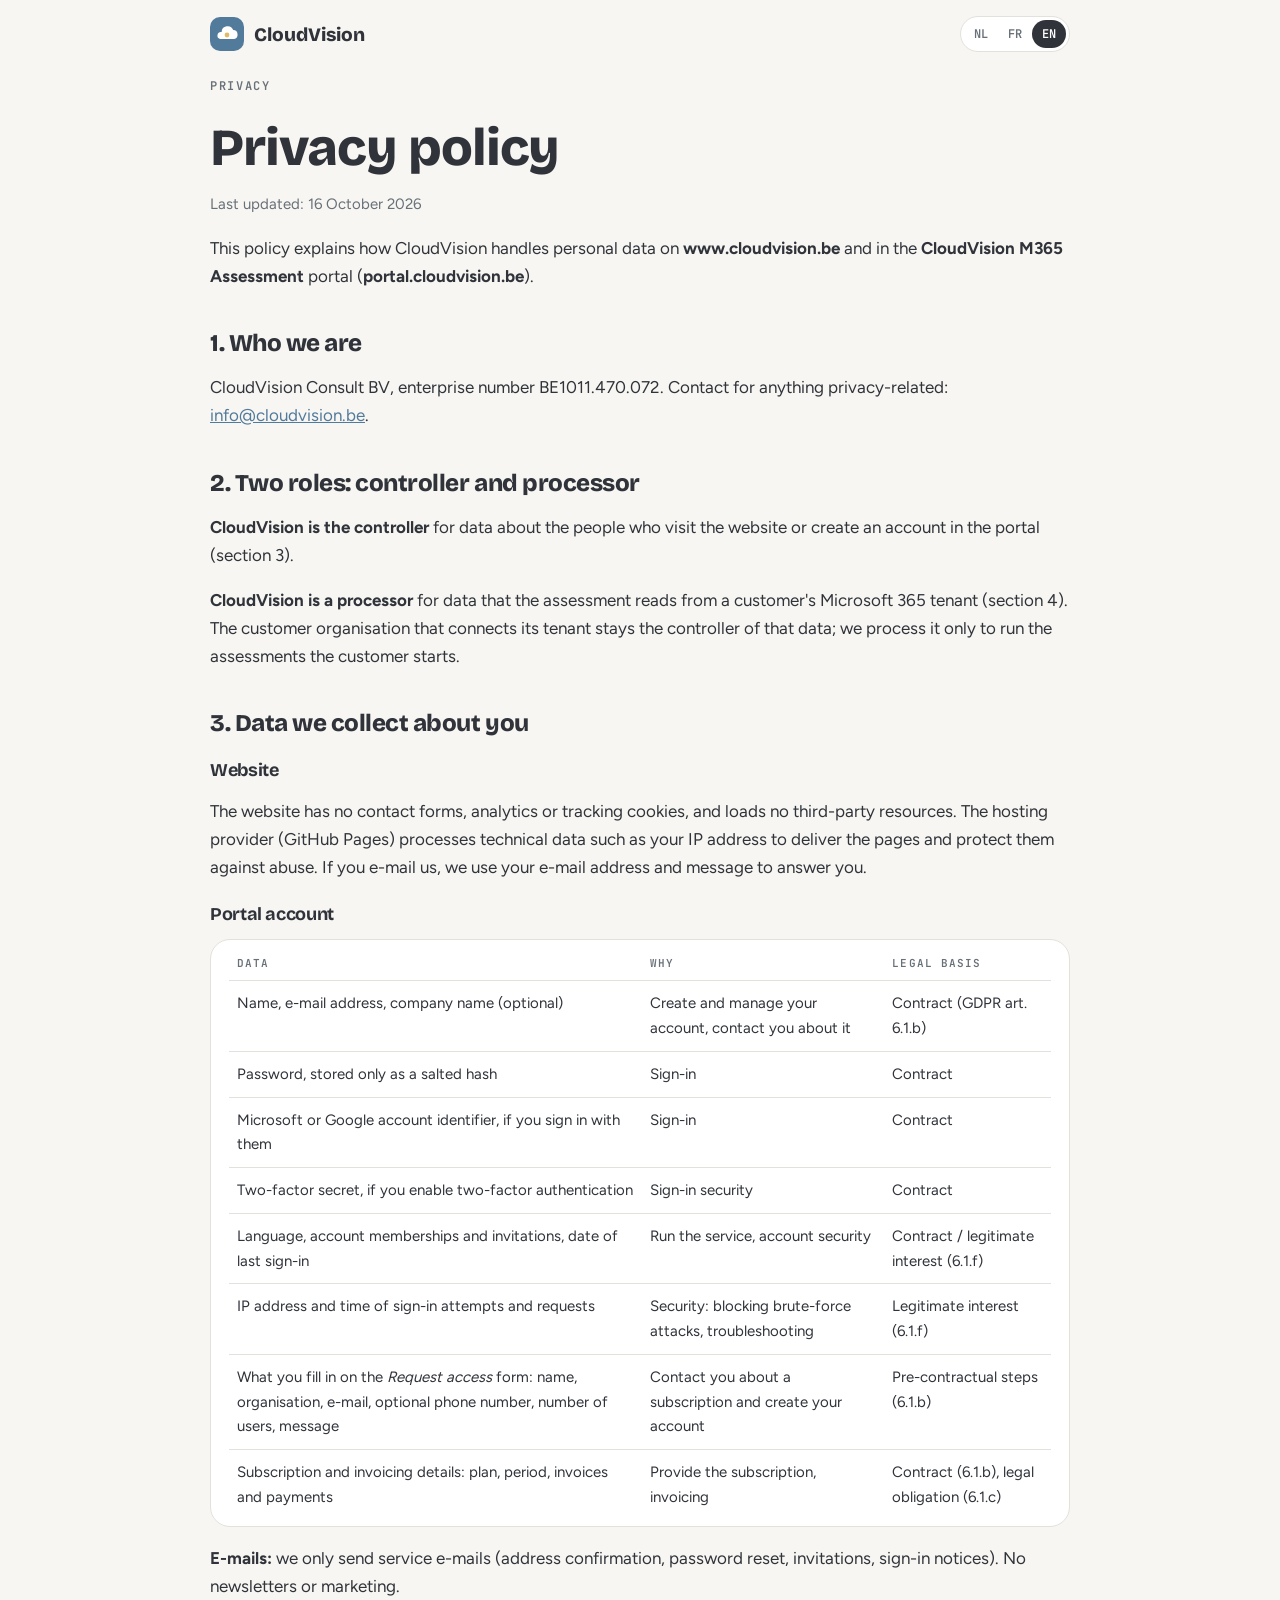
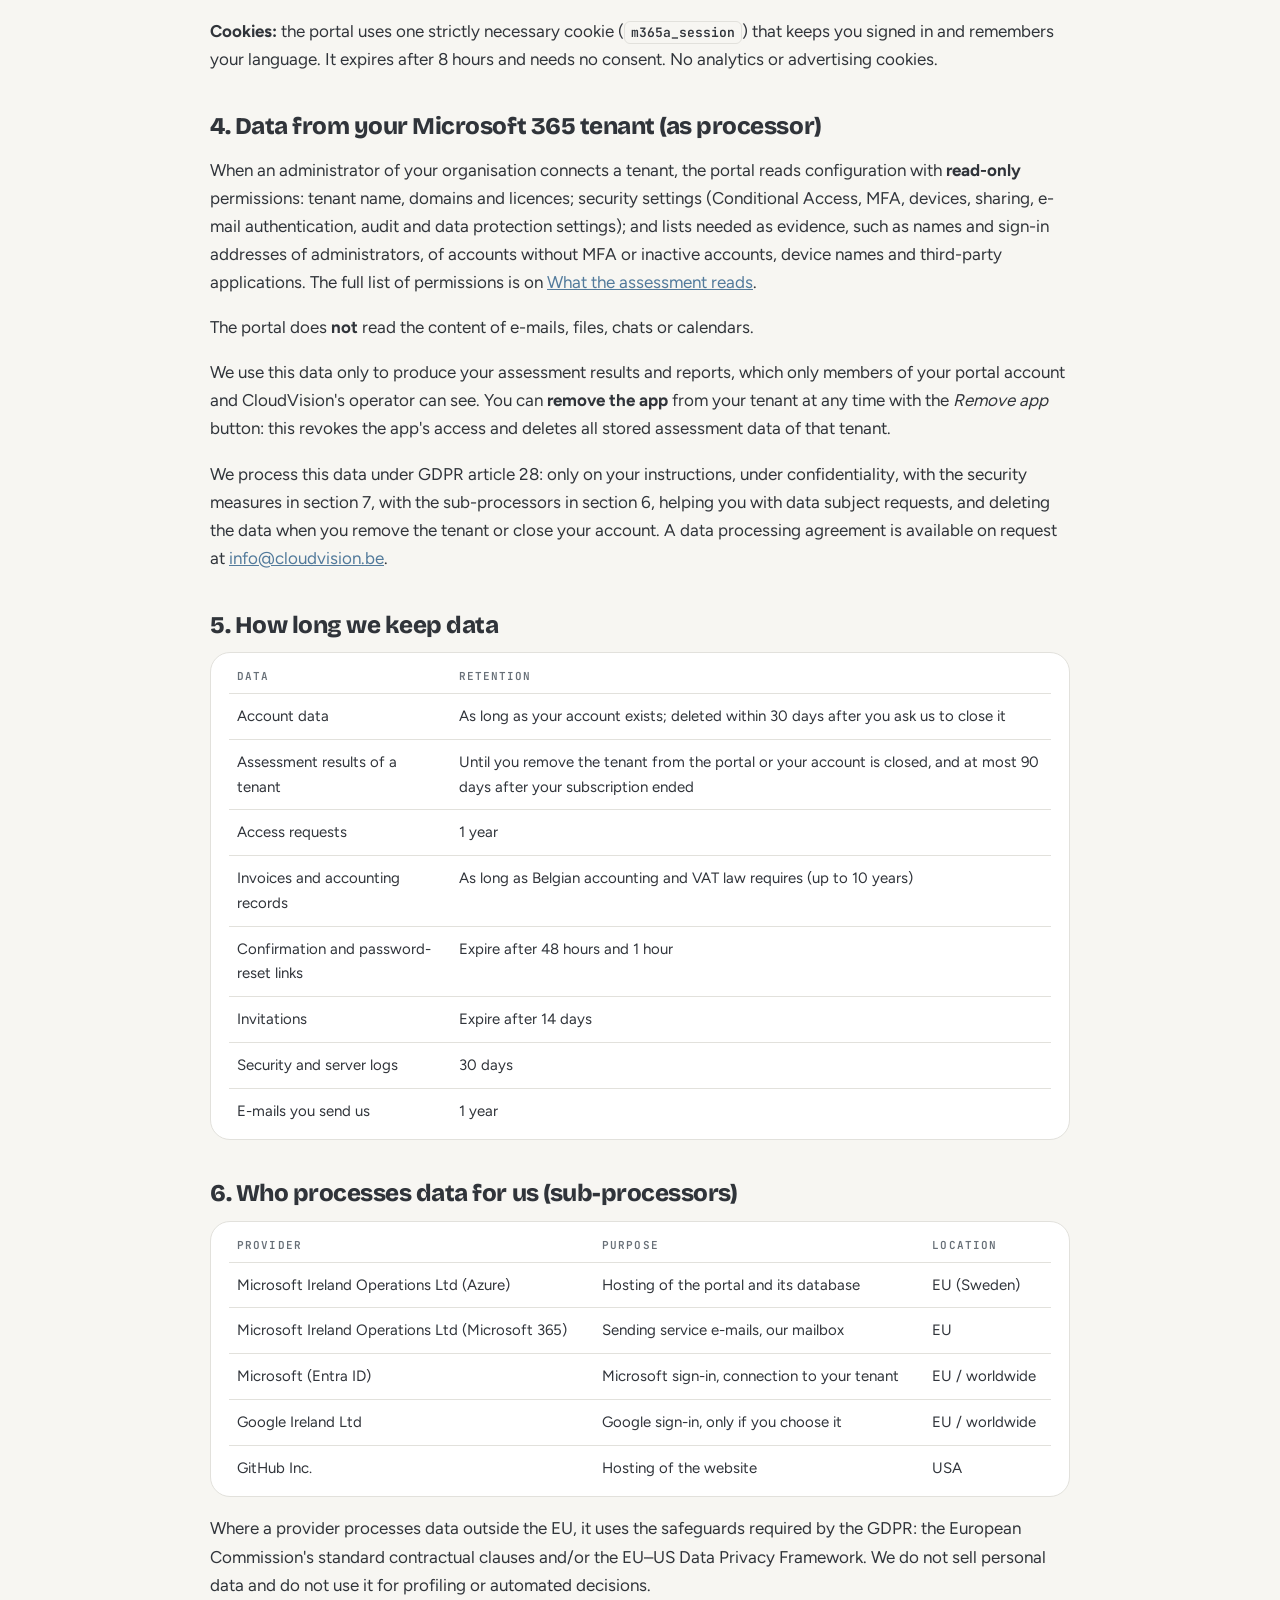
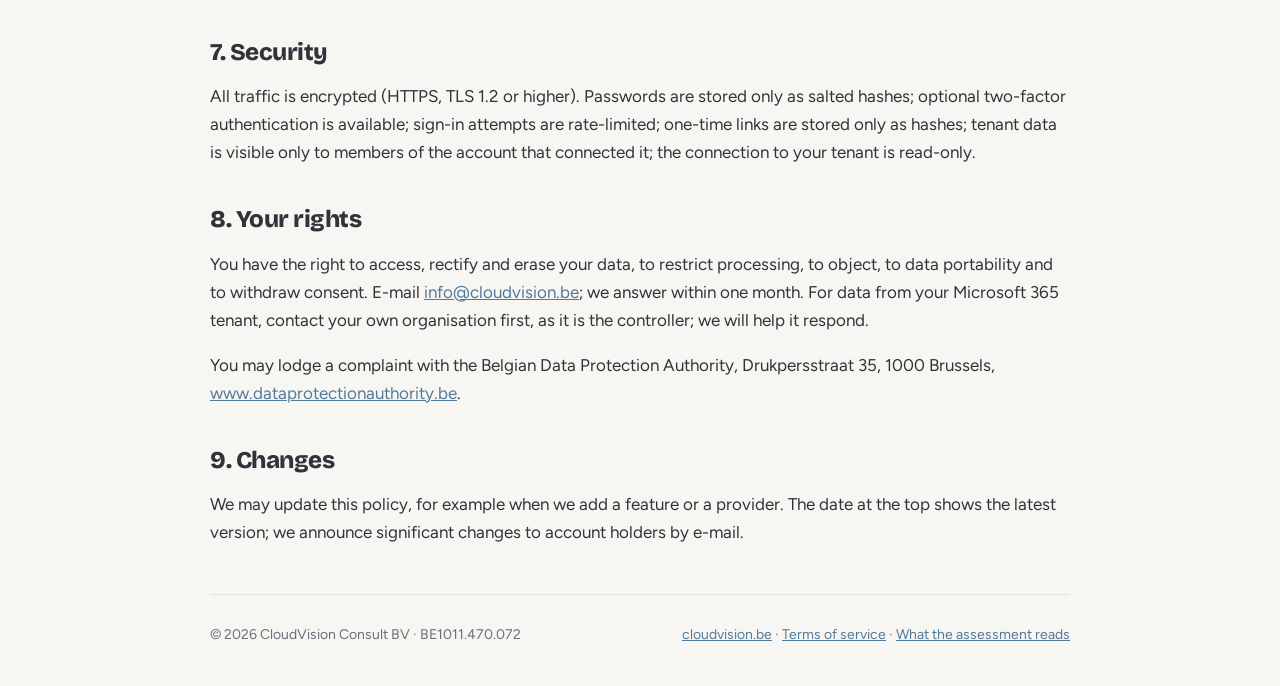
<file: privacy.html>
<!DOCTYPE html>
<html lang="nl">
<head>
<meta charset="utf-8">
<meta http-equiv="Content-Security-Policy" content="default-src 'self'; script-src 'self'; style-src 'self' 'unsafe-inline'; img-src 'self' data:; font-src 'self'; connect-src 'self'; object-src 'none'; base-uri 'self'; form-action 'none'; upgrade-insecure-requests">
<meta name="referrer" content="strict-origin-when-cross-origin">
<meta name="viewport" content="width=device-width, initial-scale=1">
<title>Privacyverklaring · CloudVision</title>
<meta name="description" content="Privacy policy of CloudVision Consult BV for cloudvision.be and the CloudVision M365 Assessment.">
<link rel="stylesheet" href="/fonts/fonts.css">
<link rel="stylesheet" href="/legal.css">
</head>
<body data-titles='{"nl":"Privacyverklaring · CloudVision","fr":"Politique de confidentialité · CloudVision","en":"Privacy policy · CloudVision"}'>
<div class="wrap">
<nav>
  <a class="logo" href="/" aria-label="CloudVision">
    <svg width="34" height="34" viewBox="0 0 34 34" aria-hidden="true"><rect width="34" height="34" rx="10" fill="#527A9B"/><path d="M10 22h14a4.5 4.5 0 0 0-.8-8.9A6 6 0 0 0 11.6 15 3.6 3.6 0 0 0 10 22Z" fill="#fff"/><circle cx="17" cy="18" r="2.4" fill="#DDBB67"/></svg>
    CloudVision
  </a>
  <div class="lang" role="group" aria-label="Language"><button data-set="nl">NL</button><button data-set="fr">FR</button><button data-set="en">EN</button></div>
</nav>

<!-- ============================== ENGLISH ============================== -->
<article data-lang="en">
<p class="eyebrow">Privacy</p>
<h1>Privacy policy</h1>
<p class="updated">Last updated: 16 October 2026</p>
<p>This policy explains how CloudVision handles personal data on <strong>www.cloudvision.be</strong> and in the <strong>CloudVision M365 Assessment</strong> portal (<strong>portal.cloudvision.be</strong>).</p>

<h2>1. Who we are</h2>
<p>CloudVision Consult BV, enterprise number BE1011.470.072. Contact for anything privacy-related: <a href="mailto:info@cloudvision.be">info@cloudvision.be</a>.</p>

<h2>2. Two roles: controller and processor</h2>
<p><strong>CloudVision is the controller</strong> for data about the people who visit the website or create an account in the portal (section 3).</p>
<p><strong>CloudVision is a processor</strong> for data that the assessment reads from a customer's Microsoft 365 tenant (section 4). The customer organisation that connects its tenant stays the controller of that data; we process it only to run the assessments the customer starts.</p>

<h2>3. Data we collect about you</h2>
<h3>Website</h3>
<p>The website has no contact forms, analytics or tracking cookies, and loads no third-party resources. The hosting provider (GitHub Pages) processes technical data such as your IP address to deliver the pages and protect them against abuse. If you e-mail us, we use your e-mail address and message to answer you.</p>
<h3>Portal account</h3>
<div class="card"><table>
<tr><th>Data</th><th>Why</th><th>Legal basis</th></tr>
<tr><td>Name, e-mail address, company name (optional)</td><td>Create and manage your account, contact you about it</td><td>Contract (GDPR art. 6.1.b)</td></tr>
<tr><td>Password, stored only as a salted hash</td><td>Sign-in</td><td>Contract</td></tr>
<tr><td>Microsoft or Google account identifier, if you sign in with them</td><td>Sign-in</td><td>Contract</td></tr>
<tr><td>Two-factor secret, if you enable two-factor authentication</td><td>Sign-in security</td><td>Contract</td></tr>
<tr><td>Language, account memberships and invitations, date of last sign-in</td><td>Run the service, account security</td><td>Contract / legitimate interest (6.1.f)</td></tr>
<tr><td>IP address and time of sign-in attempts and requests</td><td>Security: blocking brute-force attacks, troubleshooting</td><td>Legitimate interest (6.1.f)</td></tr>
<tr><td>What you fill in on the <em>Request access</em> form: name, organisation, e-mail, optional phone number, number of users, message</td><td>Contact you about a subscription and create your account</td><td>Pre-contractual steps (6.1.b)</td></tr>
<tr><td>Subscription and invoicing details: plan, period, invoices and payments</td><td>Provide the subscription, invoicing</td><td>Contract (6.1.b), legal obligation (6.1.c)</td></tr>
</table></div>
<p><strong>E-mails:</strong> we only send service e-mails (address confirmation, password reset, invitations, sign-in notices). No newsletters or marketing.</p>
<p><strong>Cookies:</strong> the portal uses one strictly necessary cookie (<code>m365a_session</code>) that keeps you signed in and remembers your language. It expires after 8 hours and needs no consent. No analytics or advertising cookies.</p>

<h2>4. Data from your Microsoft 365 tenant (as processor)</h2>
<p>When an administrator of your organisation connects a tenant, the portal reads configuration with <strong>read-only</strong> permissions: tenant name, domains and licences; security settings (Conditional Access, MFA, devices, sharing, e-mail authentication, audit and data protection settings); and lists needed as evidence, such as names and sign-in addresses of administrators, of accounts without MFA or inactive accounts, device names and third-party applications. The full list of permissions is on <a href="/permissions.html" data-keep-lang>What the assessment reads</a>.</p>
<p>The portal does <strong>not</strong> read the content of e-mails, files, chats or calendars.</p>
<p>We use this data only to produce your assessment results and reports, which only members of your portal account and CloudVision's operator can see. You can <strong>remove the app</strong> from your tenant at any time with the <em>Remove app</em> button: this revokes the app's access and deletes all stored assessment data of that tenant.</p>
<p>We process this data under GDPR article 28: only on your instructions, under confidentiality, with the security measures in section 7, with the sub-processors in section 6, helping you with data subject requests, and deleting the data when you remove the tenant or close your account. A data processing agreement is available on request at <a href="mailto:info@cloudvision.be">info@cloudvision.be</a>.</p>

<h2>5. How long we keep data</h2>
<div class="card"><table>
<tr><th>Data</th><th>Retention</th></tr>
<tr><td>Account data</td><td>As long as your account exists; deleted within 30 days after you ask us to close it</td></tr>
<tr><td>Assessment results of a tenant</td><td>Until you remove the tenant from the portal or your account is closed, and at most 90 days after your subscription ended</td></tr>
<tr><td>Access requests</td><td>1 year</td></tr>
<tr><td>Invoices and accounting records</td><td>As long as Belgian accounting and VAT law requires (up to 10 years)</td></tr>
<tr><td>Confirmation and password-reset links</td><td>Expire after 48 hours and 1 hour</td></tr>
<tr><td>Invitations</td><td>Expire after 14 days</td></tr>
<tr><td>Security and server logs</td><td>30 days</td></tr>
<tr><td>E-mails you send us</td><td>1 year</td></tr>
</table></div>

<h2>6. Who processes data for us (sub-processors)</h2>
<div class="card"><table>
<tr><th>Provider</th><th>Purpose</th><th>Location</th></tr>
<tr><td>Microsoft Ireland Operations Ltd (Azure)</td><td>Hosting of the portal and its database</td><td>EU (Sweden)</td></tr>
<tr><td>Microsoft Ireland Operations Ltd (Microsoft 365)</td><td>Sending service e-mails, our mailbox</td><td>EU</td></tr>
<tr><td>Microsoft (Entra ID)</td><td>Microsoft sign-in, connection to your tenant</td><td>EU / worldwide</td></tr>
<tr><td>Google Ireland Ltd</td><td>Google sign-in, only if you choose it</td><td>EU / worldwide</td></tr>
<tr><td>GitHub Inc.</td><td>Hosting of the website</td><td>USA</td></tr>
</table></div>
<p>Where a provider processes data outside the EU, it uses the safeguards required by the GDPR: the European Commission's standard contractual clauses and/or the EU–US Data Privacy Framework. We do not sell personal data and do not use it for profiling or automated decisions.</p>

<h2>7. Security</h2>
<p>All traffic is encrypted (HTTPS, TLS 1.2 or higher). Passwords are stored only as salted hashes; optional two-factor authentication is available; sign-in attempts are rate-limited; one-time links are stored only as hashes; tenant data is visible only to members of the account that connected it; the connection to your tenant is read-only.</p>

<h2>8. Your rights</h2>
<p>You have the right to access, rectify and erase your data, to restrict processing, to object, to data portability and to withdraw consent. E-mail <a href="mailto:info@cloudvision.be">info@cloudvision.be</a>; we answer within one month. For data from your Microsoft 365 tenant, contact your own organisation first, as it is the controller; we will help it respond.</p>
<p>You may lodge a complaint with the Belgian Data Protection Authority, Drukpersstraat 35, 1000 Brussels, <a href="https://www.dataprotectionauthority.be">www.dataprotectionauthority.be</a>.</p>

<h2>9. Changes</h2>
<p>We may update this policy, for example when we add a feature or a provider. The date at the top shows the latest version; we announce significant changes to account holders by e-mail.</p>
</article>

<!-- ============================== NEDERLANDS ============================== -->
<article data-lang="nl">
<p class="eyebrow">Privacy</p>
<h1>Privacyverklaring</h1>
<p class="updated">Laatst bijgewerkt: 16 oktober 2026</p>
<p>Deze verklaring legt uit hoe CloudVision omgaat met persoonsgegevens op <strong>www.cloudvision.be</strong> en in het portaal <strong>CloudVision M365 Assessment</strong> (<strong>portal.cloudvision.be</strong>).</p>

<h2>1. Wie we zijn</h2>
<p>CloudVision Consult BV, ondernemingsnummer BE1011.470.072. Voor alle vragen over privacy: <a href="mailto:info@cloudvision.be">info@cloudvision.be</a>.</p>

<h2>2. Twee rollen: verwerkingsverantwoordelijke en verwerker</h2>
<p><strong>CloudVision is verwerkingsverantwoordelijke</strong> voor gegevens over de mensen die de website bezoeken of een account aanmaken in het portaal (punt 3).</p>
<p><strong>CloudVision is verwerker</strong> voor gegevens die het assessment uit de Microsoft 365-tenant van een klant leest (punt 4). De klantorganisatie die haar tenant koppelt, blijft verwerkingsverantwoordelijke voor die gegevens; wij verwerken ze enkel om de assessments uit te voeren die de klant start.</p>

<h2>3. Welke gegevens we over u verzamelen</h2>
<h3>Website</h3>
<p>De website heeft geen contactformulieren, analysetools of trackingcookies en laadt geen bronnen van derden. De hostingprovider (GitHub Pages) verwerkt technische gegevens zoals uw IP-adres om de pagina's te leveren en tegen misbruik te beschermen. Als u ons mailt, gebruiken we uw e-mailadres en bericht om u te antwoorden.</p>
<h3>Account in het portaal</h3>
<div class="card"><table>
<tr><th>Gegevens</th><th>Waarom</th><th>Rechtsgrond</th></tr>
<tr><td>Naam, e-mailadres, bedrijfsnaam (optioneel)</td><td>Uw account aanmaken en beheren, u erover contacteren</td><td>Overeenkomst (AVG art. 6.1.b)</td></tr>
<tr><td>Wachtwoord, enkel bewaard als gezouten hash</td><td>Aanmelden</td><td>Overeenkomst</td></tr>
<tr><td>Microsoft- of Google-accountkenmerk, als u daarmee aanmeldt</td><td>Aanmelden</td><td>Overeenkomst</td></tr>
<tr><td>Tweestapsgeheim, als u tweestapsverificatie inschakelt</td><td>Veilig aanmelden</td><td>Overeenkomst</td></tr>
<tr><td>Taal, lidmaatschappen en uitnodigingen, datum van laatste aanmelding</td><td>De dienst leveren, accountbeveiliging</td><td>Overeenkomst / gerechtvaardigd belang (6.1.f)</td></tr>
<tr><td>IP-adres en tijdstip van aanmeldpogingen en verzoeken</td><td>Beveiliging: brute-forceaanvallen blokkeren, problemen oplossen</td><td>Gerechtvaardigd belang (6.1.f)</td></tr>
<tr><td>Wat u invult op het formulier <em>Toegang aanvragen</em>: naam, organisatie, e-mail, optioneel telefoonnummer, aantal gebruikers, bericht</td><td>U contacteren over een abonnement en uw account aanmaken</td><td>Precontractuele stappen (6.1.b)</td></tr>
<tr><td>Abonnements- en factuurgegevens: formule, periode, facturen en betalingen</td><td>Het abonnement leveren, facturatie</td><td>Overeenkomst (6.1.b), wettelijke verplichting (6.1.c)</td></tr>
</table></div>
<p><strong>E-mails:</strong> we sturen enkel e-mails over de dienst (bevestiging van uw adres, wachtwoordherstel, uitnodigingen, meldingen over aanmelden). Geen nieuwsbrieven of marketing.</p>
<p><strong>Cookies:</strong> het portaal gebruikt één strikt noodzakelijke cookie (<code>m365a_session</code>) die u aangemeld houdt en uw taal onthoudt. Ze vervalt na 8 uur en vereist geen toestemming. Geen analyse- of advertentiecookies.</p>

<h2>4. Gegevens uit uw Microsoft 365-tenant (als verwerker)</h2>
<p>Wanneer een beheerder van uw organisatie een tenant koppelt, leest het portaal configuratie met <strong>leesrechten</strong>: naam, domeinen en licenties van de tenant; beveiligingsinstellingen (Conditional Access, MFA, toestellen, delen, e-mailauthenticatie, audit- en gegevensbeschermingsinstellingen); en lijsten die als bewijs nodig zijn, zoals namen en aanmeldadressen van beheerders, van accounts zonder MFA of inactieve accounts, toestelnamen en applicaties van derden. De volledige lijst van rechten staat op <a href="/permissions.html" data-keep-lang>Wat het assessment leest</a>.</p>
<p>Het portaal leest <strong>niet</strong> de inhoud van e-mails, bestanden, chats of agenda's.</p>
<p>We gebruiken deze gegevens enkel om uw assessmentresultaten en rapporten te maken. Enkel leden van uw account in het portaal en de beheerder van CloudVision kunnen ze zien. U kunt de <strong>app op elk moment verwijderen</strong> uit uw tenant met de knop <em>App verwijderen</em>: dat trekt de toegang van de app in en wist alle bewaarde assessmentgegevens van die tenant.</p>
<p>We verwerken deze gegevens volgens artikel 28 van de AVG: enkel op uw instructies, onder geheimhouding, met de beveiligingsmaatregelen uit punt 7, met de subverwerkers uit punt 6, met hulp bij verzoeken van betrokkenen, en we wissen de gegevens wanneer u de tenant verwijdert of uw account afsluit. Een verwerkersovereenkomst is op aanvraag beschikbaar via <a href="mailto:info@cloudvision.be">info@cloudvision.be</a>.</p>

<h2>5. Hoe lang we gegevens bewaren</h2>
<div class="card"><table>
<tr><th>Gegevens</th><th>Bewaartermijn</th></tr>
<tr><td>Accountgegevens</td><td>Zolang uw account bestaat; gewist binnen 30 dagen nadat u vraagt om het af te sluiten</td></tr>
<tr><td>Assessmentresultaten van een tenant</td><td>Tot u de tenant uit het portaal verwijdert of uw account wordt afgesloten, en hoogstens 90 dagen na het einde van uw abonnement</td></tr>
<tr><td>Toegangsaanvragen</td><td>1 jaar</td></tr>
<tr><td>Facturen en boekhouding</td><td>Zolang de Belgische boekhoud- en btw-wetgeving vereist (tot 10 jaar)</td></tr>
<tr><td>Bevestigings- en herstellinks</td><td>Vervallen na 48 uur en 1 uur</td></tr>
<tr><td>Uitnodigingen</td><td>Vervallen na 14 dagen</td></tr>
<tr><td>Beveiligings- en serverlogs</td><td>30 dagen</td></tr>
<tr><td>E-mails die u ons stuurt</td><td>1 jaar</td></tr>
</table></div>

<h2>6. Wie gegevens voor ons verwerkt (subverwerkers)</h2>
<div class="card"><table>
<tr><th>Aanbieder</th><th>Doel</th><th>Locatie</th></tr>
<tr><td>Microsoft Ireland Operations Ltd (Azure)</td><td>Hosting van het portaal en de database</td><td>EU (Zweden)</td></tr>
<tr><td>Microsoft Ireland Operations Ltd (Microsoft 365)</td><td>Versturen van e-mails over de dienst, onze mailbox</td><td>EU</td></tr>
<tr><td>Microsoft (Entra ID)</td><td>Aanmelden met Microsoft, koppeling met uw tenant</td><td>EU / wereldwijd</td></tr>
<tr><td>Google Ireland Ltd</td><td>Aanmelden met Google, enkel als u dat kiest</td><td>EU / wereldwijd</td></tr>
<tr><td>GitHub Inc.</td><td>Hosting van de website</td><td>VS</td></tr>
</table></div>
<p>Wanneer een aanbieder gegevens buiten de EU verwerkt, gebruikt hij de waarborgen die de AVG vereist: de modelcontractbepalingen van de Europese Commissie en/of het EU-VS-kader voor gegevensbescherming. We verkopen geen persoonsgegevens en gebruiken ze niet voor profilering of geautomatiseerde beslissingen.</p>

<h2>7. Beveiliging</h2>
<p>Al het verkeer is versleuteld (HTTPS, TLS 1.2 of hoger). Wachtwoorden worden enkel als gezouten hash bewaard; tweestapsverificatie is beschikbaar; aanmeldpogingen zijn beperkt; eenmalige links worden enkel als hash bewaard; tenantgegevens zijn enkel zichtbaar voor leden van het account dat de tenant koppelde; de koppeling met uw tenant is alleen-lezen.</p>

<h2>8. Uw rechten</h2>
<p>U hebt het recht op inzage, verbetering en wissing van uw gegevens, op beperking van de verwerking, op bezwaar, op overdraagbaarheid en om een gegeven toestemming in te trekken. Mail naar <a href="mailto:info@cloudvision.be">info@cloudvision.be</a>; we antwoorden binnen een maand. Voor gegevens uit uw Microsoft 365-tenant wendt u zich eerst tot uw eigen organisatie, die verwerkingsverantwoordelijke is; wij helpen haar daarbij.</p>
<p>U kunt een klacht indienen bij de Gegevensbeschermingsautoriteit, Drukpersstraat 35, 1000 Brussel, <a href="https://www.gegevensbeschermingsautoriteit.be">www.gegevensbeschermingsautoriteit.be</a>.</p>

<h2>9. Wijzigingen</h2>
<p>We kunnen deze verklaring aanpassen, bijvoorbeeld wanneer we een functie of aanbieder toevoegen. De datum bovenaan toont de laatste versie; belangrijke wijzigingen melden we per e-mail aan accounthouders.</p>
</article>

<!-- ============================== FRANÇAIS ============================== -->
<article data-lang="fr">
<p class="eyebrow">Confidentialité</p>
<h1>Politique de confidentialité</h1>
<p class="updated">Dernière mise à jour : 16 octobre 2026</p>
<p>Cette politique explique comment CloudVision traite les données personnelles sur <strong>www.cloudvision.be</strong> et dans le portail <strong>CloudVision M365 Assessment</strong> (<strong>portal.cloudvision.be</strong>).</p>

<h2>1. Qui sommes-nous</h2>
<p>CloudVision Consult BV, numéro d'entreprise BE1011.470.072. Pour toute question relative à la vie privée : <a href="mailto:info@cloudvision.be">info@cloudvision.be</a>.</p>

<h2>2. Deux rôles : responsable du traitement et sous-traitant</h2>
<p><strong>CloudVision est responsable du traitement</strong> des données concernant les personnes qui visitent le site web ou créent un compte dans le portail (point 3).</p>
<p><strong>CloudVision est sous-traitant</strong> pour les données que l'évaluation lit dans le tenant Microsoft 365 d'un client (point 4). L'organisation cliente qui connecte son tenant reste responsable du traitement de ces données ; nous ne les traitons que pour réaliser les évaluations lancées par le client.</p>

<h2>3. Les données que nous collectons à votre sujet</h2>
<h3>Site web</h3>
<p>Le site web n'utilise ni formulaires de contact, ni outils d'analyse, ni cookies de suivi, et ne charge aucune ressource de tiers. L'hébergeur (GitHub Pages) traite des données techniques comme votre adresse IP pour fournir les pages et les protéger contre les abus. Si vous nous écrivez, nous utilisons votre adresse e-mail et votre message pour vous répondre.</p>
<h3>Compte dans le portail</h3>
<div class="card"><table>
<tr><th>Données</th><th>Pourquoi</th><th>Base juridique</th></tr>
<tr><td>Nom, adresse e-mail, nom de l'entreprise (facultatif)</td><td>Créer et gérer votre compte, vous contacter à son sujet</td><td>Contrat (RGPD art. 6.1.b)</td></tr>
<tr><td>Mot de passe, conservé uniquement sous forme de hachage salé</td><td>Connexion</td><td>Contrat</td></tr>
<tr><td>Identifiant de compte Microsoft ou Google, si vous vous connectez avec</td><td>Connexion</td><td>Contrat</td></tr>
<tr><td>Secret à deux facteurs, si vous activez l'authentification à deux facteurs</td><td>Sécurité de la connexion</td><td>Contrat</td></tr>
<tr><td>Langue, appartenances aux comptes et invitations, date de dernière connexion</td><td>Fournir le service, sécurité du compte</td><td>Contrat / intérêt légitime (6.1.f)</td></tr>
<tr><td>Adresse IP et heure des tentatives de connexion et des requêtes</td><td>Sécurité : bloquer les attaques par force brute, résoudre les problèmes</td><td>Intérêt légitime (6.1.f)</td></tr>
<tr><td>Ce que vous indiquez dans le formulaire <em>Demander l'accès</em> : nom, organisation, e-mail, téléphone facultatif, nombre d'utilisateurs, message</td><td>Vous contacter au sujet d'un abonnement et créer votre compte</td><td>Mesures précontractuelles (6.1.b)</td></tr>
<tr><td>Données d'abonnement et de facturation : formule, période, factures et paiements</td><td>Fournir l'abonnement, facturation</td><td>Contrat (6.1.b), obligation légale (6.1.c)</td></tr>
</table></div>
<p><strong>E-mails :</strong> nous n'envoyons que des e-mails liés au service (confirmation d'adresse, réinitialisation du mot de passe, invitations, avis de connexion). Pas de newsletters ni de marketing.</p>
<p><strong>Cookies :</strong> le portail utilise un seul cookie strictement nécessaire (<code>m365a_session</code>) qui vous garde connecté et retient votre langue. Il expire après 8 heures et ne nécessite pas de consentement. Aucun cookie d'analyse ou publicitaire.</p>

<h2>4. Données de votre tenant Microsoft 365 (en tant que sous-traitant)</h2>
<p>Lorsqu'un administrateur de votre organisation connecte un tenant, le portail lit la configuration avec des autorisations <strong>en lecture seule</strong> : nom, domaines et licences du tenant ; paramètres de sécurité (Conditional Access, MFA, appareils, partage, authentification de la messagerie, paramètres d'audit et de protection des données) ; et les listes nécessaires comme preuves, telles que les noms et adresses de connexion des administrateurs, des comptes sans MFA ou inactifs, les noms d'appareils et les applications tierces. La liste complète des autorisations figure sur <a href="/permissions.html" data-keep-lang>Ce que lit l'évaluation</a>.</p>
<p>Le portail ne lit <strong>pas</strong> le contenu des e-mails, fichiers, conversations ou calendriers.</p>
<p>Nous utilisons ces données uniquement pour produire vos résultats d'évaluation et vos rapports, visibles seulement par les membres de votre compte et par l'opérateur de CloudVision. Vous pouvez <strong>supprimer l'application</strong> de votre tenant à tout moment avec le bouton <em>Supprimer l'app</em> : cela révoque l'accès de l'application et efface toutes les données d'évaluation conservées pour ce tenant.</p>
<p>Nous traitons ces données conformément à l'article 28 du RGPD : uniquement sur vos instructions, sous confidentialité, avec les mesures de sécurité du point 7, avec les sous-traitants ultérieurs du point 6, en vous aidant à répondre aux demandes des personnes concernées, et en effaçant les données lorsque vous supprimez le tenant ou clôturez votre compte. Un accord de traitement des données est disponible sur demande à <a href="mailto:info@cloudvision.be">info@cloudvision.be</a>.</p>

<h2>5. Durée de conservation</h2>
<div class="card"><table>
<tr><th>Données</th><th>Conservation</th></tr>
<tr><td>Données du compte</td><td>Tant que votre compte existe ; effacées dans les 30 jours après votre demande de clôture</td></tr>
<tr><td>Résultats d'évaluation d'un tenant</td><td>Jusqu'à ce que vous supprimiez le tenant du portail ou que votre compte soit clôturé, et au plus 90 jours après la fin de votre abonnement</td></tr>
<tr><td>Demandes d'accès</td><td>1 an</td></tr>
<tr><td>Factures et comptabilité</td><td>Aussi longtemps que l'exigent la législation comptable et la TVA belges (jusqu'à 10 ans)</td></tr>
<tr><td>Liens de confirmation et de réinitialisation</td><td>Expirent après 48 heures et 1 heure</td></tr>
<tr><td>Invitations</td><td>Expirent après 14 jours</td></tr>
<tr><td>Journaux de sécurité et du serveur</td><td>30 jours</td></tr>
<tr><td>E-mails que vous nous envoyez</td><td>1 an</td></tr>
</table></div>

<h2>6. Qui traite des données pour nous (sous-traitants ultérieurs)</h2>
<div class="card"><table>
<tr><th>Fournisseur</th><th>Finalité</th><th>Localisation</th></tr>
<tr><td>Microsoft Ireland Operations Ltd (Azure)</td><td>Hébergement du portail et de sa base de données</td><td>UE (Suède)</td></tr>
<tr><td>Microsoft Ireland Operations Ltd (Microsoft 365)</td><td>Envoi des e-mails du service, notre boîte aux lettres</td><td>UE</td></tr>
<tr><td>Microsoft (Entra ID)</td><td>Connexion avec Microsoft, liaison avec votre tenant</td><td>UE / monde</td></tr>
<tr><td>Google Ireland Ltd</td><td>Connexion avec Google, uniquement si vous la choisissez</td><td>UE / monde</td></tr>
<tr><td>GitHub Inc.</td><td>Hébergement du site web</td><td>États-Unis</td></tr>
</table></div>
<p>Lorsqu'un fournisseur traite des données en dehors de l'UE, il applique les garanties exigées par le RGPD : les clauses contractuelles types de la Commission européenne et/ou le cadre de protection des données UE–États-Unis. Nous ne vendons pas de données personnelles et ne les utilisons pas pour du profilage ou des décisions automatisées.</p>

<h2>7. Sécurité</h2>
<p>Tout le trafic est chiffré (HTTPS, TLS 1.2 ou plus). Les mots de passe sont conservés uniquement sous forme de hachage salé ; l'authentification à deux facteurs est disponible ; les tentatives de connexion sont limitées ; les liens à usage unique sont conservés uniquement sous forme de hachage ; les données d'un tenant ne sont visibles que par les membres du compte qui l'a connecté ; la liaison avec votre tenant est en lecture seule.</p>

<h2>8. Vos droits</h2>
<p>Vous avez le droit d'accéder à vos données, de les rectifier et de les effacer, de limiter le traitement, de vous y opposer, à la portabilité et de retirer un consentement donné. Écrivez à <a href="mailto:info@cloudvision.be">info@cloudvision.be</a> ; nous répondons dans un délai d'un mois. Pour les données de votre tenant Microsoft 365, adressez-vous d'abord à votre propre organisation, responsable du traitement ; nous l'aiderons à répondre.</p>
<p>Vous pouvez introduire une plainte auprès de l'Autorité de protection des données, rue de la Presse 35, 1000 Bruxelles, <a href="https://www.autoriteprotectiondonnees.be">www.autoriteprotectiondonnees.be</a>.</p>

<h2>9. Modifications</h2>
<p>Nous pouvons adapter cette politique, par exemple lorsque nous ajoutons une fonctionnalité ou un fournisseur. La date en haut indique la dernière version ; nous annonçons les modifications importantes par e-mail aux titulaires de compte.</p>
</article>

<footer>
  <span>© 2026 CloudVision Consult BV · BE1011.470.072</span>
  <span><a href="/">cloudvision.be</a> · <a href="/terms.html" data-keep-lang><span data-lang="nl">Algemene voorwaarden</span><span data-lang="fr">Conditions générales</span><span data-lang="en">Terms of service</span></a> · <a href="/permissions.html" data-keep-lang><span data-lang="nl">Wat het assessment leest</span><span data-lang="fr">Ce que lit l'évaluation</span><span data-lang="en">What the assessment reads</span></a></span>
</footer>
</div>
<script src="/legal.js"></script>
</body>
</html>
</file>
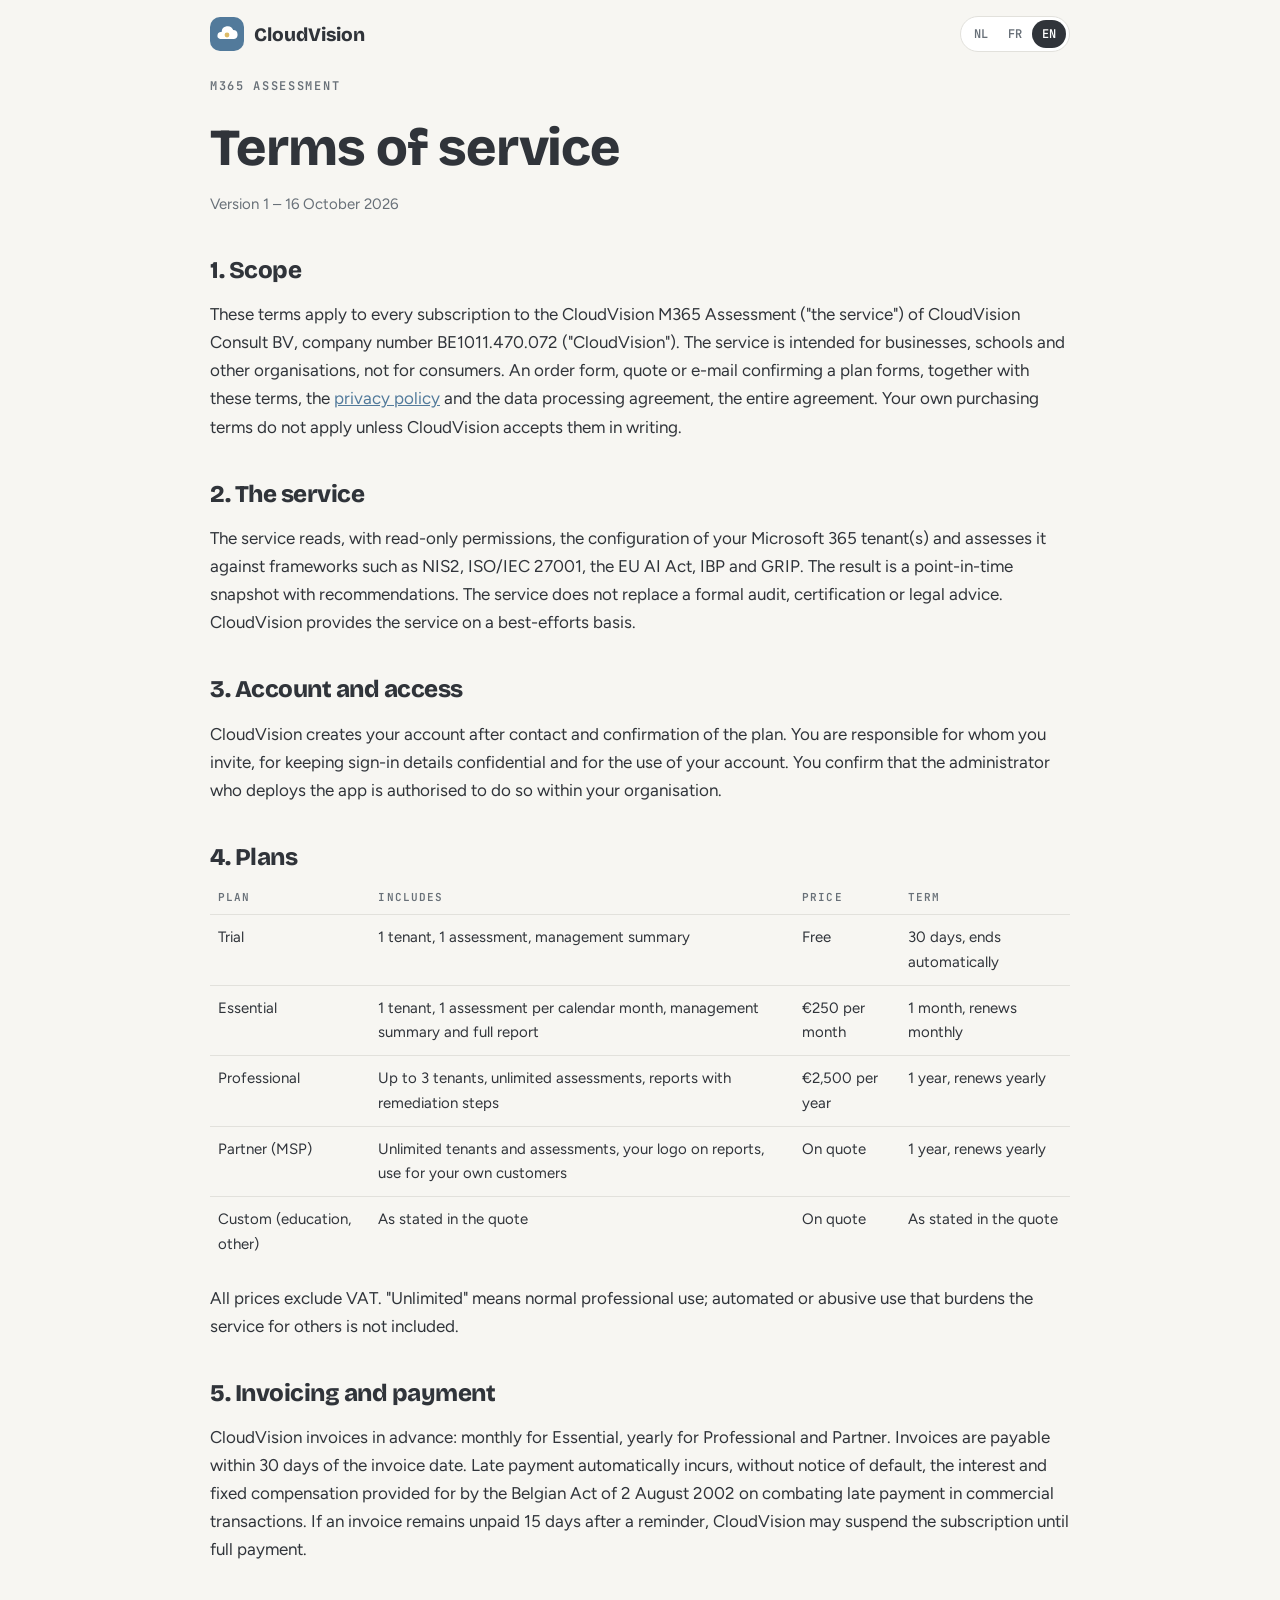
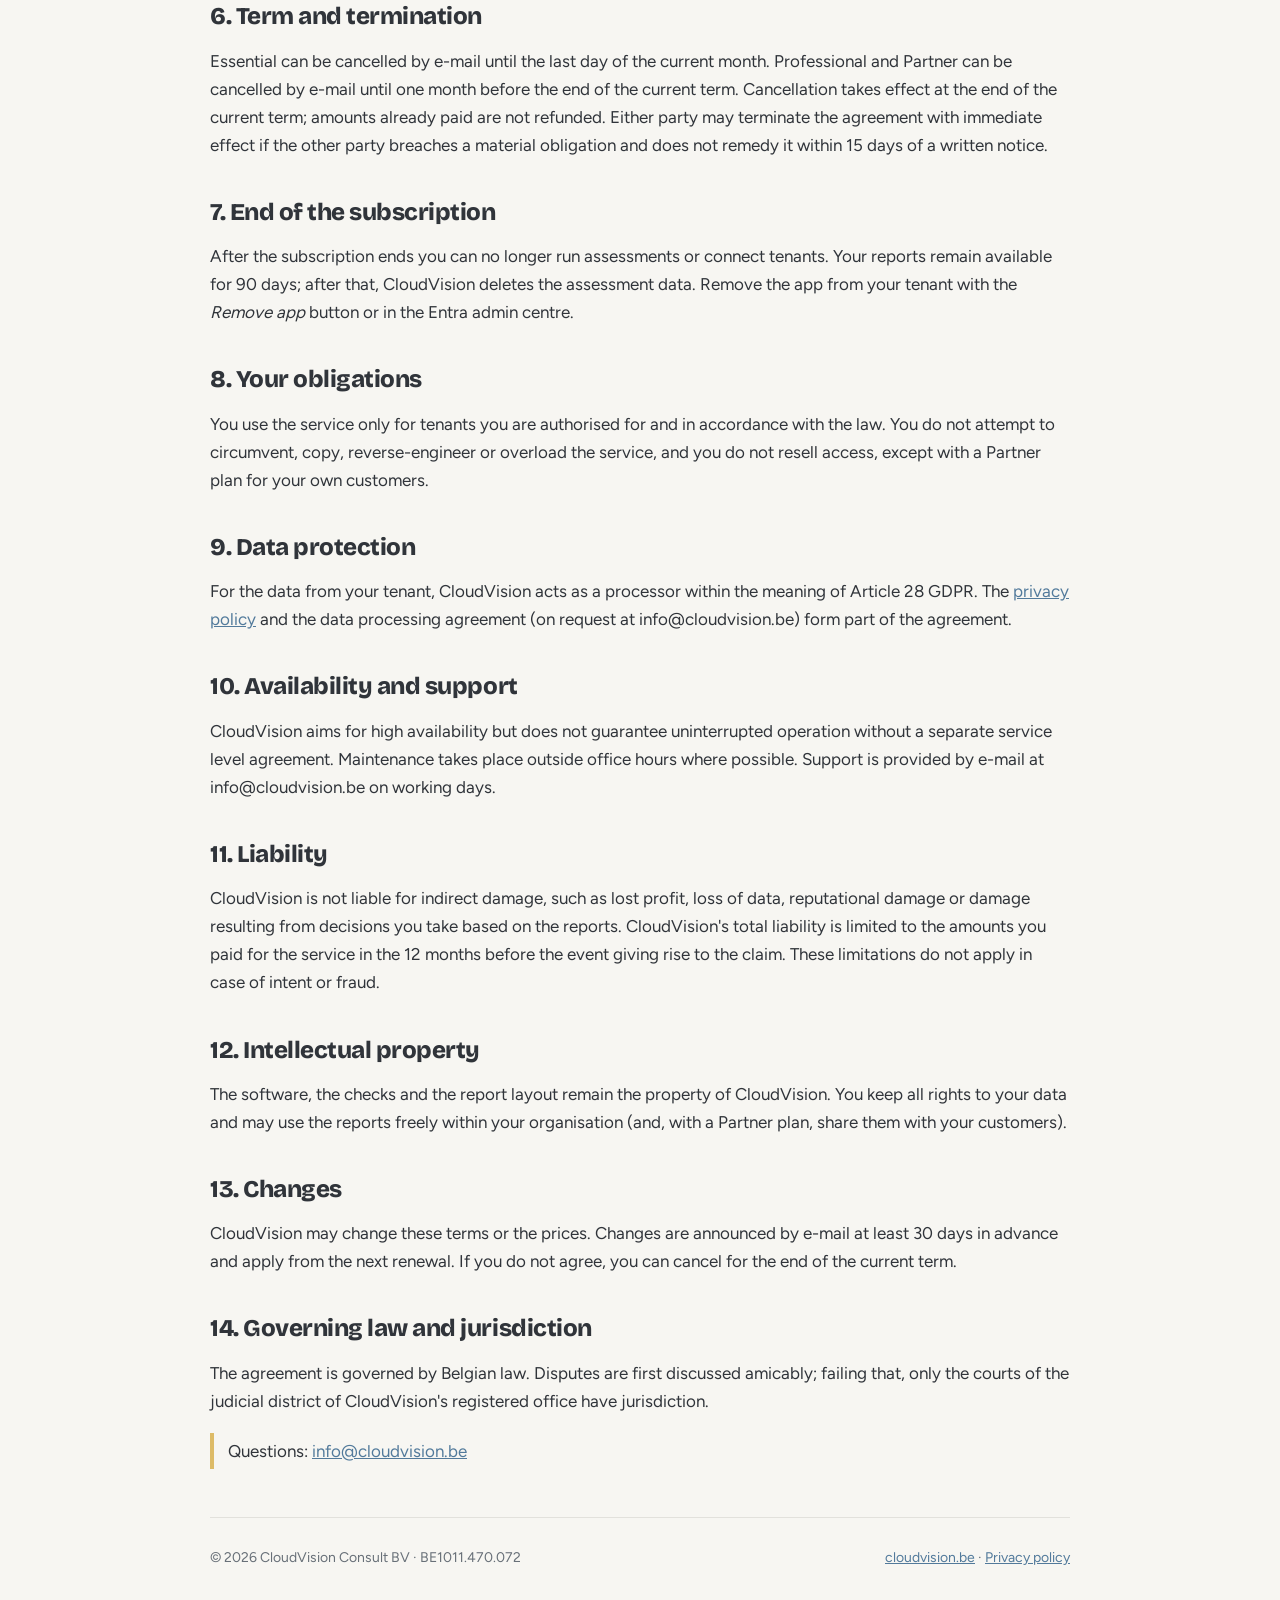
<file: terms.html>
<!DOCTYPE html>
<html lang="nl">
<head>
<meta charset="utf-8">
<meta http-equiv="Content-Security-Policy" content="default-src 'self'; script-src 'self'; style-src 'self' 'unsafe-inline'; img-src 'self' data:; font-src 'self'; connect-src 'self'; object-src 'none'; base-uri 'self'; form-action 'none'; upgrade-insecure-requests">
<meta name="referrer" content="strict-origin-when-cross-origin">
<meta name="viewport" content="width=device-width, initial-scale=1">
<title>Algemene voorwaarden · CloudVision</title>
<meta name="description" content="Terms of service of the CloudVision M365 Assessment subscriptions.">
<link rel="stylesheet" href="/fonts/fonts.css">
<link rel="stylesheet" href="/legal.css">
</head>
<body data-titles='{"nl":"Algemene voorwaarden · CloudVision","fr":"Conditions générales · CloudVision","en":"Terms of service · CloudVision"}'>
<div class="wrap">
<nav>
  <a class="logo" href="/" aria-label="CloudVision">
    <svg width="34" height="34" viewBox="0 0 34 34" aria-hidden="true"><rect width="34" height="34" rx="10" fill="#527A9B"/><path d="M10 22h14a4.5 4.5 0 0 0-.8-8.9A6 6 0 0 0 11.6 15 3.6 3.6 0 0 0 10 22Z" fill="#fff"/><circle cx="17" cy="18" r="2.4" fill="#DDBB67"/></svg>
    CloudVision
  </a>
  <div class="lang" role="group" aria-label="Language"><button data-set="nl">NL</button><button data-set="fr">FR</button><button data-set="en">EN</button></div>
</nav>

<article data-lang="nl">
<p class="eyebrow">M365-assessment</p>
<h1>Algemene voorwaarden</h1>
<p class="updated">Versie 1 – 16 oktober 2026</p>

<h2>1. Toepassing</h2>
<p>Deze voorwaarden gelden voor elk abonnement op het CloudVision M365-assessment ("de dienst") van CloudVision Consult BV, ondernemingsnummer BE1011.470.072 ("CloudVision"). De dienst is bestemd voor ondernemingen, scholen en andere organisaties, niet voor consumenten. Een bestelbon, offerte of e-mail waarin u een formule bevestigt, vormt samen met deze voorwaarden, de <a href="/privacy.html" data-keep-lang>privacyverklaring</a> en de verwerkersovereenkomst de volledige overeenkomst. Uw eigen aankoopvoorwaarden zijn niet van toepassing, tenzij CloudVision ze schriftelijk aanvaardt.</p>

<h2>2. De dienst</h2>
<p>De dienst leest met leesrechten de configuratie van uw Microsoft 365-tenant(s) en toetst die aan kaders zoals NIS2, ISO/IEC 27001, de EU AI-verordening, IBP en GRIP. Het resultaat is een momentopname met aanbevelingen. De dienst vervangt geen formele audit, certificering of juridisch advies. CloudVision levert de dienst naar best vermogen (middelenverbintenis).</p>

<h2>3. Account en toegang</h2>
<p>CloudVision maakt uw account aan na contact en bevestiging van de formule. U bent verantwoordelijk voor wie u uitnodigt, voor het geheimhouden van aanmeldgegevens en voor het gebruik van uw account. U verklaart dat de beheerder die de app uitrolt daartoe bevoegd is binnen uw organisatie.</p>

<h2>4. Formules</h2>
<table>
<tr><th>Formule</th><th>Inhoud</th><th>Prijs</th><th>Duur</th></tr>
<tr><td>Trial</td><td>1 tenant, 1 assessment, managementsamenvatting</td><td>Gratis</td><td>30 dagen, eindigt automatisch</td></tr>
<tr><td>Essential</td><td>1 tenant, 1 assessment per kalendermaand, managementsamenvatting en volledig rapport</td><td>€250 per maand</td><td>1 maand, stilzwijgend verlengd per maand</td></tr>
<tr><td>Professional</td><td>Tot 3 tenants, onbeperkt assessments, rapporten met herstelstappen</td><td>€2.500 per jaar</td><td>1 jaar, stilzwijgend verlengd per jaar</td></tr>
<tr><td>Partner (MSP)</td><td>Onbeperkt tenants en assessments, eigen logo op rapporten, gebruik voor uw eigen klanten</td><td>Op offerte</td><td>1 jaar, stilzwijgend verlengd per jaar</td></tr>
<tr><td>Op maat (onderwijs, andere)</td><td>Zoals vermeld in de offerte</td><td>Op offerte</td><td>Zoals vermeld in de offerte</td></tr>
</table>
<p>Alle prijzen zijn exclusief btw. "Onbeperkt" betekent normaal professioneel gebruik; geautomatiseerd of misbruikend gebruik dat de dienst voor anderen belast, valt daar niet onder.</p>

<h2>5. Facturatie en betaling</h2>
<p>CloudVision factureert vooraf: maandelijks voor Essential, jaarlijks voor Professional en Partner. Facturen zijn betaalbaar binnen 30 dagen na factuurdatum. Bij laattijdige betaling zijn van rechtswege en zonder ingebrekestelling de verwijlinterest en de forfaitaire schadevergoeding verschuldigd volgens de wet van 2 augustus 2002 betreffende de bestrijding van de betalingsachterstand bij handelstransacties. Blijft een factuur 15 dagen na een herinnering onbetaald, dan mag CloudVision het abonnement opschorten tot volledige betaling.</p>

<h2>6. Duur en opzegging</h2>
<p>Essential kan per e-mail worden opgezegd tot de laatste dag van de lopende maand. Professional en Partner kunnen per e-mail worden opgezegd tot één maand voor het einde van de lopende periode. Een opzegging gaat in op het einde van de lopende periode; reeds betaalde bedragen worden niet terugbetaald. Elke partij kan de overeenkomst met onmiddellijke ingang beëindigen als de andere partij een wezenlijke verplichting niet nakomt en dat niet herstelt binnen 15 dagen na een schriftelijke ingebrekestelling.</p>

<h2>7. Einde van het abonnement</h2>
<p>Na het einde van het abonnement kunt u geen nieuwe assessments meer uitvoeren of tenants koppelen. Uw rapporten blijven nog 90 dagen raadpleegbaar; daarna wist CloudVision de assessmentgegevens. Verwijder de app uit uw tenant met de knop <em>App verwijderen</em> of in het Entra-beheercentrum.</p>

<h2>8. Uw verplichtingen</h2>
<p>U gebruikt de dienst alleen voor tenants waarvoor u bevoegd bent en in overeenstemming met de wet. U probeert de dienst niet te omzeilen, te kopiëren, te ontleden of te overbelasten, en u verkoopt de toegang niet door, behalve met een Partner-formule voor uw eigen klanten.</p>

<h2>9. Gegevensbescherming</h2>
<p>Voor de gegevens uit uw tenant treedt CloudVision op als verwerker in de zin van artikel 28 AVG. De <a href="/privacy.html" data-keep-lang>privacyverklaring</a> en de verwerkersovereenkomst (op aanvraag via info@cloudvision.be) maken deel uit van de overeenkomst.</p>

<h2>10. Beschikbaarheid en ondersteuning</h2>
<p>CloudVision streeft naar een hoge beschikbaarheid, maar garandeert geen ononderbroken werking zonder afzonderlijke service level agreement. Onderhoud gebeurt waar mogelijk buiten de kantooruren. Ondersteuning gebeurt per e-mail via info@cloudvision.be op werkdagen.</p>

<h2>11. Aansprakelijkheid</h2>
<p>CloudVision is niet aansprakelijk voor indirecte schade, zoals gederfde winst, gegevensverlies, reputatieschade of schade door beslissingen die u neemt op basis van de rapporten. De totale aansprakelijkheid van CloudVision is beperkt tot de bedragen die u in de 12 maanden voor het schadegeval voor de dienst betaalde. Deze beperkingen gelden niet bij opzet of fraude.</p>

<h2>12. Intellectuele eigendom</h2>
<p>De software, de controles en de opmaak van de rapporten blijven eigendom van CloudVision. U behoudt alle rechten op uw gegevens en mag de rapporten vrij gebruiken binnen uw organisatie (en met een Partner-formule delen met uw klanten).</p>

<h2>13. Wijzigingen</h2>
<p>CloudVision kan deze voorwaarden of de prijzen wijzigen. Wijzigingen worden minstens 30 dagen vooraf per e-mail meegedeeld en gelden vanaf de volgende verlenging. Gaat u niet akkoord, dan kunt u opzeggen tegen het einde van de lopende periode.</p>

<h2>14. Toepasselijk recht en bevoegde rechtbank</h2>
<p>Op de overeenkomst is het Belgisch recht van toepassing. Geschillen worden eerst in der minne besproken; lukt dat niet, dan zijn uitsluitend de rechtbanken van het gerechtelijk arrondissement van de maatschappelijke zetel van CloudVision bevoegd.</p>

<p class="note">Vragen: <a href="mailto:info@cloudvision.be">info@cloudvision.be</a></p>
</article>

<article data-lang="fr">
<p class="eyebrow">Évaluation M365</p>
<h1>Conditions générales</h1>
<p class="updated">Version 1 – 16 octobre 2026</p>

<h2>1. Champ d'application</h2>
<p>Les présentes conditions s'appliquent à tout abonnement à l'évaluation M365 de CloudVision (« le service ») proposé par CloudVision Consult BV, numéro d'entreprise BE1011.470.072 (« CloudVision »). Le service est destiné aux entreprises, écoles et autres organisations, et non aux consommateurs. Un bon de commande, un devis ou un e-mail confirmant une formule forme, avec les présentes conditions, la <a href="/privacy.html" data-keep-lang>politique de confidentialité</a> et l'accord de traitement des données, l'intégralité de la convention. Vos propres conditions d'achat ne s'appliquent pas, sauf acceptation écrite de CloudVision.</p>

<h2>2. Le service</h2>
<p>Le service lit, en lecture seule, la configuration de votre ou vos tenants Microsoft 365 et l'évalue au regard de référentiels tels que NIS2, l'ISO/IEC 27001, le règlement européen sur l'IA, IBP et GRIP. Le résultat est un instantané accompagné de recommandations. Le service ne remplace pas un audit formel, une certification ni un avis juridique. CloudVision fournit le service au mieux de ses possibilités (obligation de moyens).</p>

<h2>3. Compte et accès</h2>
<p>CloudVision crée votre compte après un contact et la confirmation de la formule. Vous êtes responsable des personnes que vous invitez, de la confidentialité des données de connexion et de l'utilisation de votre compte. Vous déclarez que l'administrateur qui déploie l'application y est habilité au sein de votre organisation.</p>

<h2>4. Formules</h2>
<table>
<tr><th>Formule</th><th>Contenu</th><th>Prix</th><th>Durée</th></tr>
<tr><td>Trial</td><td>1 tenant, 1 évaluation, synthèse pour la direction</td><td>Gratuit</td><td>30 jours, prend fin automatiquement</td></tr>
<tr><td>Essential</td><td>1 tenant, 1 évaluation par mois civil, synthèse et rapport complet</td><td>250 € par mois</td><td>1 mois, reconduit tacitement chaque mois</td></tr>
<tr><td>Professional</td><td>Jusqu'à 3 tenants, évaluations illimitées, rapports avec étapes de correction</td><td>2 500 € par an</td><td>1 an, reconduit tacitement chaque année</td></tr>
<tr><td>Partner (MSP)</td><td>Tenants et évaluations illimités, votre logo sur les rapports, usage pour vos propres clients</td><td>Sur devis</td><td>1 an, reconduit tacitement chaque année</td></tr>
<tr><td>Sur mesure (enseignement, autres)</td><td>Selon le devis</td><td>Sur devis</td><td>Selon le devis</td></tr>
</table>
<p>Tous les prix s'entendent hors TVA. « Illimité » signifie un usage professionnel normal ; un usage automatisé ou abusif qui surcharge le service pour d'autres n'en fait pas partie.</p>

<h2>5. Facturation et paiement</h2>
<p>CloudVision facture à l'avance : mensuellement pour Essential, annuellement pour Professional et Partner. Les factures sont payables dans les 30 jours de leur date. En cas de retard de paiement, l'intérêt de retard et l'indemnité forfaitaire prévus par la loi du 2 août 2002 concernant la lutte contre le retard de paiement dans les transactions commerciales sont dus de plein droit et sans mise en demeure. Si une facture reste impayée 15 jours après un rappel, CloudVision peut suspendre l'abonnement jusqu'au paiement complet.</p>

<h2>6. Durée et résiliation</h2>
<p>Essential peut être résilié par e-mail jusqu'au dernier jour du mois en cours. Professional et Partner peuvent être résiliés par e-mail jusqu'à un mois avant la fin de la période en cours. La résiliation prend effet à la fin de la période en cours ; les montants déjà payés ne sont pas remboursés. Chaque partie peut mettre fin à la convention avec effet immédiat si l'autre manque à une obligation essentielle et n'y remédie pas dans les 15 jours d'une mise en demeure écrite.</p>

<h2>7. Fin de l'abonnement</h2>
<p>À la fin de l'abonnement, vous ne pouvez plus lancer d'évaluations ni connecter de tenants. Vos rapports restent consultables pendant 90 jours ; ensuite, CloudVision efface les données d'évaluation. Supprimez l'application de votre tenant avec le bouton <em>Supprimer l'app</em> ou dans le centre d'administration Entra.</p>

<h2>8. Vos obligations</h2>
<p>Vous utilisez le service uniquement pour des tenants pour lesquels vous êtes habilité et conformément à la loi. Vous ne tentez pas de contourner, copier, décompiler ou surcharger le service, et vous ne revendez pas l'accès, sauf avec une formule Partner pour vos propres clients.</p>

<h2>9. Protection des données</h2>
<p>Pour les données de votre tenant, CloudVision agit en tant que sous-traitant au sens de l'article 28 du RGPD. La <a href="/privacy.html" data-keep-lang>politique de confidentialité</a> et l'accord de traitement des données (sur demande à info@cloudvision.be) font partie de la convention.</p>

<h2>10. Disponibilité et support</h2>
<p>CloudVision vise une disponibilité élevée mais ne garantit pas un fonctionnement ininterrompu sans accord de niveau de service distinct. La maintenance a lieu si possible en dehors des heures de bureau. Le support est assuré par e-mail via info@cloudvision.be les jours ouvrables.</p>

<h2>11. Responsabilité</h2>
<p>CloudVision n'est pas responsable des dommages indirects, tels que le manque à gagner, la perte de données, l'atteinte à la réputation ou les dommages résultant de décisions prises sur la base des rapports. La responsabilité totale de CloudVision est limitée aux montants payés pour le service au cours des 12 mois précédant le fait dommageable. Ces limitations ne s'appliquent pas en cas de dol ou de fraude.</p>

<h2>12. Propriété intellectuelle</h2>
<p>Le logiciel, les contrôles et la mise en forme des rapports restent la propriété de CloudVision. Vous conservez tous les droits sur vos données et pouvez utiliser librement les rapports au sein de votre organisation (et, avec une formule Partner, les partager avec vos clients).</p>

<h2>13. Modifications</h2>
<p>CloudVision peut modifier les présentes conditions ou les prix. Les modifications sont communiquées par e-mail au moins 30 jours à l'avance et s'appliquent à partir du renouvellement suivant. Si vous n'êtes pas d'accord, vous pouvez résilier pour la fin de la période en cours.</p>

<h2>14. Droit applicable et juridiction</h2>
<p>La convention est régie par le droit belge. Les litiges sont d'abord discutés à l'amiable ; à défaut, seuls les tribunaux de l'arrondissement judiciaire du siège social de CloudVision sont compétents.</p>

<p class="note">Questions : <a href="mailto:info@cloudvision.be">info@cloudvision.be</a></p>
</article>

<article data-lang="en">
<p class="eyebrow">M365 Assessment</p>
<h1>Terms of service</h1>
<p class="updated">Version 1 – 16 October 2026</p>

<h2>1. Scope</h2>
<p>These terms apply to every subscription to the CloudVision M365 Assessment ("the service") of CloudVision Consult BV, company number BE1011.470.072 ("CloudVision"). The service is intended for businesses, schools and other organisations, not for consumers. An order form, quote or e-mail confirming a plan forms, together with these terms, the <a href="/privacy.html" data-keep-lang>privacy policy</a> and the data processing agreement, the entire agreement. Your own purchasing terms do not apply unless CloudVision accepts them in writing.</p>

<h2>2. The service</h2>
<p>The service reads, with read-only permissions, the configuration of your Microsoft 365 tenant(s) and assesses it against frameworks such as NIS2, ISO/IEC 27001, the EU AI Act, IBP and GRIP. The result is a point-in-time snapshot with recommendations. The service does not replace a formal audit, certification or legal advice. CloudVision provides the service on a best-efforts basis.</p>

<h2>3. Account and access</h2>
<p>CloudVision creates your account after contact and confirmation of the plan. You are responsible for whom you invite, for keeping sign-in details confidential and for the use of your account. You confirm that the administrator who deploys the app is authorised to do so within your organisation.</p>

<h2>4. Plans</h2>
<table>
<tr><th>Plan</th><th>Includes</th><th>Price</th><th>Term</th></tr>
<tr><td>Trial</td><td>1 tenant, 1 assessment, management summary</td><td>Free</td><td>30 days, ends automatically</td></tr>
<tr><td>Essential</td><td>1 tenant, 1 assessment per calendar month, management summary and full report</td><td>€250 per month</td><td>1 month, renews monthly</td></tr>
<tr><td>Professional</td><td>Up to 3 tenants, unlimited assessments, reports with remediation steps</td><td>€2,500 per year</td><td>1 year, renews yearly</td></tr>
<tr><td>Partner (MSP)</td><td>Unlimited tenants and assessments, your logo on reports, use for your own customers</td><td>On quote</td><td>1 year, renews yearly</td></tr>
<tr><td>Custom (education, other)</td><td>As stated in the quote</td><td>On quote</td><td>As stated in the quote</td></tr>
</table>
<p>All prices exclude VAT. "Unlimited" means normal professional use; automated or abusive use that burdens the service for others is not included.</p>

<h2>5. Invoicing and payment</h2>
<p>CloudVision invoices in advance: monthly for Essential, yearly for Professional and Partner. Invoices are payable within 30 days of the invoice date. Late payment automatically incurs, without notice of default, the interest and fixed compensation provided for by the Belgian Act of 2 August 2002 on combating late payment in commercial transactions. If an invoice remains unpaid 15 days after a reminder, CloudVision may suspend the subscription until full payment.</p>

<h2>6. Term and termination</h2>
<p>Essential can be cancelled by e-mail until the last day of the current month. Professional and Partner can be cancelled by e-mail until one month before the end of the current term. Cancellation takes effect at the end of the current term; amounts already paid are not refunded. Either party may terminate the agreement with immediate effect if the other party breaches a material obligation and does not remedy it within 15 days of a written notice.</p>

<h2>7. End of the subscription</h2>
<p>After the subscription ends you can no longer run assessments or connect tenants. Your reports remain available for 90 days; after that, CloudVision deletes the assessment data. Remove the app from your tenant with the <em>Remove app</em> button or in the Entra admin centre.</p>

<h2>8. Your obligations</h2>
<p>You use the service only for tenants you are authorised for and in accordance with the law. You do not attempt to circumvent, copy, reverse-engineer or overload the service, and you do not resell access, except with a Partner plan for your own customers.</p>

<h2>9. Data protection</h2>
<p>For the data from your tenant, CloudVision acts as a processor within the meaning of Article 28 GDPR. The <a href="/privacy.html" data-keep-lang>privacy policy</a> and the data processing agreement (on request at info@cloudvision.be) form part of the agreement.</p>

<h2>10. Availability and support</h2>
<p>CloudVision aims for high availability but does not guarantee uninterrupted operation without a separate service level agreement. Maintenance takes place outside office hours where possible. Support is provided by e-mail at info@cloudvision.be on working days.</p>

<h2>11. Liability</h2>
<p>CloudVision is not liable for indirect damage, such as lost profit, loss of data, reputational damage or damage resulting from decisions you take based on the reports. CloudVision's total liability is limited to the amounts you paid for the service in the 12 months before the event giving rise to the claim. These limitations do not apply in case of intent or fraud.</p>

<h2>12. Intellectual property</h2>
<p>The software, the checks and the report layout remain the property of CloudVision. You keep all rights to your data and may use the reports freely within your organisation (and, with a Partner plan, share them with your customers).</p>

<h2>13. Changes</h2>
<p>CloudVision may change these terms or the prices. Changes are announced by e-mail at least 30 days in advance and apply from the next renewal. If you do not agree, you can cancel for the end of the current term.</p>

<h2>14. Governing law and jurisdiction</h2>
<p>The agreement is governed by Belgian law. Disputes are first discussed amicably; failing that, only the courts of the judicial district of CloudVision's registered office have jurisdiction.</p>

<p class="note">Questions: <a href="mailto:info@cloudvision.be">info@cloudvision.be</a></p>
</article>

<footer>
  <span>© 2026 CloudVision Consult BV · BE1011.470.072</span>
  <span><a href="/">cloudvision.be</a> · <a href="/privacy.html" data-keep-lang><span data-lang="nl">Privacyverklaring</span><span data-lang="fr">Confidentialité</span><span data-lang="en">Privacy policy</span></a></span>
</footer>
</div>
<script src="/legal.js"></script>
</body>
</html>
</file>
<file: fonts/fonts.css>
/* Bundled from Google Fonts (SIL Open Font License 1.1) */
@font-face { font-family: 'Bricolage Grotesque'; font-weight: 500; font-style: normal; font-display: swap;
  src: url('/fonts/BricolageGrotesque-500.ttf') format('truetype'); }
@font-face { font-family: 'Bricolage Grotesque'; font-weight: 700; font-style: normal; font-display: swap;
  src: url('/fonts/BricolageGrotesque-700.ttf') format('truetype'); }
@font-face { font-family: 'Bricolage Grotesque'; font-weight: 800; font-style: normal; font-display: swap;
  src: url('/fonts/BricolageGrotesque-800.ttf') format('truetype'); }
@font-face { font-family: 'Figtree'; font-weight: 400; font-style: normal; font-display: swap;
  src: url('/fonts/Figtree-400.ttf') format('truetype'); }
@font-face { font-family: 'Figtree'; font-weight: 500; font-style: normal; font-display: swap;
  src: url('/fonts/Figtree-500.ttf') format('truetype'); }
@font-face { font-family: 'Figtree'; font-weight: 600; font-style: normal; font-display: swap;
  src: url('/fonts/Figtree-600.ttf') format('truetype'); }
@font-face { font-family: 'Figtree'; font-weight: 700; font-style: normal; font-display: swap;
  src: url('/fonts/Figtree-700.ttf') format('truetype'); }
@font-face { font-family: 'JetBrains Mono'; font-weight: 400; font-style: normal; font-display: swap;
  src: url('/fonts/JetBrainsMono-400.ttf') format('truetype'); }
@font-face { font-family: 'JetBrains Mono'; font-weight: 600; font-style: normal; font-display: swap;
  src: url('/fonts/JetBrainsMono-600.ttf') format('truetype'); }
</file>
<file: site.css>
/* CloudVision website: shared by index.html and the product pages. */
body{margin:0}
:root{
  --ink:#0D1630; --ink-2:#3A4668; --paper:#F4F6FC; --card:#FFFFFF; --line:#DCE1F0;
  --cobalt:#2946FF; --cobalt-ink:#FFFFFF; --sun:#FFC93D; --mint:#2FD69A; --coral:#FF6647;
  --term:#0B1126; --term-ink:#CFE0FF;
  --display:"Bricolage Grotesque", "Segoe UI", system-ui, sans-serif;
  --body:"Figtree", "Segoe UI", system-ui, sans-serif;
  --mono:"JetBrains Mono", ui-monospace, Consolas, monospace;
}
@media (prefers-color-scheme: dark){
  :root:not([data-theme="light"]){
    color-scheme:dark;
    --ink:#EEF1FF; --ink-2:#A9B3D6; --paper:#0A0F22; --card:#121A36; --line:#243056;
    --cobalt:#4E66FF; --term:#050817;
  }
}
:root[data-theme="dark"]{
  color-scheme:dark;
  --ink:#EEF1FF; --ink-2:#A9B3D6; --paper:#0A0F22; --card:#121A36; --line:#243056;
  --cobalt:#4E66FF; --term:#050817;
}
*{box-sizing:border-box}
html{scroll-behavior:smooth}
body{background:var(--paper);color:var(--ink);font:400 17px/1.6 var(--body);padding-inline:clamp(16px,4vw,48px)}
.wrap{max-width:1180px;margin-inline:auto}
h1,h2,h3{font-family:var(--display);text-wrap:balance;margin:0;line-height:1.05;letter-spacing:-.02em}
p{margin:0}
a{color:inherit}
:focus-visible{outline:3px solid var(--sun);outline-offset:3px;border-radius:6px}
.eyebrow{font:600 12px/1 var(--mono);letter-spacing:.14em;text-transform:uppercase;color:var(--ink-2)}

/* nav */
nav{position:sticky;top:env(safe-area-inset-top,0px);z-index:10;display:flex;align-items:center;justify-content:space-between;gap:16px;padding-block:14px;background:color-mix(in srgb,var(--paper) 88%,transparent);backdrop-filter:blur(10px);margin-inline:calc(-1*clamp(16px,4vw,48px));padding-inline:clamp(16px,4vw,48px)}
.logo{display:flex;align-items:center;gap:10px;font:800 19px/1 var(--display);text-decoration:none;letter-spacing:-.01em}
.logo svg{flex:none}
.links{display:flex;gap:26px;font-weight:500;font-size:15px}
.links a{text-decoration:none;color:var(--ink-2)}
.links a:hover{color:var(--ink)}
.btn{display:inline-flex;align-items:center;gap:8px;font:600 15px/1 var(--body);padding:13px 20px;border-radius:999px;text-decoration:none;border:0;cursor:pointer;transition:transform .15s}
.btn:hover{transform:translateY(-2px)}
.btn-main{background:var(--cobalt);color:var(--cobalt-ink)}
.btn-sun{background:var(--sun);color:#0D1630}
.btn-ghost{border:1.5px solid var(--line);color:var(--ink);background:transparent}
.links a{white-space:nowrap}
@media (max-width:1240px){.links{gap:16px;font-size:14px}}
nav>.btn{white-space:nowrap}
@media (max-width:1140px){.links{display:none}.language-picker{margin-left:auto}}
.language-picker select{appearance:none;background:var(--card);border:1px solid var(--line);border-radius:999px;color:var(--ink);font:600 13px/1 var(--body);padding:10px 12px;cursor:pointer}
.language-picker select:focus-visible{outline:3px solid var(--sun);outline-offset:3px}
.sr-only{position:absolute;width:1px;height:1px;padding:0;margin:-1px;overflow:hidden;clip:rect(0,0,0,0);white-space:nowrap;border:0}
@media (max-width:400px){nav{gap:8px}.logo{gap:7px;font-size:17px}.language-picker select{padding-inline:9px}nav>.btn{padding-inline:12px;font-size:14px}}
@media (max-width:360px){.logo{font-size:0;gap:0}}

/* hero */
.hero{display:grid;grid-template-columns:1.1fr .9fr;gap:48px;align-items:center;padding-block:56px 72px}
.hero h1{font-size:clamp(44px,7vw,92px);font-weight:800}
.hero h1 .hl{background:linear-gradient(transparent 62%,var(--sun) 62%,var(--sun) 92%,transparent 92%);padding-inline:4px}
[data-theme="dark"] .hero h1 .hl{color:#0D1630;background:var(--sun);border-radius:6px}
@media (prefers-color-scheme:dark){:root:not([data-theme="light"]) .hero h1 .hl{color:#0D1630;background:var(--sun);border-radius:6px}}
.hero .lede{font-size:20px;color:var(--ink-2);max-width:34ch;margin-top:22px}
.hero .cta{display:flex;flex-wrap:wrap;gap:12px;margin-top:32px}
.badges{display:flex;flex-wrap:wrap;gap:8px;margin-top:28px}
.badges span{font:600 12px/1 var(--mono);padding:8px 10px;border-radius:6px;background:var(--card);border:1px solid var(--line)}

/* hybrid map */
.map{position:relative;background:var(--cobalt);border-radius:28px;padding:28px;color:#fff;overflow:hidden}
.map svg{width:100%;height:auto;display:block}
.map .flow{stroke-dasharray:6 8;animation:flow 1.6s linear infinite}
@keyframes flow{to{stroke-dashoffset:-28}}
.map-cap{display:flex;justify-content:space-between;gap:12px;font:600 12px/1.3 var(--mono);opacity:.85;margin-top:14px}
.dot{display:inline-block;width:8px;height:8px;border-radius:50%;background:var(--mint);margin-right:6px;box-shadow:0 0 0 0 var(--mint);animation:pulse 2s infinite}
@keyframes pulse{0%{box-shadow:0 0 0 0 rgba(47,214,154,.7)}70%{box-shadow:0 0 0 10px rgba(47,214,154,0)}100%{box-shadow:0 0 0 0 rgba(47,214,154,0)}}

/* stats strip */
.stats{display:grid;grid-template-columns:repeat(2,1fr);gap:0;background:var(--ink);color:var(--paper);border-radius:24px;overflow:hidden}
.stat{padding:30px 28px;border-right:1px solid color-mix(in srgb,var(--paper) 14%,transparent)}
.stat:last-child{border-right:0}
.stat b{display:block;font:800 clamp(40px,5vw,60px)/1 var(--display);font-variant-numeric:tabular-nums}
.stat:nth-child(1) b{color:var(--sun)} .stat:nth-child(2) b{color:var(--mint)} .stat:nth-child(3) b{color:var(--coral)}
.stat span{font-size:15px;opacity:.8}

section{padding-block:88px 0}
.head{display:flex;justify-content:space-between;align-items:end;gap:24px;flex-wrap:wrap;margin-bottom:36px}
.head h2{font-size:clamp(34px,4.6vw,56px);font-weight:800;max-width:16ch;margin-top:12px}
.head p{max-width:42ch;color:var(--ink-2)}

/* pillars */
.pillars{display:grid;grid-template-columns:repeat(3,1fr);gap:18px}
.pillar{border-radius:24px;padding:30px;display:flex;flex-direction:column;gap:16px;color:#0D1630}
.pillar.m365{background:var(--sun)}
.pillar.azure{background:#7FD8FF}
.pillar.onprem{background:var(--mint)}
.pillar h3{font-size:30px;font-weight:800}
.pillar p{font-size:16px}
.pillar ul{list-style:none;padding:0;margin:auto 0 0;display:flex;flex-wrap:wrap;gap:6px}
.pillar li{font:600 12px/1 var(--mono);padding:8px 10px;border-radius:999px;background:rgba(13,22,48,.1)}
.pillar .ico{width:52px;height:52px;border-radius:14px;background:#0D1630;display:grid;place-items:center}

/* terminal + about */
.about{display:grid;grid-template-columns:1fr 1fr;gap:48px;align-items:start}
.about .text{display:flex;flex-direction:column;gap:18px;color:var(--ink-2);max-width:60ch}
.about .text strong{color:var(--ink)}
.term{background:var(--term);color:var(--term-ink);border-radius:20px;font:400 13.5px/1.75 var(--mono);overflow:hidden;box-shadow:0 30px 60px -30px rgba(41,70,255,.5)}
.term-bar{display:flex;gap:7px;padding:14px 16px;background:rgba(255,255,255,.04)}
.term-bar i{width:11px;height:11px;border-radius:50%;background:#FF6647}
.term-bar i:nth-child(2){background:#FFC93D}.term-bar i:nth-child(3){background:#2FD69A}
.term-bar em{margin-left:auto;font-style:normal;font-size:11px;opacity:.6}
.term pre{margin:0;padding:18px 20px 22px;overflow-x:auto;white-space:pre}
.term .p{color:#7FD8FF}.term .c{color:#FFC93D}.term .ok{color:#2FD69A}.term .d{opacity:.55}

/* specialisations */
.specs{display:grid;grid-template-columns:repeat(4,1fr);gap:14px}
.spec{background:var(--card);border:1px solid var(--line);border-radius:18px;padding:22px;display:flex;gap:14px;align-items:flex-start;transition:border-color .2s,transform .2s}
.spec:hover{border-color:var(--cobalt);transform:translateY(-3px)}
.spec .sw{flex:none;width:12px;height:12px;border-radius:4px;margin-top:7px}
.spec h3{font-size:20px;font-weight:700}
.spec p{font-size:14.5px;color:var(--ink-2);margin-top:4px}

/* process */
.steps{display:grid;grid-template-columns:repeat(4,1fr);gap:18px;counter-reset:s}
.step{position:relative;padding-top:22px;border-top:3px solid var(--ink)}
.step b{font:600 13px/1 var(--mono);color:var(--cobalt)}
.step h3{font-size:24px;font-weight:700;margin-top:10px}
.step p{font-size:15px;color:var(--ink-2);margin-top:8px}

/* certs */
.certs{display:grid;grid-template-columns:repeat(4,1fr);gap:14px}
.cert{border-radius:18px;padding:22px;background:var(--card);border:1px solid var(--line);display:flex;flex-direction:column;gap:10px}
.cert code{font:600 13px/1 var(--mono);align-self:flex-start;padding:7px 10px;border-radius:8px;background:var(--cobalt);color:#fff}
.cert h3{font-size:19px;font-weight:700;line-height:1.2}

/* contact */
.contact{margin-block:96px 40px;background:var(--cobalt);color:#fff;border-radius:32px;padding:clamp(28px,6vw,72px);display:grid;grid-template-columns:1.2fr .8fr;gap:40px;align-items:center;position:relative;overflow:hidden}
.contact h2{font-size:clamp(36px,5.4vw,68px);font-weight:800;max-width:14ch}
.contact p{font-size:18px;opacity:.9;margin-top:16px;max-width:40ch}
.contact .box{background:rgba(255,255,255,.1);border:1px solid rgba(255,255,255,.25);border-radius:20px;padding:22px;display:flex;flex-direction:column;gap:14px;position:relative}
.contact .row{display:flex;flex-direction:column;gap:6px}
.contact .row small{font:600 11px/1 var(--mono);letter-spacing:.12em;text-transform:uppercase;opacity:.75}
.contact .mail{display:flex;gap:8px;align-items:center;flex-wrap:wrap}
.contact .mail span{font:600 17px/1.3 var(--mono);word-break:break-all;user-select:all}
.copy{font:600 13px/1 var(--body);background:var(--sun);color:#0D1630;border:0;border-radius:999px;padding:9px 14px;cursor:pointer}
.contact a.li{font-weight:600;color:#fff}
.orb{position:absolute;border-radius:50%;pointer-events:none}
.orb.a{width:340px;height:340px;right:-120px;top:-140px;background:var(--coral);opacity:.55;filter:blur(10px)}
.orb.b{width:220px;height:220px;right:180px;bottom:-150px;background:var(--sun);opacity:.45;filter:blur(8px)}
footer{display:flex;justify-content:space-between;flex-wrap:wrap;gap:12px;padding-block:24px 40px;color:var(--ink-2);font-size:14px;border-top:1px solid var(--line)}

@media (max-width:900px){
  .hero,.about,.contact{grid-template-columns:1fr}
  .pillars{grid-template-columns:1fr}
  .steps,.certs,.specs{grid-template-columns:repeat(2,1fr)}
}
@media (max-width:560px){
  .stats{grid-template-columns:1fr}
  .stat{border-right:0;border-bottom:1px solid color-mix(in srgb,var(--paper) 14%,transparent)}
  .steps,.certs,.specs{grid-template-columns:1fr}
  .hero{padding-block:32px 48px}
  section{padding-block:64px 0}
}
@media (prefers-reduced-motion:reduce){*{animation:none!important;transition:none!important}html{scroll-behavior:auto}}

:root,:root[data-theme="dark"],:root:not([data-theme="light"]){
  color-scheme:light;
  --ink:#30343A; --ink-2:#687078; --paper:#F7F6F2; --card:#FFFFFF; --line:#E2E1DC;
  --cobalt:#527A9B; --cobalt-ink:#FFFFFF; --sun:#DDBB67; --mint:#8EAB93; --coral:#C98272;
  --term:#292E34; --term-ink:#E7E9E8;
  --sand:#B9CCD8;
}
.hero h1 .hl{background:linear-gradient(transparent 62%,var(--sun) 62%,var(--sun) 92%,transparent 92%)}
:root[data-theme="dark"] .hero h1 .hl,:root:not([data-theme="light"]) .hero h1 .hl{color:var(--ink);background:var(--sun);border-radius:6px}
.pillar{color:var(--ink)}
.pillar.azure{background:var(--sand)}
.pillar .ico{background:var(--ink)}
.term{box-shadow:0 24px 50px -34px rgba(121,86,63,.32)}
.term-bar i{background:var(--coral)}
.term-bar i:nth-child(2){background:var(--sun)}
.term-bar i:nth-child(3){background:var(--mint)}
.term .p{color:var(--sand)}
.term .c{color:var(--sun)}
.term .ok{color:var(--mint)}
.copy,.btn-sun{color:var(--ink)}
.spec .sw[style*="#7FD8FF"]{background:var(--sand)!important}
.orb{display:none}
svg [fill="#0D1630"]{fill:var(--ink)!important}
svg [fill="#2946FF"]{fill:var(--cobalt)!important}
svg [fill="#FFC93D"]{fill:var(--sun)!important}
svg [fill="#2FD69A"]{fill:var(--mint)!important}
svg [fill="#FF6647"]{fill:var(--coral)!important}
svg [fill="#7FD8FF"]{fill:var(--sand)!important}
svg [fill="#3A4F9A"]{fill:var(--ink-2)!important}
svg [stroke="#2946FF"]{stroke:var(--cobalt)!important}
svg [stroke="#FFC93D"]{stroke:var(--sun)!important}
svg [stroke="#2FD69A"]{stroke:var(--mint)!important}
svg [stroke="#7FD8FF"]{stroke:var(--sand)!important}

/* M365 assessment */
.news{display:inline-flex;align-items:center;gap:10px;margin-bottom:18px;padding:6px 14px 6px 6px;border-radius:999px;background:var(--card);border:1px solid var(--line);font-size:14px;font-weight:500;text-decoration:none;color:var(--ink)}
.news b{font:600 11px/1 var(--mono);letter-spacing:.1em;text-transform:uppercase;background:var(--sun);color:var(--ink);padding:6px 9px;border-radius:999px}
.news:hover{border-color:var(--cobalt)}
.assess{display:grid;grid-template-columns:1.1fr .9fr;gap:40px;align-items:center;background:var(--term);color:var(--term-ink);border-radius:32px;padding:clamp(28px,5vw,64px)}
.assess .eyebrow{color:var(--sand)}
.assess h2{font-size:clamp(34px,4.6vw,56px);font-weight:800;margin-top:12px;color:#fff;max-width:15ch}
.assess h2 .hl{background:var(--sun);color:var(--ink);border-radius:8px;padding-inline:6px;white-space:nowrap}
.assess .intro{font-size:18px;margin-top:18px;max-width:46ch;opacity:.9}
.assess ul{list-style:none;padding:0;margin:24px 0 0;display:grid;gap:10px;font-size:16px}
.assess li{display:flex;gap:10px;align-items:flex-start}
.assess li::before{content:"";flex:none;width:18px;height:18px;margin-top:3px;border-radius:50%;background:var(--mint) url("data:image/svg+xml,%3Csvg xmlns='http://www.w3.org/2000/svg' viewBox='0 0 18 18'%3E%3Cpath d='M5 9.5l2.6 2.5L13 6.5' fill='none' stroke='%2330343A' stroke-width='2' stroke-linecap='round' stroke-linejoin='round'/%3E%3C/svg%3E") center/18px no-repeat}
.assess .cta{display:flex;flex-wrap:wrap;gap:12px;margin-top:30px}
.assess .btn-ghost{color:#fff;border-color:rgba(255,255,255,.35)}
.assess .note{font-size:13px;opacity:.7;margin-top:14px}
.preview{background:var(--card);color:var(--ink);border-radius:24px;padding:26px;box-shadow:0 30px 60px -30px rgba(0,0,0,.6)}
.preview .top{display:flex;align-items:center;gap:18px;padding-bottom:18px;border-bottom:1px solid var(--line)}
.preview .top strong{display:block;font:800 22px/1.1 var(--display)}
.preview .top span{font-size:13px;color:var(--ink-2)}
.preview .bars{display:grid;gap:12px;margin-top:18px;font-size:14px}
.preview .bar{display:grid;grid-template-columns:1fr 1.2fr auto;gap:12px;align-items:center}
.preview .track{height:10px;border-radius:99px;background:#EFEEE9;overflow:hidden}
.preview .track i{display:block;height:100%;border-radius:99px}
.preview .bar b{font:600 13px/1 var(--mono)}
.preview .tags{display:flex;flex-wrap:wrap;gap:6px;margin-top:20px}
.preview .tags span{font:600 11px/1 var(--mono);padding:7px 9px;border-radius:999px;background:var(--paper);border:1px solid var(--line)}
@media (max-width:900px){.assess{grid-template-columns:1fr}}
/* Pricing */
.plans{display:grid;grid-template-columns:repeat(4,1fr);gap:16px;margin-top:36px}
.plan{display:flex;flex-direction:column;background:var(--card);border:1px solid var(--line);border-radius:24px;padding:26px}
.plan.featured{border:2px solid var(--cobalt)}
.plan.demo{background:color-mix(in srgb,var(--sand) 18%,var(--card));border:1.5px dashed color-mix(in srgb,var(--cobalt) 45%,var(--line))}
.plan.demo{position:relative}
.plan.demo .eyebrow{position:absolute;top:-7px;left:20px;padding:0 8px;background:var(--paper);color:var(--cobalt)}
.plan.demo li::before{content:"→";color:var(--cobalt)}
.plan.demo .btn{background:var(--card)}
.plan h3{font:800 22px/1.1 var(--display)}
.plan .price{font:800 30px/1.1 var(--display);margin-top:14px}
.plan .per{font-size:14px;color:var(--ink-2);margin-top:4px}
.plan ul{list-style:none;padding:0;margin:18px 0 22px;display:grid;gap:8px;font-size:15px;flex:1}
.plan li{display:flex;gap:8px}
.plan li::before{content:"✓";color:var(--mint);font-weight:700}
.plan .btn{align-self:flex-start}
.plans-note{margin-top:22px;font-size:15px;color:var(--ink-2)}
@media (max-width:1000px){.plans{grid-template-columns:repeat(2,1fr)}}
@media (max-width:560px){.plans{grid-template-columns:1fr}}

/* product pages (m365-assessment.html) */
.product-stats{grid-template-columns:repeat(3,1fr)}
.product-specs{grid-template-columns:repeat(3,1fr)}
.product-note{font-size:14px;color:var(--ink-2);margin-top:16px}
.contact .btn-ghost.product-ghost{color:#fff;border-color:rgba(255,255,255,.45);justify-content:center}
.contact .box .btn-sun{justify-content:center}
@media (max-width:1000px){.product-specs{grid-template-columns:repeat(2,1fr)}}
@media (max-width:640px){.product-stats,.product-specs{grid-template-columns:1fr}.product-stats .stat{border-right:0;border-bottom:1px solid color-mix(in srgb,var(--paper) 14%,transparent)}}
</file>
<file: legal.css>
/* Shared style for the privacy and permissions pages (same tokens as the homepage) */
:root{color-scheme:light;--ink:#30343A;--ink-2:#687078;--paper:#F7F6F2;--card:#FFFFFF;--line:#E2E1DC;--cobalt:#527A9B;--sun:#DDBB67;--mint:#8EAB93;
  --display:"Bricolage Grotesque","Segoe UI",system-ui,sans-serif;--body:"Figtree","Segoe UI",system-ui,sans-serif;--mono:"JetBrains Mono",ui-monospace,Consolas,monospace}
*{box-sizing:border-box}
body{margin:0;background:var(--paper);color:var(--ink);font:400 17px/1.65 var(--body);padding-inline:clamp(16px,4vw,48px)}
.wrap{max-width:860px;margin-inline:auto}
nav{display:flex;align-items:center;justify-content:space-between;gap:16px;padding-block:16px}
.logo{display:flex;align-items:center;gap:10px;font:800 19px/1 var(--display);text-decoration:none;color:var(--ink)}
.lang{display:inline-flex;border:1px solid var(--line);border-radius:999px;background:var(--card);padding:3px}
.lang button{font:600 12px var(--mono);border:0;background:none;color:var(--ink-2);padding:6px 10px;border-radius:999px;cursor:pointer}
.lang button[aria-pressed="true"]{background:var(--ink);color:#fff}
h1,h2,h3{font-family:var(--display);letter-spacing:-.02em;line-height:1.1}
h1{font-size:clamp(34px,5vw,52px);font-weight:800;margin:28px 0 8px}
h2{font-size:24px;font-weight:800;margin:40px 0 10px}
h3{font-size:18px;margin:24px 0 6px}
.eyebrow{font:600 12px/1 var(--mono);letter-spacing:.14em;text-transform:uppercase;color:var(--ink-2)}
.updated{color:var(--ink-2);font-size:15px}
a{color:var(--cobalt)}
.card{background:var(--card);border:1px solid var(--line);border-radius:20px;padding:6px 18px;margin:14px 0;overflow-x:auto}
table{width:100%;border-collapse:collapse;font-size:15px}
th,td{text-align:left;vertical-align:top;padding:10px 8px;border-bottom:1px solid var(--line)}
tr:last-child td{border-bottom:0}
th{font:600 11px var(--mono);letter-spacing:.1em;text-transform:uppercase;color:var(--ink-2)}
code{font:600 13px var(--mono);background:var(--paper);border:1px solid var(--line);border-radius:6px;padding:2px 6px;white-space:nowrap}
.tag{display:inline-block;font:600 11px var(--mono);padding:3px 8px;border-radius:999px;background:#E7EFE8;color:#3F6B48}
.tag.write{background:#F5E9D2;color:#7A5A12}
.note{border-left:4px solid var(--sun);padding:4px 0 4px 14px;margin:18px 0}
footer{display:flex;justify-content:space-between;flex-wrap:wrap;gap:12px;padding-block:28px 40px;margin-top:48px;color:var(--ink-2);font-size:14px;border-top:1px solid var(--line)}
[data-lang]{display:none}
html[lang="nl"] [data-lang="nl"],html[lang="fr"] [data-lang="fr"],html[lang="en"] [data-lang="en"]{display:block}
html[lang="nl"] span[data-lang="nl"],html[lang="fr"] span[data-lang="fr"],html[lang="en"] span[data-lang="en"]{display:inline}
</file>
